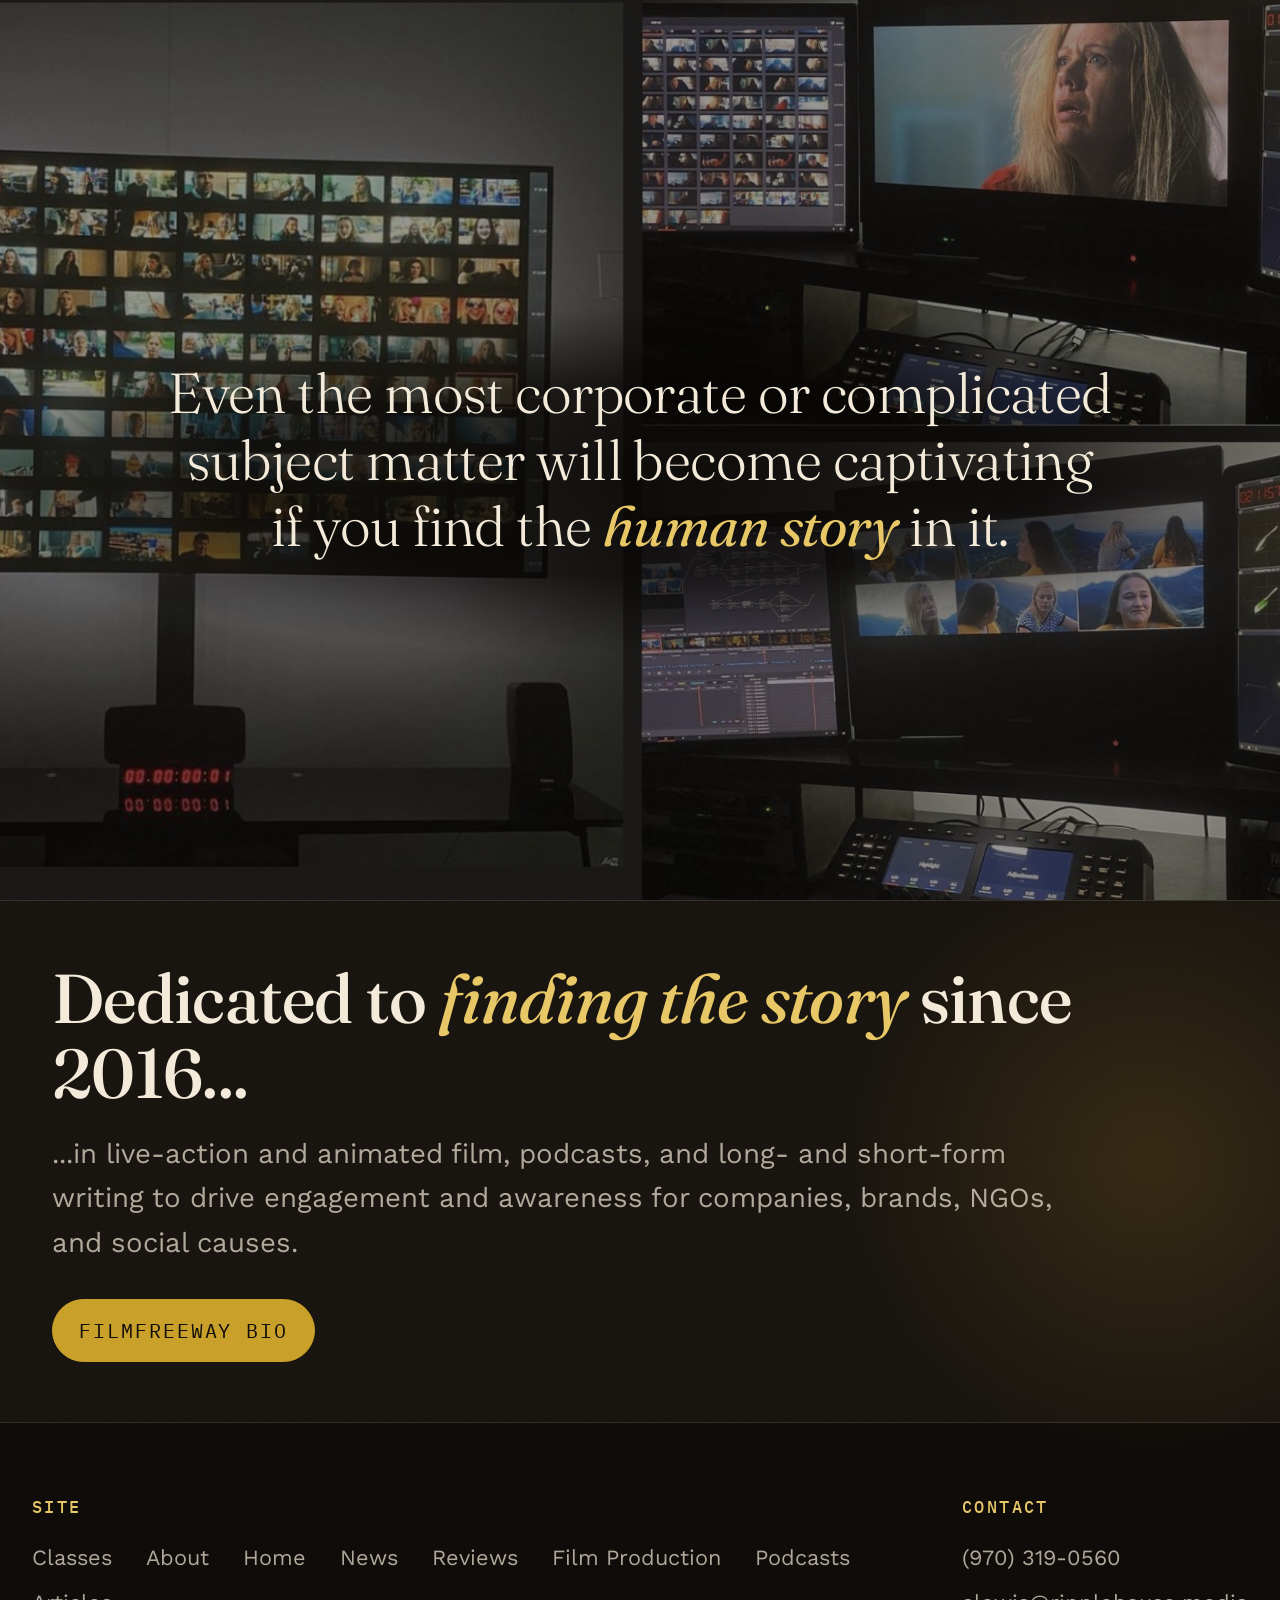
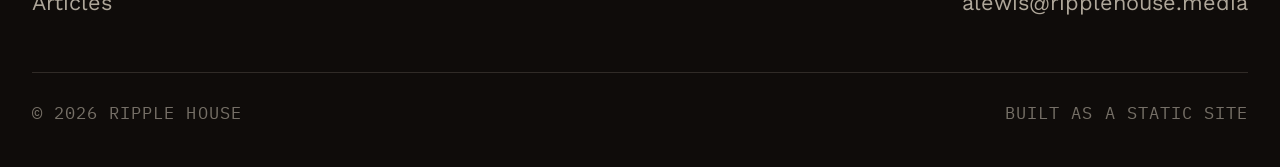
<file: index.html>
<!DOCTYPE html>
<html lang="en">
<head>
<meta charset="UTF-8">
<meta name="viewport" content="width=device-width, initial-scale=1.0">
<title>A.M. LEWIS: Film Producer, Podcaster, Storyteller</title>
<meta name="description" content="A.M. Lewis is focused on creating emotionally resonant narrative films that illuminate underrepresented experiences and foster empathy, connection, and meaningful dialogue.">
<!-- Social share preview (Open Graph + Twitter Card) — controls the
     title/description/thumbnail shown when this link is pasted into
     iMessage, Slack, Facebook, etc. Without these tags, apps that support
     them show nothing at all rather than falling back to <title>/
     <meta name="description"> above, so they're needed even though the
     text mostly repeats those two tags. Image is the existing site logo
     (media/logo.png, the same ripple-rings mark used for the nav lockup
     and favicons) — near-square, so "summary" is the correct Twitter card
     type rather than "summary_large_image" (meant for wide banner images). -->
<meta property="og:type" content="website">
<meta property="og:title" content="A.M. LEWIS: Film Producer, Podcaster, Storyteller">
<meta property="og:description" content="A.M. Lewis is focused on creating emotionally resonant narrative films that illuminate underrepresented experiences and foster empathy, connection, and meaningful dialogue.">
<meta property="og:image" content="media/logo.png">
<meta property="og:image:alt" content="A.M. Lewis">
<meta name="twitter:card" content="summary">
<meta name="twitter:title" content="A.M. LEWIS: Film Producer, Podcaster, Storyteller">
<meta name="twitter:description" content="A.M. Lewis is focused on creating emotionally resonant narrative films that illuminate underrepresented experiences and foster empathy, connection, and meaningful dialogue.">
<meta name="twitter:image" content="media/logo.png">
<link rel="preconnect" href="https://fonts.googleapis.com">
<!-- Favicon — cropped/downsized from the existing ripple-rings mark in
     media/logo.png (see .mission-glow/.mission-rings, the same motif used
     throughout the site), not a new graphic. -->
<link rel="icon" type="image/png" sizes="32x32" href="media/favicon-32.png">
<link rel="icon" type="image/png" sizes="16x16" href="media/favicon-16.png">
<link rel="apple-touch-icon" sizes="180x180" href="media/favicon-180.png">
<link rel="shortcut icon" href="media/favicon.ico">
<link rel="preload" as="image" href="media/set2_intro.jpg"><!-- intro background under the opening quote; preloaded so it is ready when the quote starts -->
<link rel="stylesheet" href="css/style.css">
</head>
<body class="intro-pending has-photo-bg">
<!-- PAGE BACKGROUND PHOTO: the color-suite "wall of frames" still
     (media/bg_color_suite.jpg), fixed behind the whole home page, softened
     and darkened so text stays readable (see "HOME PHOTO BACKGROUND" in
     css/style.css). Hidden during the quote intro; fades in at the exact
     moment the quote fades out and the reel fades in (js/main.js adds
     .is-bg-revealed to <body> in beginEntrance()). -->
<div class="page-photo-bg" aria-hidden="true"></div>
<!-- SESSION-BASED INTRO SKIP: if the visitor already saw the full entrance
     on this site session (Home was visited earlier — see the sessionStorage
     write below, and beginEntrance()/skipIntro in js/main.js), swap
     intro-pending for intro-skip right here, synchronously, before the
     parser reaches any visible markup below. Because this runs before first
     paint, none of the opacity/filter transitions those classes gate (see
     the INTRO rules and the "body.intro-skip" overrides in css/style.css)
     are ever perceived as animating — the chrome simply renders already in
     its settled state, exactly like the existing <noscript> trick just
     below uses CSS to achieve the same "avoid a flash of the wrong state"
     result for the no-JS case. A genuinely new site session (new tab that
     doesn't inherit sessionStorage, or the browser/tab having been closed)
     has nothing stored, so the flag read is false and the full entrance
     below runs exactly as before — nothing here changes that first-visit
     path. Wrapped in try/catch purely so a browser with storage disabled
     (e.g. private-mode edge cases) still gets the normal, safe first-visit
     experience rather than a script error. -->
<script>
(function () {
  try {
    var seen = sessionStorage.getItem('rh-intro-played') === '1';
    if (seen) {
      document.body.classList.remove('intro-pending');
      document.body.classList.add('intro-skip');
    }
    sessionStorage.setItem('rh-intro-played', '1');
  } catch (e) { /* storage unavailable — fall back to the normal first-visit intro */ }
})();
</script>
<!-- .intro-pending hides everything but the full-bleed hero background quote
     until js/main.js reveals the overlay reel (see css/style.css "INTRO" rules
     and main.js revealOverlay()). If JS is disabled, this noscript rule
     un-hides the chrome immediately so the page still works. Also covers
     .reveal-on-scroll (see the MISSION section below) — without JS, nothing
     ever adds .is-visible, so this forces it visible too. -->
<noscript><style>
  body.intro-pending .site-nav,
  body.intro-pending .tape-counter,
  body.intro-pending .hero-scrim,
  body.intro-pending .hero .grain,
  body.intro-pending .nav-controls{ opacity: 1 !important; transform: none !important; pointer-events: auto !important; }
  .reveal-on-scroll{ opacity: 1 !important; transform: none !important; }
</style></noscript>

<!-- ============================= NAV ============================= -->
<nav class="site-nav">
  <div class="container">
    <!-- Logo + wordmark lockup — both fade in together, at the exact same
         rate/duration, gated by the same body.intro-pending mechanism (see
         .site-nav .brand and .site-nav .brand-logo in css/style.css). No
         separate JS/animation for the logo; it rides the brand's existing
         t=0.000s/2.5s entrance exactly. -->
    <a href="index.html" class="brand-lockup">
      <img src="media/oscars.png" alt="" class="brand-logo">
      <span class="brand">A.M. Lewis</span>
    </a>
    <div class="nav-controls">
      <button class="nav-toggle" aria-label="Toggle menu" aria-expanded="false"><span></span></button>
      <ul class="nav-links">
        <li><a href="classes.html">Classes</a></li>
        <li class="has-submenu">
          <a class="nav-parent" role="button" tabindex="0" aria-haspopup="true">
            Accolades
            <span class="submenu-caret" aria-hidden="true"></span>
          </a>
          <ul class="submenu">
            <li><a href="news.html">In the News</a></li>
            <li><a href="reviews.html">Reviews</a></li>
          </ul>
        </li>
        <li><a href="index.html">Home</a></li>
        <li class="has-submenu">
          <a class="nav-parent" role="button" tabindex="0" aria-haspopup="true">
            Work
            <span class="submenu-caret" aria-hidden="true"></span>
          </a>
          <ul class="submenu">
            <li><a href="film.html">Film Production</a></li>
            <li><a href="podcasts.html">Podcasts</a></li>
            <li><a href="articles.html">Articles</a></li>
          </ul>
        </li>
        <li><a href="about.html">About</a></li>
      </ul>
    </div>
  </div>
</nav>

<!-- ============================= HERO ============================= -->
<!-- Full-bleed, full-height hero. No copy above the fold except the nav and the
     single CTA link below the overlay — matches the source site's stripped-back hero.
     Sequence (see js/main.js, driven by two local <video> elements — no external
     API/network dependency):
       1. The full-bleed background quote fades in from black over .5s, then
          reveals itself word by word at full brightness; nothing else on the
          page is visible while it plays (nav + brand hidden — see
          body.intro-pending rules in css/style.css).
       2. Once the last word lands and the underline draws in, it holds
          briefly. That settle is the ONLY trigger for what happens next:
          js/main.js beginEntrance(), at t=0.000s of the timeline below.
       3. t=0.000s: the settled quote starts dimming by 20% AND "A.M. Lewis"
          AND the navigation menu fade in in place — all three over exactly
          2.5s, ending together at t=2.500s.
          t=1.000s: the overlay video fades in over exactly 1s, ending at
          t=2.000s — muted, borderless, fully chromeless (no controls, not
          interactive), sized to roughly 70% of the window's width. This
          deliberately overlaps the brand/dim/nav animation above (unchanged
          from before). A small button on it lets the visitor unmute it
          manually.
          t=2.125s (.125s after that fade completes): the caption
          ("Entertainment Powering Empathy") — now positioned in the space
          below the reel, vertically centered between the reel's bottom edge
          and the bottom of the viewport, see .hero-below-reel — types
          itself out one character at a time (at 4.5x the base per-character
          rate) with a blinking cursor, which keeps blinking after typing
          finishes. At this exact same instant, the awards/logo scroller
          behind the caption (.awards-band) starts sliding on from the right
          and begins its continuous loop — see startAwardsScroll() in
          js/main.js. -->
<header class="hero">
  <!-- HERO BACKGROUND: ANIMATED QUOTE (replaces the old banner_web.mp4
       background reel). It fills the exact same full-bleed layer and plays
       the same role in the entrance timeline: js/main.js reveals it word by
       word, lets it settle, and that settle is the trigger for
       beginEntrance() (brand/nav fade in, this layer dims 20%, the overlay
       reel fades in over it). On a repeat Home visit this session
       (body.intro-skip) it simply appears already settled. main.js wraps
       each word in a span at runtime; without JS the sentence is shown
       whole. -->
  <div class="hero-bg-video hero-bg-quote">
    <blockquote class="hero-quote" id="hero-quote-el">
      <p class="hero-quote-text">Even the most corporate or complicated subject matter will become captivating if you find the <em>human story</em> in it.</p>
      <span class="hero-quote-rule" aria-hidden="true"></span>
    </blockquote>
  </div>
  <div class="hero-scrim"></div>
  <div class="grain"></div>

  <div class="hero-inner">
    <div class="hero-overlay">
      <!-- LOCAL OVERLAY VIDEO (2nd clip), muted by default with a manual unmute
           button. Fades in + autoplays via js/main.js beginEntrance(), at
           t=1.000s of the entrance timeline (see the HERO comment above). -->
      <div class="video-frame">
        <video id="hero-overlay-video-el" src="media/about_web.mp4" poster="media/about_poster.jpg" muted loop playsinline disablepictureinpicture disableremoteplayback preload="auto"></video>
        <button type="button" class="overlay-mute-toggle" aria-pressed="false" aria-label="Unmute video">
          <!-- speaker glyph with two toggled overlays: an "X" (shown while
               muted, the default) and sound-wave arcs (shown once unmuted).
               js/main.js toggles .is-on on this element on click — same
               mechanism as before, just a clearer icon. -->
          <svg class="mute-icon" viewBox="0 0 24 24" fill="none" stroke="currentColor" stroke-width="2" stroke-linecap="round" stroke-linejoin="round" aria-hidden="true" focusable="false">
            <polygon points="11 5 6 9 2 9 2 15 6 15 11 19 11 5"></polygon>
            <g class="mute-icon-muted">
              <line x1="23" y1="9" x2="17" y2="15"></line>
              <line x1="17" y1="9" x2="23" y2="15"></line>
            </g>
            <g class="mute-icon-on">
              <path d="M15.54 8.46a5 5 0 0 1 0 7.07"></path>
              <path d="M19.07 4.93a10 10 0 0 1 0 14.14"></path>
            </g>
          </svg>
        </button>
      </div>
    </div>

    <!-- Everything below the reel — the caption AND the awards/logo scroller
         behind it — lives in this wrapper, vertically centered in whatever
         space is left between the bottom of .video-frame above and the
         bottom of the viewport. js/main.js measures the reel's actual
         rendered bottom edge (positionBelowReel()) and sets this element's
         top offset accordingly, on load and on resize, since that edge
         moves with the reel's responsive/aspect-ratio-driven size. -->
    <div class="hero-below-reel">
      <!-- AWARDS / LOGO SCROLLER — purely decorative background layer, behind
           the caption. Stays off-screen (translated fully past the right
           edge) and not scrolling until js/main.js starts it — at the exact
           same t=2.125s moment the typewriter below begins (see
           beginEntrance()/typewriter()), never before. The list is
           duplicated back-to-back so the loop (0% -> -50% translateX) wraps
           with no visible seam. -->
      <div class="awards-band">
        <div class="awards-enter">
          <div class="awards-track">
            <div class="awards-set">
              <img class="awards-logo awards-logo-deadline" src="media/deadline.png" alt="Deadline">
              <img class="awards-logo awards-logo-wescreen" src="media/wescreen.png" alt="WeScreenplay">
              <img class="awards-logo awards-logo-ar" src="media/AR_logo.png" alt="AR">
              <img class="awards-logo awards-logo-kinship" src="media/Kinship_Logo.png" alt="Kinship: Culture Change for a Living Planet">
              <img class="awards-logo awards-logo-finalist" src="media/finalist.png" alt="3 Finalist Awards">
              <img class="awards-logo awards-logo-tsl" src="media/tsl.png" alt="TSL">
              <img class="awards-logo awards-logo-top" src="media/top.png" alt="Top 3% of discoverable projects on Coverfly">
              <img class="awards-logo awards-logo-brand" src="media/logo.png" alt="Ripple House">
              <img class="awards-logo awards-logo-overall" src="media/overall.png" alt="Overall: Top 3%, 03/07/2024">
            </div>
            <div class="awards-set" aria-hidden="true">
              <img class="awards-logo awards-logo-deadline" src="media/deadline.png" alt="">
              <img class="awards-logo awards-logo-wescreen" src="media/wescreen.png" alt="">
              <img class="awards-logo awards-logo-ar" src="media/AR_logo.png" alt="">
              <img class="awards-logo awards-logo-kinship" src="media/Kinship_Logo.png" alt="">
              <img class="awards-logo awards-logo-finalist" src="media/finalist.png" alt="">
              <img class="awards-logo awards-logo-tsl" src="media/tsl.png" alt="">
              <img class="awards-logo awards-logo-top" src="media/top.png" alt="">
              <img class="awards-logo awards-logo-brand" src="media/logo.png" alt="">
              <img class="awards-logo awards-logo-overall" src="media/overall.png" alt="">
            </div>
          </div>
        </div>
      </div>
      <!-- Typed out one character at a time by js/main.js typewriter(), starting
           at t=2.125s. aria-label carries the full phrase for screen readers
           immediately, regardless of animation state; the visible spans are
           aria-hidden since they're a redundant, purely visual effect. -->
      <a href="contact.html" class="hero-link" aria-label="STORYTELLING DRIVING ENGAGEMENT"><span class="typed-text" aria-hidden="true"></span><span class="typed-cursor" aria-hidden="true"></span></a>
    </div>
  </div>
</header>

<!-- ============================= MISSION ============================= -->
<!-- The page's "next chapter" beat: never visible in the first viewport
     (the hero above is a full 100vh), only revealed once the visitor
     scrolls past the "entertainment powering empathy" caption. Content is
     carried over verbatim from the reference bio screenshot; layout,
     typography and the ripple-rings motif are original to this page — see
     the MISSION comment block in css/style.css for the full rationale. -->
<section class="mission" id="about">
  <div class="mission-glow" aria-hidden="true"></div>
  <div class="mission-rings" aria-hidden="true">
    <span class="ring ring-1"></span>
    <span class="ring ring-2"></span>
    <span class="ring ring-3"></span>
  </div>
  <div class="grain" aria-hidden="true"></div>
  <div class="container">
    <div class="mission-inner reveal-on-scroll">
      <h2 class="mission-heading">Dedicated to <em>finding the story</em> since 2016...</h2>
      <p class="lede mission-copy">...in live-action and animated film, podcasts, and long- and short-form writing to drive engagement and awareness for companies, brands, NGOs, and social causes.</p>
      <!-- PLACEHOLDER: swap in A.M. Lewis's actual FilmFreeway bio URL -->
      <a href="https://filmfreeway.com/" target="_blank" rel="noopener" class="btn btn-solid btn-mission">FilmFreeway Bio</a>
    </div>
  </div>
</section>

<!-- ============================= FOOTER ============================= -->
<footer class="site-footer">
  <div class="container">
    <div class="footer-top">
      <div class="footer-cols">
        <div class="footer-col">
          <h4>Site</h4>
          <a href="classes.html">Classes</a>
          <a href="about.html">About</a>
          <a href="index.html">Home</a>
          <a href="news.html">News</a>
          <a href="reviews.html">Reviews</a>
          <a href="film.html">Film Production</a>
          <a href="podcasts.html">Podcasts</a>
          <a href="articles.html">Articles</a>
        </div>
        <div class="footer-col">
          <h4>Contact</h4>
          <a href="tel:+19703190560">(970) 319-0560</a>
          <a href="mailto:alewis@ripplehouse.media">alewis@ripplehouse.media</a>
        </div>
      </div>
    </div>
    <div class="footer-bottom">
      <span>© 2026 Ripple House</span>
      <span>Built as a static site</span>
    </div>
  </div>
</footer>

<!-- ============================= CONTACT DRAWER ============================= -->
<div class="contact-backdrop" id="contact-backdrop"></div>
<aside class="contact-drawer" id="contact-drawer">
  <button class="contact-drawer-close" aria-label="Close">✕</button>
  <div class="contact-avatar">
    <!-- PLACEHOLDER: images/contact-avatar.jpg (small circular headshot) -->
    Photo
  </div>
  <p class="intro">Send a message — I'll come back to you as soon as I can.</p>
  <form id="contact-form">
    <div class="field">
      <label for="name">Name</label>
      <input type="text" id="name" name="name" required>
    </div>
    <div class="field">
      <label for="email">Email address</label>
      <input type="email" id="email" name="email" required>
    </div>
    <div class="field">
      <label for="message">Your message</label>
      <textarea id="message" name="message" required></textarea>
    </div>
    <button type="submit" class="btn btn-solid" style="width:100%; justify-content:center;">Send message</button>
    <div class="form-msg success">Thanks for getting in touch — looking forward to speaking shortly.</div>
  </form>
  <p class="form-note">This demo form doesn't send email yet — connect it to a service like
    Formspree or Netlify Forms. See the README.</p>
</aside>

<div class="tape-counter"><span class="dot"></span><span class="reading">0:00</span></div>

<script src="js/main.js"></script>
</body>
</html>
</file>
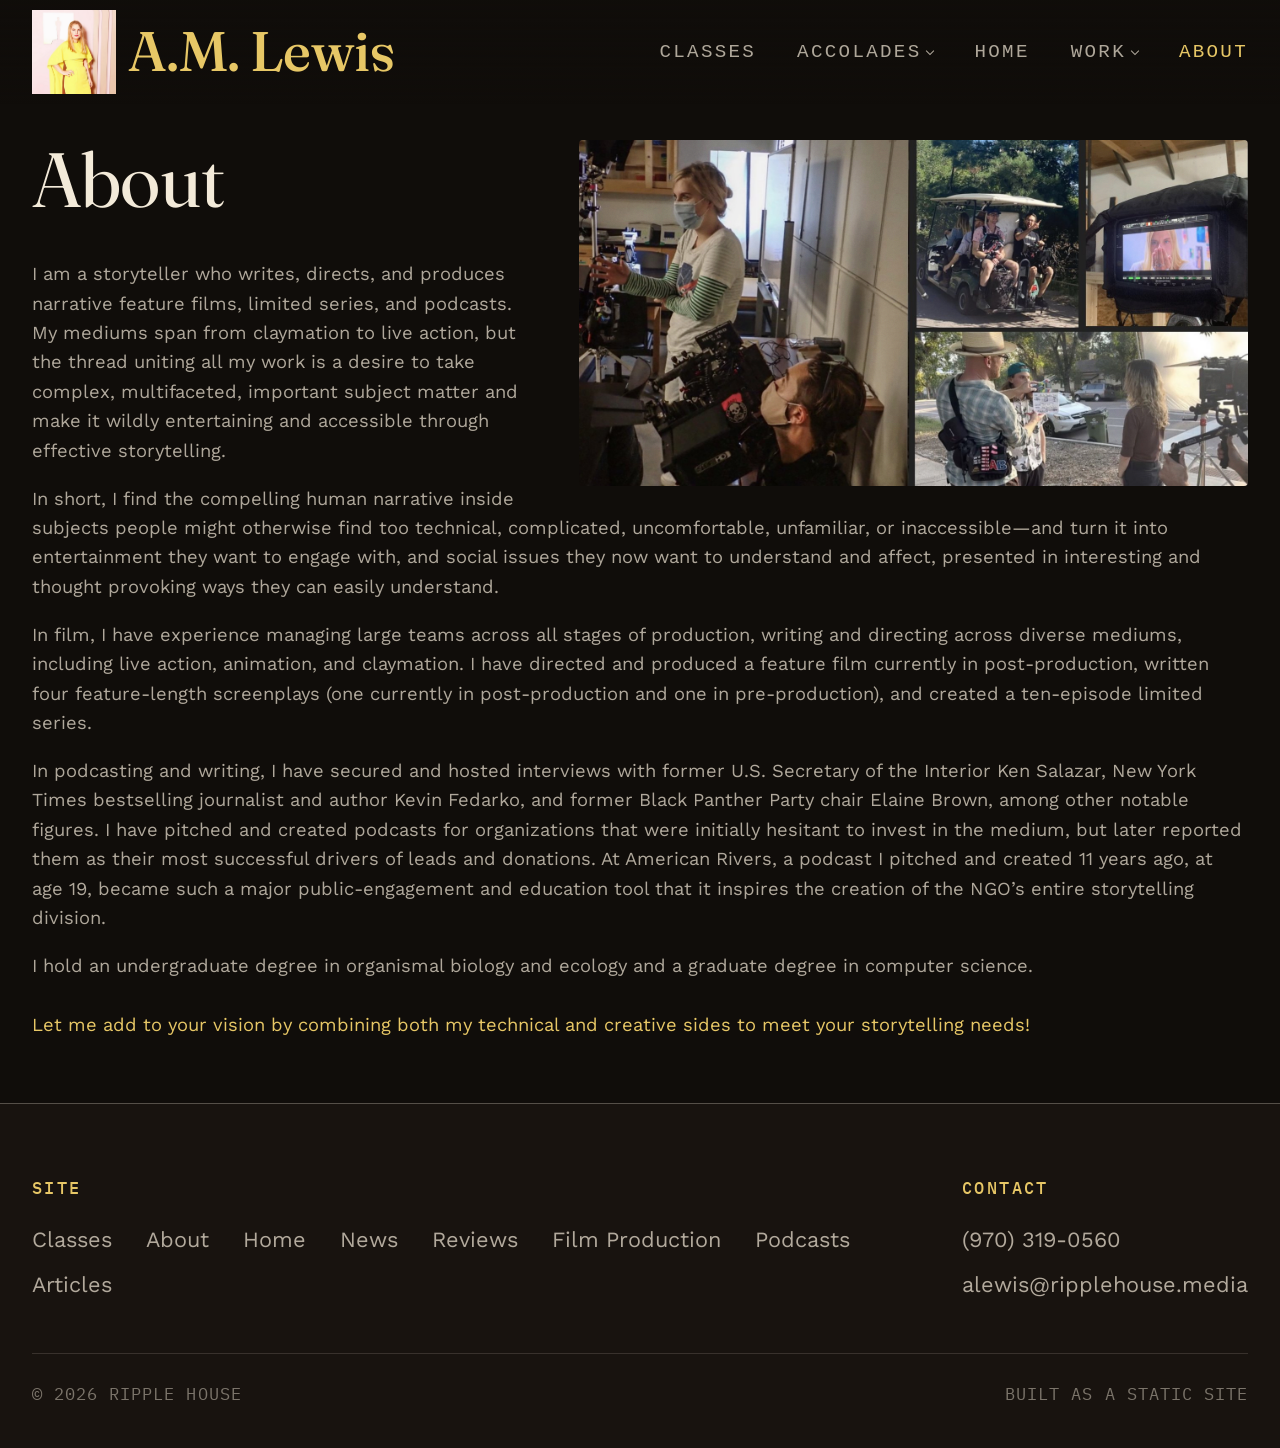
<file: about.html>
<!DOCTYPE html>
<html lang="en">
<head>
<meta charset="UTF-8">
<meta name="viewport" content="width=device-width, initial-scale=1.0">
<title>About | A.M. LEWIS: Film Producer, Podcaster, Storyteller</title>
<meta name="description" content="Writer, director, and producer creating socially impactful, emotionally resonant films — the mission, passion, and experience behind A.M. Lewis’s work.">
<link rel="preconnect" href="https://fonts.googleapis.com">
<!-- Favicon — cropped/downsized from the existing ripple-rings mark in
     media/logo.png (see .mission-glow/.mission-rings, the same motif used
     throughout the site), not a new graphic. -->
<link rel="icon" type="image/png" sizes="32x32" href="media/favicon-32.png">
<link rel="icon" type="image/png" sizes="16x16" href="media/favicon-16.png">
<link rel="apple-touch-icon" sizes="180x180" href="media/favicon-180.png">
<link rel="shortcut icon" href="media/favicon.ico">
<link rel="stylesheet" href="css/style.css">
</head>
<body>
<!-- No .intro-pending on this page's <body> — that class/timeline only
     applies to the homepage's freeze-frame hero (see js/main.js
     beginEntrance(), gated on the hero's own <video> elements existing).
     This page has no hero, so the nav should just be visible immediately,
     same as any other subpage. -->

<!-- ============================= NAV ============================= -->
<nav class="site-nav">
  <div class="container">
    <a href="index.html" class="brand-lockup">
      <img src="media/oscars.png" alt="" class="brand-logo">
      <span class="brand">A.M. Lewis</span>
    </a>
    <div class="nav-controls">
      <button class="nav-toggle" aria-label="Toggle menu" aria-expanded="false"><span></span></button>
      <ul class="nav-links">
        <li><a href="classes.html">Classes</a></li>
        <li class="has-submenu">
          <a class="nav-parent" role="button" tabindex="0" aria-haspopup="true">
            Accolades
            <span class="submenu-caret" aria-hidden="true"></span>
          </a>
          <ul class="submenu">
            <li><a href="news.html">In the News</a></li>
            <li><a href="reviews.html">Reviews</a></li>
          </ul>
        </li>
        <li><a href="index.html">Home</a></li>
        <li class="has-submenu">
          <a class="nav-parent" role="button" tabindex="0" aria-haspopup="true">
            Work
            <span class="submenu-caret" aria-hidden="true"></span>
          </a>
          <ul class="submenu">
            <li><a href="film.html">Film Production</a></li>
            <li><a href="podcasts.html">Podcasts</a></li>
            <li><a href="articles.html">Articles</a></li>
          </ul>
        </li>
        <li><a href="about.html">About</a></li>
      </ul>
    </div>
  </div>
</nav>

<!-- ============================= ABOUT — tabbed bio + cinematic reel =============================
     Two-column, full-viewport-height layout: tab-switched written content on
     the left (About / My Passion / Experience), a large local autoplaying
     video on the right — see the "ABOUT — tabbed bio + cinematic reel"
     block in css/style.css for the full styling rationale. -->
<section class="about-split">
  <!-- .about-right (video) comes before .about-left (text) here on purpose:
       it's floated right in CSS, and a float only affects normal-flow
       content that follows it in the markup — this ordering is what lets
       the writing wrap alongside the video while there's room, then
       expand back out to the full section width once it runs past the
       video's bottom edge. See the .about-right/.about-split comments in
       css/style.css. -->
  <div class="about-right">
    <div class="about-video-frame">
      <!-- poster: a still frame at the video's native 1920x1080 (16:9), so it
           fills/crops identically to the video itself under the ".about-video-frame
           video" sizing rules in style.css (object-fit:fill on a box pre-sized to
           that exact aspect ratio). This shows real content immediately on page
           load instead of a blank frame while the video buffers — added to reduce
           the perceived delay before anything appears. about_web.mp4 itself was
           also re-encoded (same 79.68s length/quality target, scaled to a size
           matched to how large it actually ever renders on screen instead of full
           1920x1080) to cut its file size roughly in half, so less data has to
           download before it can start playing too. -->
      <img class="about-frame-img" src="media/set1_web.jpg" alt="A.M. Lewis at work: directing on set beside a RED camera operator, a crew riding to location, a monitor showing an actor's close-up, and slating an outdoor scene" width="1600" height="822">
      <div class="grain" aria-hidden="true"></div>
    </div>
  </div>

  <div class="about-left">
    <header class="about-head">
      <h1>About</h1>
    </header>

    <div class="about-panels">
      <div class="about-panel" id="about-panel-about" data-panel="about">
        <p class="lede">I am a storyteller who writes, directs, and produces narrative feature films, limited series, and podcasts. My mediums span from claymation to live action, but the thread uniting all my work is a desire to take complex, multifaceted, important subject matter and make it wildly entertaining and accessible through effective storytelling.</p>
        <p class="lede">In short, I find the compelling human narrative inside subjects people might otherwise find too technical, complicated, uncomfortable, unfamiliar, or inaccessible—and turn it into entertainment they want to engage with, and social issues they now want to understand and affect, presented in interesting and thought provoking ways they can easily understand.</p>
        <p class="lede">In film, I have experience managing large teams across all stages of production, writing and directing across diverse mediums, including live action, animation, and claymation. I have directed and produced a feature film currently in post-production, written four feature-length screenplays (one currently in post-production and one in pre-production), and created a ten-episode limited series.</p>
        <p class="lede">In podcasting and writing, I have secured and hosted interviews with former U.S. Secretary of the Interior Ken Salazar, New York Times bestselling journalist and author Kevin Fedarko, and former Black Panther Party chair Elaine Brown, among other notable figures. I have pitched and created podcasts for organizations that were initially hesitant to invest in the medium, but later reported them as their most successful drivers of leads and donations. At American Rivers, a podcast I pitched and created 11 years ago, at age 19, became such a major public-engagement and education tool that it inspires the creation of the NGO’s entire storytelling division.</p>
        <p class="lede">I hold an undergraduate degree in organismal biology and ecology and a graduate degree in computer science.</p>
        <p class="lede about-cta">Let me add to your vision by combining both my technical and creative sides to meet your storytelling needs!</p>
      </div>
    </div>
  </div>
</section>

<!-- ============================= FOOTER ============================= -->
<footer class="site-footer">
  <div class="container">
    <div class="footer-top">
      <div class="footer-cols">
        <div class="footer-col">
          <h4>Site</h4>
          <a href="classes.html">Classes</a>
          <a href="about.html">About</a>
          <a href="index.html">Home</a>
          <a href="news.html">News</a>
          <a href="reviews.html">Reviews</a>
          <a href="film.html">Film Production</a>
          <a href="podcasts.html">Podcasts</a>
          <a href="articles.html">Articles</a>
        </div>
        <div class="footer-col">
          <h4>Contact</h4>
          <a href="tel:+19703190560">(970) 319-0560</a>
          <a href="mailto:alewis@ripplehouse.media">alewis@ripplehouse.media</a>
        </div>
      </div>
    </div>
    <div class="footer-bottom">
      <span>© 2026 Ripple House</span>
      <span>Built as a static site</span>
    </div>
  </div>
</footer>

<script src="js/main.js"></script>
</body>
</html>
</file>
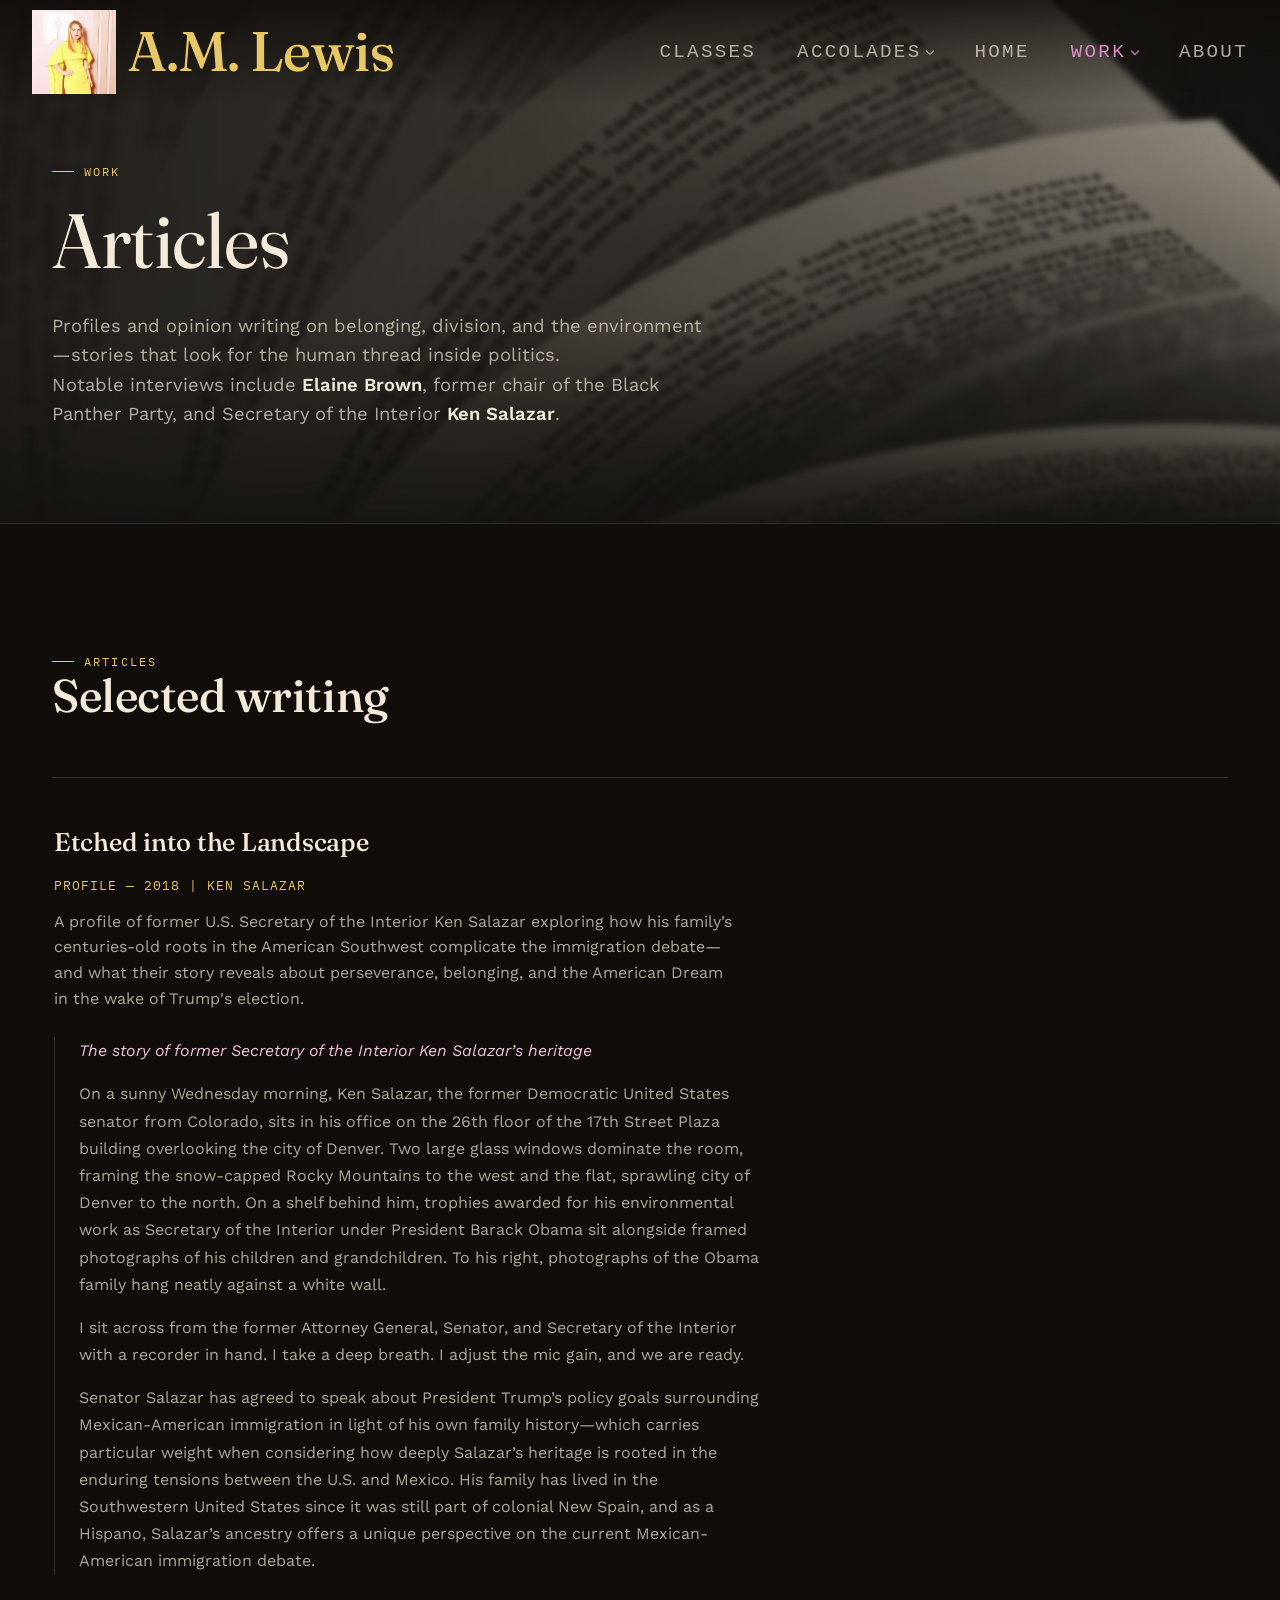
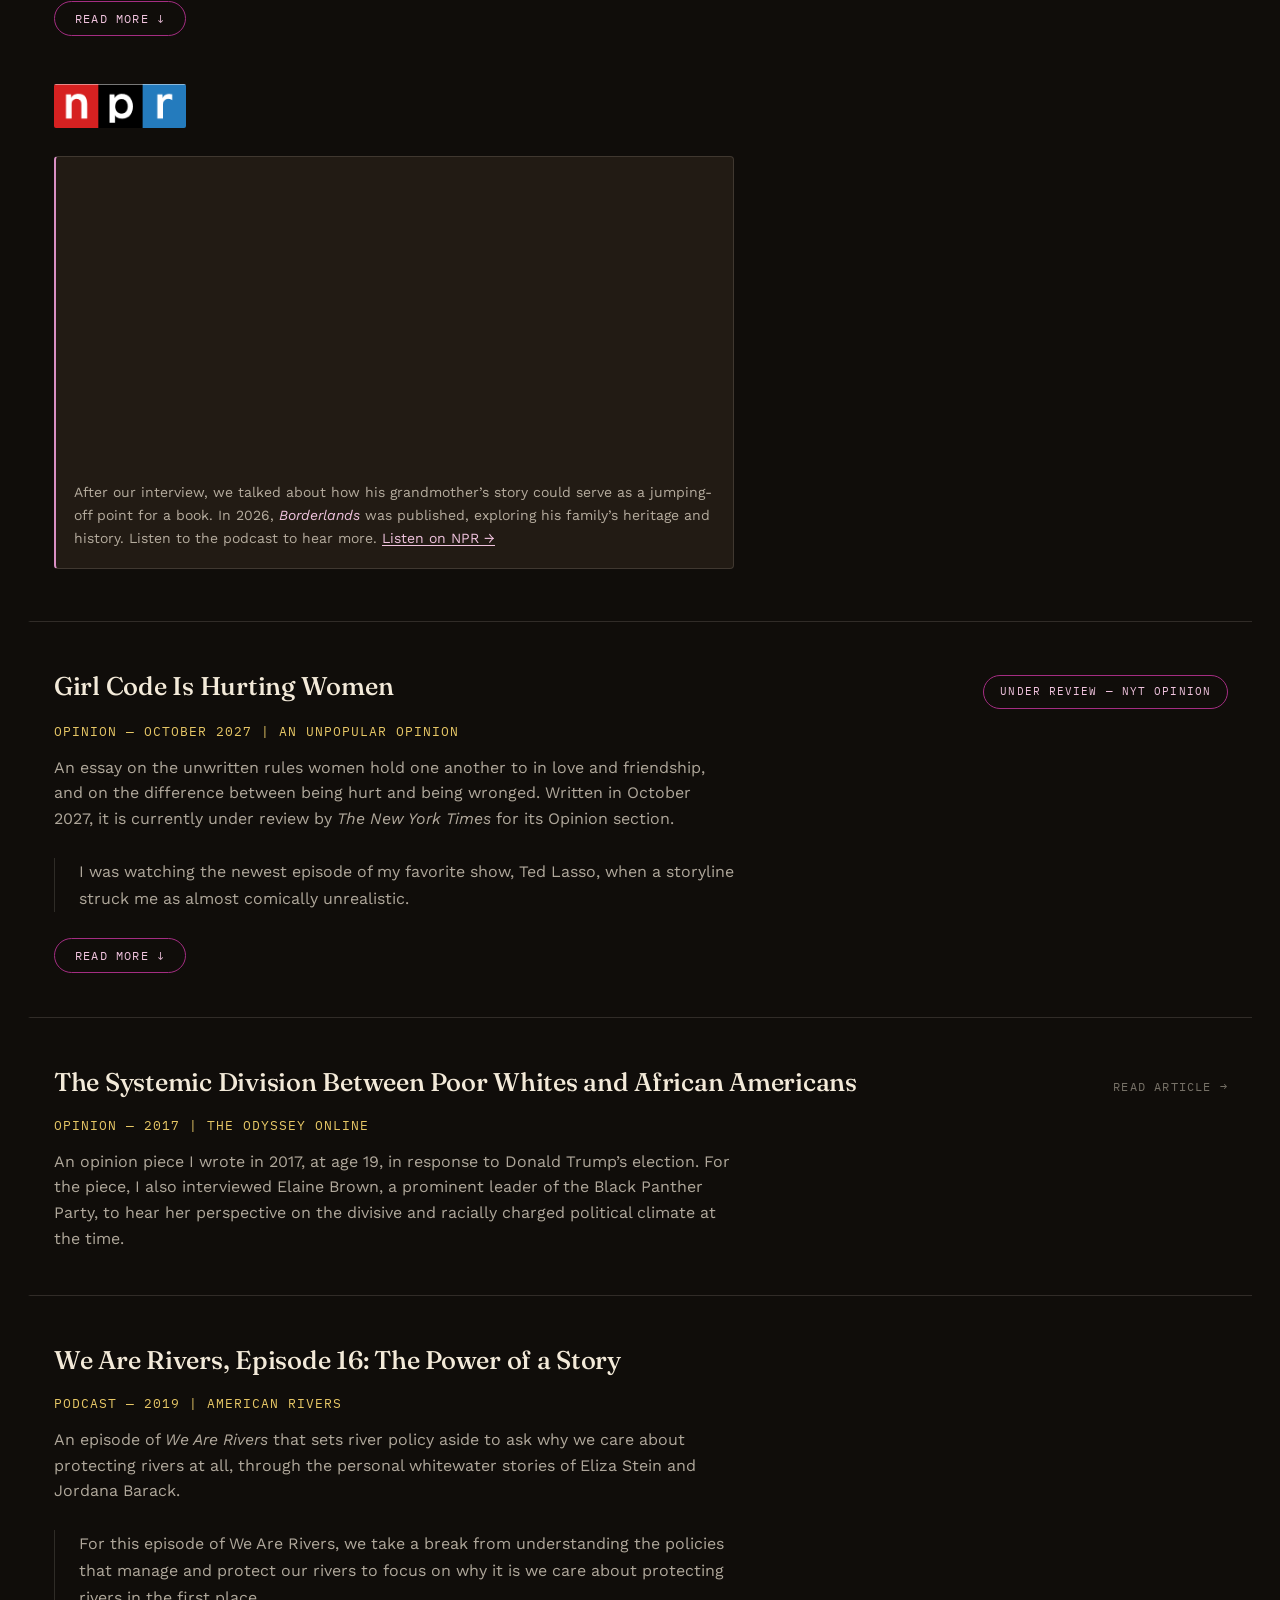
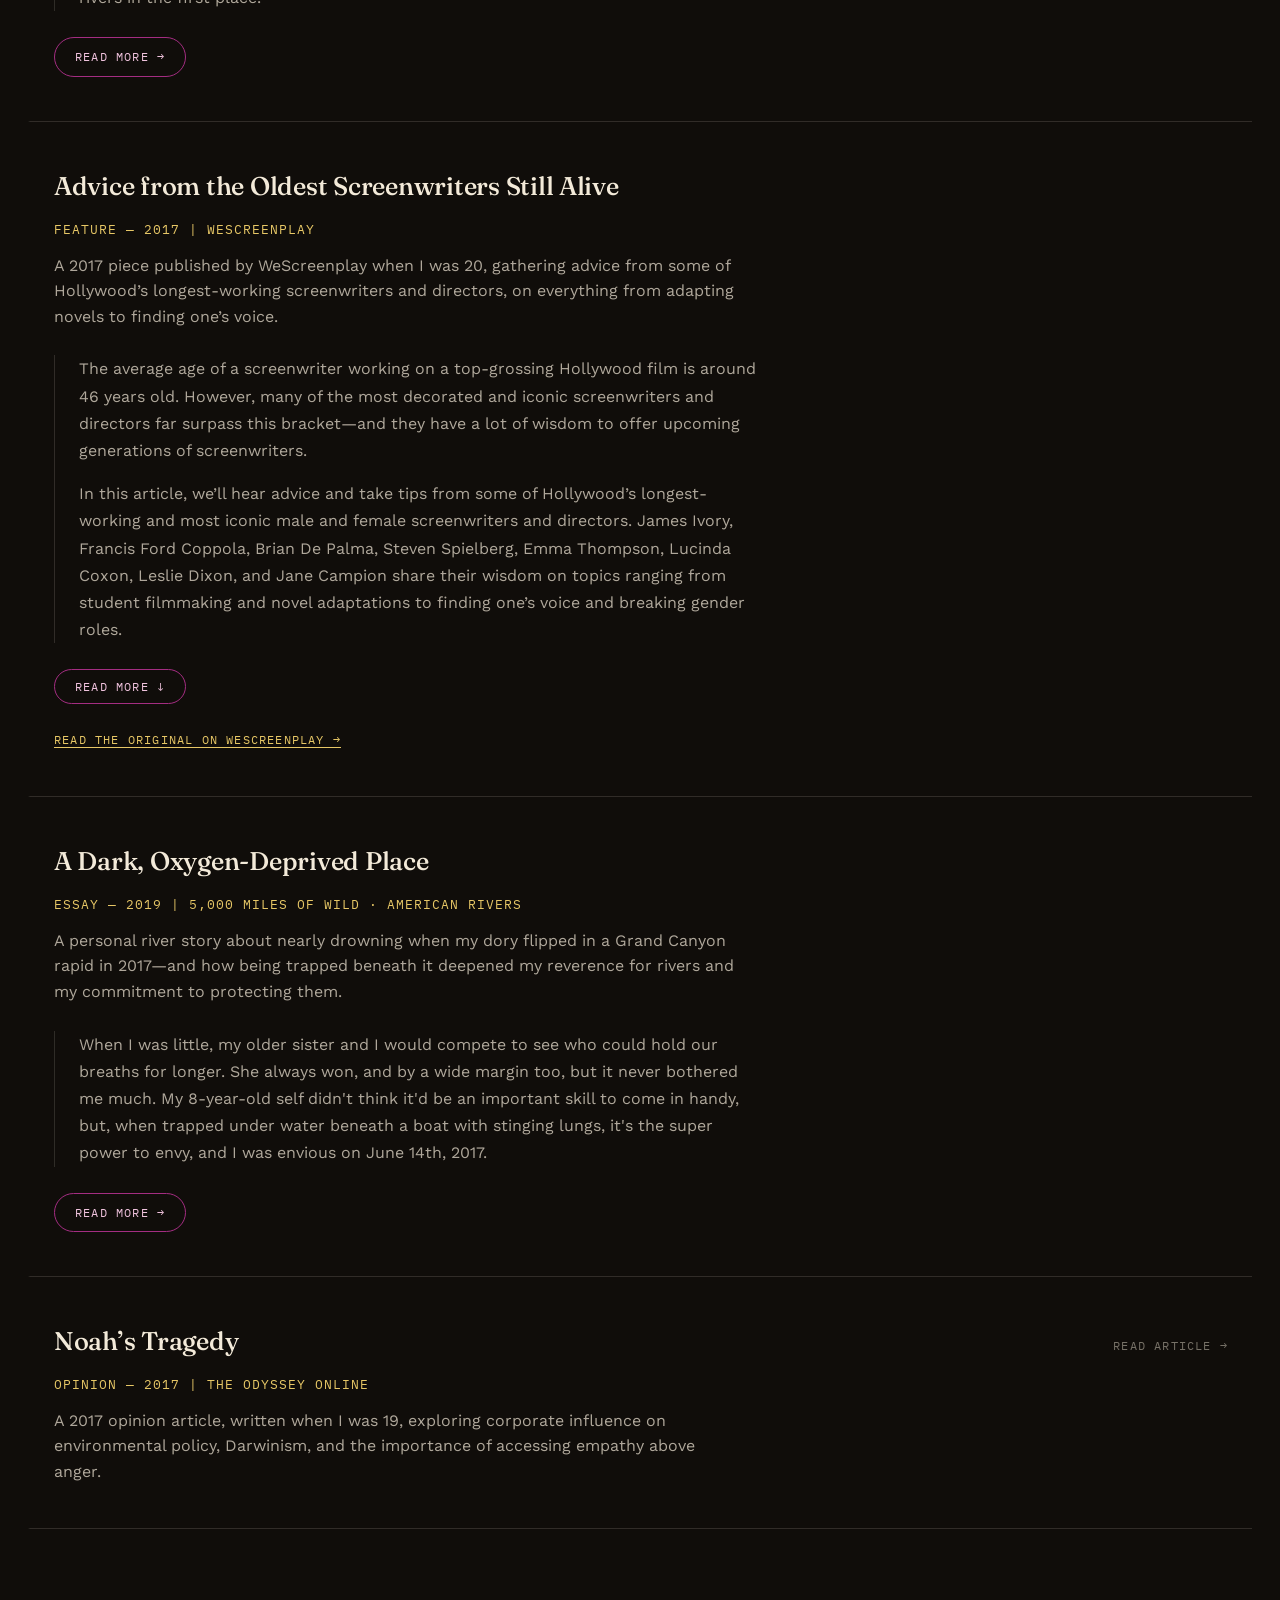
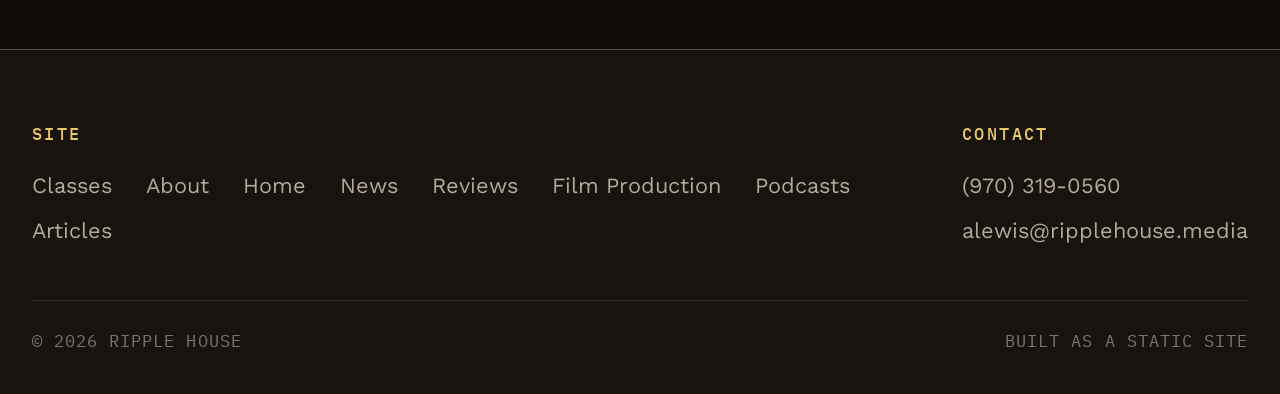
<file: articles.html>
<!DOCTYPE html>
<html lang="en">
<head>
<meta charset="UTF-8">
<meta name="viewport" content="width=device-width, initial-scale=1.0">
<title>Articles | A.M. LEWIS: Film Producer, Podcaster, Storyteller</title>
<meta name="description" content="Long- and short-form writing by A.M. Lewis — a profile of former Secretary of the Interior Ken Salazar and opinion pieces on politics, race, and the environment.">
<link rel="preconnect" href="https://fonts.googleapis.com">
<!-- Favicon — cropped/downsized from the existing ripple-rings mark in
     media/logo.png (see .mission-glow/.mission-rings, the same motif used
     throughout the site), not a new graphic. -->
<link rel="icon" type="image/png" sizes="32x32" href="media/favicon-32.png">
<link rel="icon" type="image/png" sizes="16x16" href="media/favicon-16.png">
<link rel="apple-touch-icon" sizes="180x180" href="media/favicon-180.png">
<link rel="shortcut icon" href="media/favicon.ico">
<link rel="stylesheet" href="css/style.css">
</head>
<body>
<!-- No .intro-pending on this page's <body> — same as about.html, that
     class/timeline only applies to the homepage's freeze-frame hero. This
     page has no hero, so the nav is visible immediately, same as About. -->

<!-- ============================= NAV ============================= -->
<nav class="site-nav">
  <div class="container">
    <a href="index.html" class="brand-lockup">
      <img src="media/oscars.png" alt="" class="brand-logo">
      <span class="brand">A.M. Lewis</span>
    </a>
    <div class="nav-controls">
      <button class="nav-toggle" aria-label="Toggle menu" aria-expanded="false"><span></span></button>
      <ul class="nav-links">
        <li><a href="classes.html">Classes</a></li>
        <li class="has-submenu">
          <a class="nav-parent" role="button" tabindex="0" aria-haspopup="true">
            Accolades
            <span class="submenu-caret" aria-hidden="true"></span>
          </a>
          <ul class="submenu">
            <li><a href="news.html">In the News</a></li>
            <li><a href="reviews.html">Reviews</a></li>
          </ul>
        </li>
        <li><a href="index.html">Home</a></li>
        <li class="has-submenu">
          <a class="nav-parent" role="button" tabindex="0" aria-haspopup="true">
            Work
            <span class="submenu-caret" aria-hidden="true"></span>
          </a>
          <ul class="submenu">
            <li><a href="film.html">Film Production</a></li>
            <li><a href="podcasts.html">Podcasts</a></li>
            <li><a href="articles.html">Articles</a></li>
          </ul>
        </li>
        <li><a href="about.html">About</a></li>
      </ul>
    </div>
  </div>
</nav>

<!-- ============================= PAGE HEADER =============================
     Same .page-header + pink ripple treatment as screenplays.html (reuses the
     .screenplays-header scoping rules in css/style.css). -->
<header class="page-header screenplays-header articles-header">
  <!-- Banner photo (media/articles_web.jpg, a web-sized copy of media/articles.png) — blurred and darkened behind the title; see "Articles banner" in css/style.css. -->
  <div class="articles-banner" aria-hidden="true"></div>
  <div class="grain" aria-hidden="true"></div>
  <div class="container page-header-inner">
    <span class="eyebrow">Work</span>
    <h1>Articles</h1>
    <p class="lede">Profiles and opinion writing on belonging, division, and the environment—stories that look for the human thread inside politics.<br>
    Notable interviews include <strong>Elaine Brown</strong>, former chair of the Black Panther Party, and Secretary of the Interior <strong>Ken Salazar</strong>.</p>
  </div>
</header>

<!-- ============================= ARTICLE LIST =============================
     Same bordered-row list as screenplays.html (.screenplay-list /
     .screenplay-entry). The Salazar profile is published here in full: the
     first three paragraphs show, and a "Read more" toggle (js/main.js,
     "Article expand") reveals the rest. The two Odyssey pieces are whole-row
     links to the published articles. -->
<section class="section screenplay-section">
  <div class="container">
    <div class="section-head">
      <span class="eyebrow">Articles</span>
      <h2>Selected writing</h2>
    </div>
    <div class="screenplay-list reveal-on-scroll">

      <article class="screenplay-entry article-entry">
        <div class="screenplay-entry-head">
          <h3 class="screenplay-title">Etched into the Landscape</h3>
        </div>
        <p class="screenplay-meta">Profile — 2018 | Ken Salazar</p>
        <p class="article-summary">A profile of former U.S. Secretary of the Interior Ken Salazar exploring how his family’s centuries-old roots in the American Southwest complicate the immigration debate—and what their story reveals about perseverance, belonging, and the American Dream in the wake of Trump's election.</p>
        <div class="article-body">
          <p class="article-dek"><em>The story of former Secretary of the Interior Ken Salazar’s heritage</em></p>
          <p>On a sunny Wednesday morning, Ken Salazar, the former Democratic United States senator from Colorado, sits in his office on the 26th floor of the 17th Street Plaza building overlooking the city of Denver. Two large glass windows dominate the room, framing the snow-capped Rocky Mountains to the west and the flat, sprawling city of Denver to the north. On a shelf behind him, trophies awarded for his environmental work as Secretary of the Interior under President Barack Obama sit alongside framed photographs of his children and grandchildren. To his right, photographs of the Obama family hang neatly against a white wall.</p>
          <p>I sit across from the former Attorney General, Senator, and Secretary of the Interior with a recorder in hand. I take a deep breath. I adjust the mic gain, and we are ready.</p>
          <p>Senator Salazar has agreed to speak about President Trump’s policy goals surrounding Mexican-American immigration in light of his own family history—which carries particular weight when considering how deeply Salazar’s heritage is rooted in the enduring tensions between the U.S. and Mexico. His family has lived in the Southwestern United States since it was still part of colonial New Spain, and as a Hispano, Salazar’s ancestry offers a unique perspective on the current Mexican-American immigration debate.</p>
          <div class="article-more" id="salazar-more" hidden>
            <p>He thanks me for my interest in his perspective and begins:</p>
            <p>“On the questions of the wall between the United States and Mexico, I think it is a shameful initiative by the President of the United States and others who support that effort, and I think it’s partly based on the misconception between the reality of the history of our country and the relationship with Mexico and mis-assumptions that are made about that relationship and that history.”</p>
            <p>By this, Senator Salazar means:</p>
            <p>“There are many people in this country who are anti-immigrant, who look at Mexicans and Mexican-Americans as recent arrivals into this country, but the fact is that people like my family have been here for multiple generations and were here long before any of the Southwest was part of the United States.”</p>
            <p>In the late 1500s, Spain founded the city of Santa Fe, New Mexico. Around this time, the Senator’s family came to live in what is now northern New Mexico. The Southwest was part of New Spain for more than two centuries before Mexico won its independence in 1821. Then, in 1848, after the Mexican-American War, vast stretches of what are now Arizona, Utah, Nevada, California, Colorado, Wyoming, and New Mexico became part of the United States. Mexican families faced a hard choice: immigrate back to Mexico or become U.S. citizens. Most remained tied to their land on what was now U.S. soil, as Senator Salazar’s family did.</p>
            <p>After the Mexican-American War, the Treaty of Guadalupe Hidalgo addressed citizenship and land rights for Mexicans living in the newly acquired territories, but the “annexed Mexicans became a conquered people living in the Southwest,” Salazar says.</p>
            <p>This historical context is important to consider because, as he explains:</p>
            <p>“The story for Mexican-Americans in the Southwest is interwoven with the reality of what transpired from the time of the Mexican-American War all the way to the current time. They found themselves as people who had been conquered, living in the Southwestern part of the United States and struggling in many ways for survival, as my grandmother and my grandfather did, and serving as my parents did.”</p>
            <p>Salazar’s grandparents were Antonia Cantu and Juan Bautista Salazar. He speaks about them with intense respect and admiration. Throughout their lives, Antonia and Juan Salazar had little wealth or resources, but within their struggle, Salazar finds something extraordinary:</p>
            <p>“What I find so inspiring about her and my grandparents is that against all odds, they were able to keep going with great faith that, somehow, the life that they were living would create a better life for their children… And they lived a very hard life.”</p>
            <p>But they never lost hope, despite one of the greatest devastations imaginable: losing five of their eight children.</p>
            <p>The couple lost their first child while trying to carve a path for their future by homesteading 160 acres of remote land in Colorado. Their five-year-old son, Willy, became extremely ill. In order to acquire title to the land under the Homestead Act, they had to make improvements to it, and so, on the day Willy became ill in 1920, Juan was laboring to fence the property.</p>
            <p>That night, Willy began screaming in agony: “Ay mama, ay papa, ay dios!”—Oh mom, oh dad, oh God.</p>
            <p>The next day, they put him in a horse-drawn wagon and set out for the nearest doctor. On the way, he continued crying out: “Ay mama, ay papa, ay dios!”</p>
            <p>A mile before they reached the doctor’s office, Antonia held Willy as he opened his big blue eyes and said one more time, “Ay mama, ay papa, ay dios,” and died in her arms.</p>
            <p>Talking about his grandmother Antonia, Senator Salazar’s tone becomes tender and nostalgic.</p>
            <p>“Through her history, I learned a lot about her life and the struggles she had been through.”</p>
            <p>Antonia was born May 10, 1884, and passed away in 1969, when Senator Salazar was 14 years old. During those beginning years of Salazar’s life, she lived with him and his parents on the same ranch where she had been born 85 years earlier.</p>
            <p>Looking past me, out the window at the sprawling city of Denver, Salazar reminisces:</p>
            <p>“I often thought about what it was that kept her going… I would always think to myself: what is it that this wonderful strong woman had about her that kept her going, that gave her faith for the future? What kept her going through the 20s, through the depression of the 30s, through the tough times in the nation: World War Two, The Korean War, and so on?</p>
            <p>“My answer is that she had strong faith that her surviving children…my father and two sisters…would somehow have a better life than that, a life with improved conditions than the ones she had…</p>
            <p>“My [own] parents raised eight children who all became college graduates, and I know that when my uncle Willy was dying in her arms, she could not have foreseen the fact that many years later, all of her surviving son’s children would graduate from college, that one of them would become a member of the U.S. House of Representatives, the others would become teachers and doctors, and a whole host of other things, and I, as one of the sons, would become a United States Senator and the Secretary of the Interior, and that faith about the future is a faith that I think of as enduring, and that I hope can be recaptured and re-instilled into the story of America.”</p>
            <p>Understanding the Southwest’s history, and families like the Salazars, introduces real nuance into an “Us vs. Them” American mentality.</p>
            <p>Senator Salazar notes:</p>
            <p>“I think, since the immigration debate has been such a divisive issue over the last 30 years, there is a lack of understanding of that history, and I hope that my grandparents’ story, in some ways, elucidates a rich history and one which tells a story about people who have been rooted in the landscapes for centuries that [are] now the United States.”</p>
            <p>Knowing the Southwest’s history, and walking down the colorful streets of Santa Fe, New Mexico, with chili peppers festooned on nearly every lamppost, one understands that the Spanish conversations, highway names, and food are not recent arrivals or a <em>takeover of American culture</em>, but the products of centuries of history and a deep and powerful merging of cultures.</p>
            <p>The contributions and sacrifices of Mexican-American citizens need to be understood and appreciated.</p>
            <p>“What makes sense as a society, as a nation, is to elevate the understanding of the history and contributions of Mexican-Americans in the Southwest… Everybody’s history needs to have a sense of being, because that’s who we are.”</p>
            <p>There is a short pause before he slowly paints a nostalgic and warm picture:</p>
            <p>“As you look out the front steps of my family’s house in the San Luis Valley, you see the mountains that are named after those who have settled the Southwest. The Sangre De Cristo Mountains to the East, the San Juan mountains on the West. The rivers are named Spanish names, such as the Rio Grande, the San Juan, the San Antonio River, so the history of our ancestors is etched into the landscape of the Southwest, and that’s true for Texas, New Mexico, California, Arizona, Nevada, Colorado, and all of what is now the Southwestern part of the United States.”</p>
            <p>Salazar also describes the Trump administration’s proposal to build a wall between the United States and Mexico as arising, in part, from a misunderstanding of the “push-pull of the economics between the United States and Mexico.”</p>
            <p>Throughout U.S. history, the country has at times incentivized Mexican immigration for economic reasons.</p>
            <p>“In World War Two and the Korean War, for agriculture and a whole host of other things, there has been a pull from the U.S. for these people to come here. Then, when the economy has gotten bad, there is a policy decision to try to push them out. So we’ve had a very broken system of immigration.”</p>
            <p>In other words, Mexican workers have at times been encouraged to enter the United States, establishing roots and families, only to face pressure to leave as political and economic conditions changed.</p>
            <p>Salazar sees contemporary undocumented immigration as an evolving “economic reality” that is also frequently misunderstood.</p>
            <p>“There are huge economic benefits that these undocumented workers are providing to the people here in this country… These are people who are working and contributing in a major way to the economy of the United States.”</p>
            <p>He continues:</p>
            <p>“The demographic statistics have shown that illegal immigration across the border is significantly down from what it was in the 1990s and before… so the real question to me is how do we as a society treat these people in a humane fashion and not create an underclass of people who live in the shadows of our society, and that is in fact what has happened.”</p>
            <p>For a moment, both Salazar and I pause. I take the opportunity to read the inscription on one of the impressive trophies behind him, and I begin to think about his grandmother.</p>
            <p>“What would she say if she could know all that you have accomplished? All that her pain, perseverance, and strength had allowed?”</p>
            <p>There is a moment of silence before Senator Salazar answers:</p>
            <p>“She would give great accolades to the values that have helped my family achieve what they have achieved. Values of hard work, education, love for community, love for the land: the place from where we come, and a sense of adventure, determination, and perseverance.”</p>
            <p>My next question carries a lot of weight, so I phrase it in my head before asking:</p>
            <p>“And what do you think your success says of the American dream?”</p>
            <p>There is another pause.</p>
            <p>“I think the American dream is alive and well, but I think that we have leaders in the United States today that are not very helpful of keeping the American dream alive. If you start from the basic premise that every child, no matter their gender, their race, their ethnicity, their background, their economic circumstance, has a god-given ability to become somebody great… and everybody can be great in different ways... and if the right environment is created around a person, then the person will flower to their greatest potential.”</p>
            <p>“But if that environment isn’t created, then it’s hard to expect that everyone born into poverty, abuse, or other adversities will be able to persevere through the trauma?”</p>
            <p>“I think you summed it up well, and I think the government has a responsibility, and as an expression of the common good, to make sure that the conditions around a child allow that opportunity to be created for that person. And it goes beyond a child, it goes to everybody… Everybody has to be understood of having the human spirit that I think transcends everything, and its humans that put the limitation on that spirit, and we as humans ought not to be supporting governments, in my view, that diminishes the human spirit.”</p>
            <p>And that is the end of our interview.</p>
            <p>I exhale, and I am thinking of Antonia Cantu Salazar.</p>
            <p>We pose for a picture in front of the long windows overlooking Denver to the north and the Rocky Mountains to the west. His secretary, Velina, snaps the photo. Afterward, we pause and look toward the horizon, where a yellow haze dominates.</p>
            <p>It’s ground-level smog from industrialization.</p>
            <p>I hope the camera didn’t pick it up.</p>
            <p>It probably did, but that’s not the point.</p>
            <p>The point is that from our view on the 26th floor of the 17th Street Plaza building, we can see the consequences of American development—both the progress and the sacrifices—and what are we to say?</p>
            <p>The smog is an allegory. It sums up our conversation.</p>
            <p>There has been immense pain in U.S. development and breakthrough, but there has also been immense beauty and perseverance in the human spirit.</p>
            <p>What are we to say of progress and sacrifice?</p>
          </div>
        </div>
        <button type="button" class="article-toggle" aria-expanded="false" aria-controls="salazar-more">Read more <span aria-hidden="true">&darr;</span></button>
        <div class="article-audio-logo">
          <img src="media/npr.png" alt="NPR" width="300" height="100">
        </div>
        <figure class="article-audio">
          <iframe src="https://www.npr.org/player/embed/nx-s1-5903275/nx-s1-9888369" width="100%" height="290" frameborder="0" scrolling="no" loading="lazy" title="NPR embedded audio player: Diplomat Ken Salazar on his memoir, Borderlands: My Fight For an Inclusive America"></iframe>
          <figcaption class="article-audio-note">After our interview, we talked about how his grandmother’s story could serve as a jumping-off point for a book. In 2026, <em>Borderlands</em> was published, exploring his family’s heritage and history. Listen to the podcast to hear more. <a href="https://www.npr.org/2026/08/15/nx-s1-5903275/diplomat-ken-salazar-on-his-memoir-borderlands-my-fight-for-an-inclusive-america" target="_blank" rel="noopener">Listen on NPR&nbsp;&rarr;</a></figcaption>
        </figure>
      </article>

      <article class="screenplay-entry article-entry">
        <div class="screenplay-entry-head">
          <h3 class="screenplay-title">Girl Code Is Hurting Women</h3>
          <span class="screenplay-badge">Under Review — NYT Opinion</span>
        </div>
        <p class="screenplay-meta">Opinion — October 2027 | An Unpopular Opinion</p>
        <p class="article-summary">An essay on the unwritten rules women hold one another to in love and friendship, and on the difference between being hurt and being wronged. Written in October 2027, it is currently under review by <em>The New York Times</em> for its Opinion section.</p>
        <div class="article-body">
          <p>I was watching the newest episode of my favorite show, Ted Lasso, when a storyline struck me as almost comically unrealistic.</p>
          <div class="article-more" id="girlcode-more" hidden>
            <p>When Roy wants to get back together with Keeley, his on-again, off-again love, she tells him to date other women first, to make sure he isn’t just putting her on a pedestal.</p>
            <p>So he does. And, plot twist: he finds a girlfriend. Keeley is, unsurprisingly, devastated and jealous.</p>
            <p>Eventually, the new girlfriend realizes Roy is still in love with Keeley. She points this out for his own edification while graciously stepping aside: “You deserve to be with the woman you love.”</p>
            <p>She then asks why Roy pursued her if he was still in love with Keeley.</p>
            <p>Because, Roy explains, Keeley told him to date other women.</p>
            <p>She is immediately and completely understanding, even acting as a quasi-therapist for Roy, helping him understand his own emotions. More than that, she immediately proceeds to adore Keeley, going out of her way to help her for no other reason than: “Anything for Keeley!”</p>
            <p>I’m sorry. What woman is this?</p>
            <p>Not because I think that kindness is impossible.</p>
            <p>But because I’ve been on both sides of this equation, and it is hellishly hard to be either Keeley or the other woman.</p>
            <p>Two years ago, one of my closest friends briefly dated a man for about two months. A year after they broke up, I realized I had developed feelings for him. She had previously, out of the blue, told me that if this ever happened, because he and I were also friends, she would want us to be happy. I was confused why she'd say this, as she still had feelings for him, and at the time, I'd found the idea laughable. Though I appreciated the grace in it.</p>
            <p>Despite her "pre-blessing," I still felt terrible and even physically sick, as though my brain had committed an ethical violation without consulting me.</p>
            <p>When I told her, I bawled my eyes out.</p>
            <p>Her response stunned me. She immediately said she was genuinely happy for us. She ardently encouraged me to pursue the relationship and shared that she thought we were a great match.</p>
            <p>I checked repeatedly. Was she sure? Was she really OK?</p>
            <p>Yes. Every time.</p>
            <p>So I believed her, though my internal guilt never lessened.</p>
            <p>A few months later, she happily started dating a new guy.</p>
            <p>A few months after that, she abruptly stopped responding to my calls, texts, and even inquiries trying to figure out if she was hurt. I asked mutual friends if she was okay; they said she was fine. Eventually, after months of reaching out and confusion, I pressed her to tell me whether my continued attempts to contact her were themselves violating a boundary I didn’t know existed.</p>
            <p>She responded that I had betrayed her. She had, in all reality, been entirely devastated. We “had made a fool of her.” I had damaged her ability to trust people. Our friendship was over.</p>
            <p>I later learned that while assuring me she supported the relationship, she had been expressing her anguish to mutual friends.</p>
            <p>I was blindsided. I felt horrible that she had been in pain, but angry that she had repeatedly told me the opposite of what she felt, then held me responsible for believing her.</p>
            <p>But watching Ted Lasso, I realized something uncomfortable about my anger.</p>
            <p>Part of it is guilt.</p>
            <p>Some part of me thinks I should have known.</p>
            <p>Her blessing had been so enthusiastic, so easy. Maybe some part of me recognized what bothered me about the television scene: Come on. What woman is this?</p>
            <p>Maybe I chose to believe her words because I wanted them to be true.</p>
            <p>That doesn't make me responsible for feelings she didn't communicate, or her responsible for my choices. It means something less satisfying: We were two women navigating love, jealousy, friendship, guilt and autonomy inside a culture that had already told us what all of it was supposed to mean.</p>
            <p>Because women have been handed a code.</p>
            <p>Don’t date someone your friend dated. Don’t pursue someone your friend likes. Don’t touch what another woman has already emotionally claimed.</p>
            <p>Girl code.</p>
            <p>We treat these rules as evidence of the depth of female friendship: Men come and go; girlfriends are forever. A good woman would never choose a man over another woman.</p>
            <p>And I had failed girl code.</p>
            <p>An irrevocable no-no. No ifs, ands, or buts–I should have known not to be with him.</p>
            <p>And I have horrible guilt for that–even still, it consumes me.</p>
            <p>But my rational self has started to wonder if we have it backward.</p>
            <p>I know a group of men who are close friends, several of whom have dated the same women at different times. I’ve heard women remark that these men must not understand real friendship. Real friends wouldn't date the same women.</p>
            <p>So I once asked two of them, separately, how they felt about having dated the same woman.</p>
            <p>They shrugged.</p>
            <p>If she wasn't right for one of them but was right for the other, they reasoned, why should their friendship prevent it? One put it simply: “It’s the girl’s choice. We can both present ourselves, and it’s up to her free will and autonomy. It’s not something between us guys. It’s individually between us and her.”</p>
            <p>I was… blown away.</p>
            <p>Imagine what imposing the equivalent of girl-code on these aforementioned men would mean for women.</p>
            <p>A group of male friends meets a woman. One announces that he likes her first. Everyone else must extinguish whatever feelings they have for her.</p>
            <p>Or perhaps she dates one of them. It doesn't work out. Later, she and his friend fall for each other.</p>
            <p>Too bad.</p>
            <p>Someone else in the group had her first. Or perhaps still likes her.</p>
            <p>Her romantic availability is now being determined by agreements among men.</p>
            <p>Put that way, the problem becomes obvious.</p>
            <p>Yet women impose a remarkably similar system on one another. And while that can objectify the men involved, I’m less interested in defending men than in asking what it does to women.</p>
            <p>Because, to be honest, I am not as evolved as the aforementioned men. If I were them, I would surely have big, complicated feelings.</p>
            <p>Their lack of possessiveness made me wonder how many of those feelings are inevitable, and how many we have been culturally taught to interpret in a particular damning way through the false feministic, yay-sisterhood rhetoric of “a good girl would never…”</p>
            <p>When we define loving female friendship as You will never touch what I have touched; you will never want what I want, ordinary human emotions become moral offenses.</p>
            <p>And then, of course, we feel justifiably betrayed when someone commits them.</p>
            <p>The pain isn't ridiculous or surprising. It is the logical consequence of the moral framework we've been given. If I believe a loving friend would never date someone I once loved, then when she does, I don't merely experience heartbreak or jealousy.</p>
            <p>I experience wrongdoing.</p>
            <p>Someone has done something to me, and we hurt much worse than we otherwise would–because now, we don’t just lose a crush or an idea of something; we lose a friend.</p>
            <p>I learned the horror of that feeling over a decade and a half ago.</p>
            <p>Freshman year of high school, I had a massive crush on a boy. My best friend, Zoey, apparently did too. But she never told me. Until, one day, they showed up at school dating.</p>
            <p>I was crushed.</p>
            <p>But what devastated me wasn't that he liked Zoey.</p>
            <p>It was that Zoey had betrayed me.</p>
            <p>I hated her. Really hated her.</p>
            <p>Granted, we were high-school freshmen, children walking around with spectacularly unfinished brains. But there was also something deeper going on: Zoey was also trapped by the rule I was using to condemn her.</p>
            <p>It’d take immense bravery to tell me she liked him too when my own feelings had already transformed hers into a moral offense, culturally. She had been cast as the villain in the story before she'd done anything except like the same boy I liked. And she knew this. Just as I would, a decade and a half later, also know this.</p>
            <p>I moved away the following year. When I returned junior year, they had broken up. And, slowly, Zoey and I became friends again.</p>
            <p>Then best friends again.</p>
            <p>And, to this day, we are close friends.</p>
            <p>The boy came up in conversation a few years ago, and we burst out laughing.</p>
            <p>Because this is what our story became: When Zoey received a scholarship to trek Everest in Nepal, I threw her a surprise party for the ages and became close to her mother in the process. When I endured bullying and abuse, Zoey was the person I looked to for guidance. When her mother died two years after high school, I was the first one there. And when I lose my own mother someday, Zoey will be the first person I call.</p>
            <p>We grew up together, suffered and grieved together, and there's a powerful bond in that.</p>
            <p>It would have been preposterous and tragic for our story to end with a boy: for her to end at "girl villain.”</p>
            <p>There is a distinction we don't make often enough between causing someone pain and wronging them.</p>
            <p>Other people’s autonomy can hurt us. Someone can stop loving us. Someone we love can love somebody else. A friend can develop feelings for someone we once loved, or perhaps still love.</p>
            <p>None of that makes the pain imaginary.</p>
            <p>But pain does not automatically establish wrongdoing. And friendship cannot reasonably require another person to surrender every competing emotion or life decision simply because ours arrived first.</p>
            <p>What if female love and loyalty meant something harder?</p>
            <p>What if loving another woman meant recognizing that she is every bit as complicated and as involuntary in many of her emotions as you are, and entitled to them?</p>
            <p>What if we could say:</p>
            <p>This hurts me terribly.</p>
            <p>And I don't think you're terrible for it.</p>
            <p>Those truths can coexist.</p>
            <p>This doesn't make every romantic situation among friends ethically uncomplicated. Deception matters. Cheating matters. Cruelty matters. Manipulation matters. Selfishness matters. And friends are also allowed to decide that some situations, even understandable ones, are simply too painful to remain close through.</p>
            <p>But having feelings is not a betrayal. And another person's autonomy does not become one simply because it hurts us.</p>
            <p>Which brings me back to Ted Lasso and why I don’t believe that scene: not because Roy’s girlfriend is generous toward Roy and Keeley. What I don’t believe is how easy it is in the culture we exist in.</p>
            <p>She has just discovered that a man she genuinely likes is still in love with his ex. She has lost something, yet is instantly fine and sees Keeley not as a rival but instead as her inspiration.</p>
            <p>The ease of stoicism, sisterhood and kindness after a storm, in the culture we exist in, that’s the fantastical part.</p>
            <p>Kindness isn’t the unrealistic part. Numbness is.</p>
            <p>We are not robots, so the aspiration isn't to become so evolved that nothing hurts or pisses us off. Loving our sisters doesn't anesthetize us against hurt, jealousy or loss.</p>
            <p>The aspiration is something both less glamorous and more difficult: To hurt without requiring a villain. To be jealous and hurt without mistaking pain for evidence that someone has wronged us. To lose, and still choose to like and respect Keeley as a fellow flawed woman, also deserving of love.</p>
            <p>My friendship with Zoey survived past jealousy because eventually we became bigger than the rules we'd inherited. We chose the friendship over the claim.</p>
            <p>Sometimes another person’s freedom and autonomy will wound us simply because we are all trying to find our happiness at once.</p>
            <p>That’s part of loving people who are free.</p>
            <p>But it doesn’t need to end at the wound.</p>
            <p>What if women could hurt, be jealous, grieve, and still refuse to make enemies of one another?</p>
            <p>Maybe that’s a better girl code.</p>
            <p>Love your girlfriends enough to let them be human.</p>
            <p>Love yourself enough to survive when they are.</p>
            <p>And even as I write this, I know I don’t live up to such ideals. I imagine a friend eventually dating the love of my life, and I instinctively want them to burst into flames.</p>
            <p>It’s a pursuit to shed a cultural belief bred from our worth being defined by men, unrealistic beauty standards, our human need for security, et cetera. But it’s a shedding I feel is healthier and will ultimately make us happier and in deeper sisterhood.</p>
          </div>
        </div>
        <button type="button" class="article-toggle" aria-expanded="false" aria-controls="girlcode-more">Read more <span aria-hidden="true">&darr;</span></button>
      </article>

      <a class="screenplay-entry" href="https://www.theodysseyonline.com/the-systemic-division-between-poor-whites-and-african-americans" target="_blank" rel="noopener">
        <div class="screenplay-entry-head">
          <h3 class="screenplay-title">The Systemic Division Between Poor Whites and African Americans</h3>
          <span class="screenplay-read">Read Article &rarr;</span>
        </div>
        <p class="screenplay-meta">Opinion — 2017 | The Odyssey Online</p>
        <p>An opinion piece I wrote in 2017, at age 19, in response to Donald Trump’s election. For the piece, I also interviewed Elaine Brown, a prominent leader of the Black Panther Party, to hear her perspective on the divisive and racially charged political climate at the time.</p>
      </a>

      <article class="screenplay-entry article-entry">
        <div class="screenplay-entry-head">
          <h3 class="screenplay-title">We Are Rivers, Episode 16: The Power of a Story</h3>
        </div>
        <p class="screenplay-meta">Podcast — 2019 | American Rivers</p>
        <p class="article-summary">An episode of <em>We Are Rivers</em> that sets river policy aside to ask why we care about protecting rivers at all, through the personal whitewater stories of Eliza Stein and Jordana Barack.</p>
        <div class="article-body">
          <p>For this episode of We Are Rivers, we take a break from understanding the policies that manage and protect our rivers to focus on why it is we care about protecting rivers in the first place.</p>
        </div>
        <a class="article-toggle article-link" href="https://www.americanrivers.org/2019/03/we-are-rivers-episode-16-the-power-of-a-story/" target="_blank" rel="noopener">Read more <span aria-hidden="true">&rarr;</span></a>
      </article>

      <article class="screenplay-entry article-entry">
        <div class="screenplay-entry-head">
          <h3 class="screenplay-title">Advice from the Oldest Screenwriters Still Alive</h3>
        </div>
        <p class="screenplay-meta">Feature — 2017 | WeScreenplay</p>
        <p class="article-summary">A 2017 piece published by WeScreenplay when I was 20, gathering advice from some of Hollywood’s longest-working screenwriters and directors, on everything from adapting novels to finding one’s voice.</p>
        <div class="article-body">
          <p>The average age of a screenwriter working on a top-grossing Hollywood film is around 46 years old. However, many of the most decorated and iconic screenwriters and directors far surpass this bracket—and they have a lot of wisdom to offer upcoming generations of screenwriters.</p>
          <p>In this article, we’ll hear advice and take tips from some of Hollywood’s longest-working and most iconic male and female screenwriters and directors. James Ivory, Francis Ford Coppola, Brian De Palma, Steven Spielberg, Emma Thompson, Lucinda Coxon, Leslie Dixon, and Jane Campion share their wisdom on topics ranging from student filmmaking and novel adaptations to finding one’s voice and breaking gender roles.</p>
          <div class="article-more" id="screenwriters-more" hidden>
            <h4 class="article-subhead">Number One: James Ivory on Novel Adaptations and the Role of a Screenwriter</h4>
            <p>James Ivory is an American director and screenwriter born on June 7, 1928, in Berkeley, California. Over the span of his career, he has won dozens of awards, including an Oscar at age 89.</p>
            <p><em>Creative Screenwriting</em> interviewed Ivory in 2017 for the 30th anniversary of the renowned film <em>Maurice</em>, an adaptation of E.M. Forster’s novel, which he directed and co-wrote. When adapting a novel to a screenplay, Ivory advises:</p>
            <blockquote class="article-quote"><p>“If you’re going to adapt any novel, you want to stick to it. [...] I believe you have to be true to what the author attempted to say. If you like the author’s tone of voice, it’s a good thing if that tone of voice comes through… you want to preserve that in some way if you can.”</p></blockquote>
            <p>Ivory later adapted the award-winning 2017 film <em>Call Me by Your Name</em> from André Aciman’s 2007 novel. For his work, Ivory won the Academy Award for Best Adapted Screenplay, as well as awards from BAFTA, the Writers Guild, and Critics Choice.</p>
            <p>Furthermore, Ivory has some nonconformist advice for directors, like himself, about the role screenwriters should have in the production of a film:</p>
            <blockquote class="article-quote"><p>“Unless you yourself are an experienced writer with a gift for dialogue, a gift for deciphering human motivation, and a talent for descriptive scene-setting, trust your writer. Few directors are able to successfully write their own screenplays from scratch. That is, indeed a god-given gift and is extremely rare.”</p></blockquote>
            <p>Oftentimes, directors and producers kick the screenwriter to the curb as soon as the script is done. Writers have little to no power in production past this point, but Ivory cautions against this modus operandi:</p>
            <blockquote class="article-quote"><p>“When you have more or less gotten together the film you shot, and can bear to show it to anybody, invite your writer into the editing room so he, or she, can see where [it] went wrong… Directors like myself, who are sometimes too enamored of their work, need to have their eyes opened. Better by the screenwriter than by studio executives and focus groups later on.”</p></blockquote>
            <p>Whether or not Hollywood will heed his advice is a whole other story.</p>
            <h4 class="article-subhead">Number Two: Francis Ford Coppola on Trusting One’s Vision, Finding One’s Voice, and Plunging in Broke</h4>
            <p>Most of us screenwriters know the feeling of rereading a script for the 100th time and absolutely despising it. However, picking apart and “fixing” pieces of our plots in this state may be counterproductive, because our distaste may be a product of needing a break rather than a constructive observation about the state of our work.</p>
            <p>Francis Ford Coppola, born on April 7, 1939, has decades of experience in the film industry and multiple Academy Awards and nominations spanning his screenwriting and directing work. Most iconically, he is known for directing <em>The Godfather</em> trilogy.</p>
            <p>Addressing self-critique, he noted in a 2011 <em>99U</em> interview:</p>
            <blockquote class="article-quote"><p>“I believe that when you write something, when I write something, I turn it over and I don’t look at it. Because I believe the writer, the young writer, has a hormone that makes them hate what they’ve written. And yet, the next morning, when you look at it, you say, ‘Oh that’s not bad.’ But the first second you hate it.”</p></blockquote>
            <p>There you have it: allow your mind and your eyes a chance to readjust and ground themselves before going back in to edit.</p>
            <p>Furthering his advice for young writers, Coppola affirms his belief that in the world of art, there are no new ideas devoid of the influence of old ones. We take what has come before us and transform it through our own voices. As Coppola assures young writers:</p>
            <blockquote class="article-quote"><p>“We want you to take from us. We want you, at first, to steal from us, because you can’t steal. You will take what we give you and you will put it in your own voice and that’s how you will find your voice. [...] And that’s how you begin. And then one day someone will steal from you.”</p></blockquote>
            <p>A last note from Coppola has to do with plunging into the financially precarious industry of film—not a small risk. Coppola puts it like this:</p>
            <blockquote class="article-quote"><p>“Try to disconnect the idea of cinema with the idea of making a living and money. Because there are ways around it. You work another job and get up at five in the morning and write your script.”</p></blockquote>
            <p>Perhaps this view is a little too idealistic, but as Coppola reiterates:</p>
            <blockquote class="article-quote"><p>“I always had a good philosophy about risks. The only risk is to waste your life, so that when you die, you say, Oh, I wish I had done this.”</p></blockquote>
            <h4 class="article-subhead">Number Three: Brian De Palma on Student Filmmaking</h4>
            <p>Brian De Palma is one of Hollywood’s most successful psychological-horror directors and screenwriters. Among his many famous films, he wrote and directed <em>Raising Cain</em> and directed <em>Carrie</em>, an adaptation of Stephen King’s novel.</p>
            <p>De Palma worked in the film industry for decades, but he originally went to school to study physics before studying film at Sarah Lawrence.</p>
            <p>De Palma shares his wisdom for those studying film, a principal point being to cast good actors:</p>
            <blockquote class="article-quote"><p>“The biggest mistake in student films is that they are usually cast so badly, with friends and people the directors know. Actually you can cover a lot of bad direction with good acting.”</p></blockquote>
            <p>Furthermore, De Palma advises that it is not enough just to attend film school. Getting internships where the movie magic is happening is key to getting into the industry, because there is only so much you can learn from those outside it:</p>
            <blockquote class="article-quote"><p>“The real trouble with film school is that people teaching are so far out of the industry that they don’t give the students an idea of what’s happening.”</p></blockquote>
            <p>To put it simply: get good actors, and surround yourself with industry action no matter what stage of learning you’re at.</p>
            <h4 class="article-subhead">Number Four: Steven Spielberg on Escape and Idiosyncrasy</h4>
            <p>Of course, we need to include Steven Spielberg! As one of Hollywood’s most well-known directors, with decades in the industry and multiple Academy Awards, Emmys, and Golden Globes—not to mention a huge assortment of other awards—he has a great deal of wisdom to share.</p>
            <p>One of the beliefs he holds is that storytellers embed pieces of themselves in the stories they tell, even if unconsciously. Nothing comes from nothing; the stories we tell originate either as a product of others sharing theirs or as components of our own lives:</p>
            <blockquote class="article-quote"><p>“You can’t intellectually purge yourself of who you are. Whatever that is, it’s going to come out in the wash, the film wash. What you are is going to be relevant, if not to yourself, to the movies you make.”</p></blockquote>
            <p>Embrace the pieces of your own story and write them authentically and anew. And yet, as Spielberg puts it:</p>
            <blockquote class="article-quote"><p>“The public has an appetite for anything about imagination, anything that is as far away from reality as is creatively possible.”</p></blockquote>
            <p>A lot of intriguing storytelling is a balancing act between the very real emotional touchpoints we all experience and know to be true, combined with bizarre fantasies and scenarios, personally unknown, that allow us all to momentarily escape our own worlds.</p>
            <p>Lastly, idiosyncratic stories are beautiful; a degree of ambiguity allows a viewer to pick out the variations of a theme and meaning that are most needed and relevant to them. However, this too is a balancing act and represents the age-old struggle—and art—of telling just enough to keep everyone in tune with the same emotional touchpoints:</p>
            <blockquote class="article-quote"><p>“The most amazing thing for me is that every single person who sees a movie, not necessarily one of my movies, brings a whole set of unique experiences. Now, through careful manipulation and good storytelling, you can get everybody to clap at the same time, to hopefully laugh at the same time, and to be afraid at the same time.”</p></blockquote>
            <h4 class="article-subhead">Number Five: Emma Thompson on Screenwriting Basics</h4>
            <p>First off, the oldest women screenwriters in Hollywood are significantly younger than the oldest men, reflecting an industry that has traditionally been dominated by men. Keep in mind that our oldest featured female screenwriters here are primarily in their 60s, as opposed to their late 80s and 90s.</p>
            <p>Emma Thompson has been involved in the film industry for decades as an actress and screenwriter. She has won an array of prestigious awards, including an Academy Award for Best Adapted Screenplay for <em>Sense and Sensibility</em>. Her screenwriting work also includes <em>Nanny McPhee</em> and <em>Wit</em>.</p>
            <p>Keeping momentum going in a plot and avoiding stagnant periods can be more challenging than it at first sounds. Every scene matters, needs to be succinct, and should further the story. Thompson shared her advice on how to accomplish this in a 2015 <em>Screencraft</em> interview:</p>
            <blockquote class="article-quote"><p>“There should be an event in every scene. What’s the event?”</p></blockquote>
            <p>If there is no event, physical or psychological, the scene <em>may</em> be unneeded fluff.</p>
            <p>Another screenwriting basic Thompson addresses is where to start a plot. At first, it can be hard to put one’s script down on paper, but:</p>
            <blockquote class="article-quote"><p>“Start writing, then when you get to the end of it, try throwing out the first three scenes. See what happens.”</p></blockquote>
            <p>Throwing out the first three scenes—or reordering scenes—can have an incredibly drastic effect on a plot, resulting in exciting twists and turns and intriguing juxtapositions the writer wouldn’t have considered without experimenting with the cut-and-paste tools.</p>
            <p>As an experimental practice, save a first draft, then mix the scenes up a little. You may hate it and choose to ignore it, but then again, you may be inspired by seeing things a little differently.</p>
            <p>As a last piece of advice from Thompson, we come to stage directions. Screenwriters are often encouraged to write as little and as succinctly as possible, only enough to get an imperative point across. Much ultimately comes down to the director’s vision and discretion. However, this doesn’t mean a screenwriter should omit stage directions or put little effort into them. As Thompson puts it:</p>
            <blockquote class="article-quote"><p>“If the stage directions are very well written, I’m much more likely to take the writer seriously. If the stage directions are lazy or banal, I get bored very quickly. I make my stage directions as funny as I can.”</p></blockquote>
            <p>In short, if you’re a screenwriter and want your vision to be told on screen, craft your stage directions engagingly and thoughtfully. However, a screenwriter’s vision is seldom the final product. As Thompson says:</p>
            <blockquote class="article-quote"><p>“Sometimes [the screenwriter is] not at all [involved in the finished product]. Sometimes the screenwriter has been long forgotten and disposed of, possibly even killed and buried.”</p></blockquote>
            <p>Not every screenwriter is so lucky as to have their opinions valued as much as someone like James Ivory recommends.</p>
            <p>The best way to ensure your stage directions are followed and your vision is rendered on screen? Be lucky enough to become both the screenwriter and the director.</p>
            <h4 class="article-subhead">Number Six: Lucinda Coxon on Truth’s Relativity and Killing Darlings</h4>
            <p>Lucinda Coxon has been writing for performance for decades. She wrote her first Hollywood screenplay in 2002 and adapted the award-winning 2015 film <em>The Danish Girl</em> from the 2000 novel by David Ebershoff, which was itself inspired by real people.</p>
            <p>“Based on a true story” is an interesting phrase in film production.</p>
            <p>On the nature of truth, there has long been a philosophical argument that truth in storytelling can be malleable, relative, and based as much on emotion as concrete facts. Stated another way, sometimes the closer one gets to recreating the emotional truth of a situation—even if that means altering physical facts—the truer the story can feel.</p>
            <p>Of course, this paradigm has a time and a place. Screenwriter Lucinda Coxon has something to say about this approach as it applies to screenwriting:</p>
            <blockquote class="article-quote"><p>“I think any film that is based on life or real events you want it to be accurate but what really matters is that it's truthful. That is not always the same thing. You really want to convey the spirit of the enterprise rather than ticking every single factual box.”</p></blockquote>
            <p>Leaving the realm of truth, Coxon reflects on one of the hardest parts of adapting a book for the screen:</p>
            <blockquote class="article-quote"><p>“The hardest part is being brutal about leaving things out... I can let elements sit in the script and inform it for a while, but there’s a moment where you accept that something will never actually be in the film. It’s always a sad relief once you’ve hit ‘delete’.”</p></blockquote>
            <p>This practice is often referred to as “killing one’s darlings”: omitting otherwise great pieces of writing that simply don’t make their best debut in the given plot. It is a skill—or a discipline, really—that all writers of any medium have to learn.</p>
            <p>And, of course:</p>
            <blockquote class="article-quote"><p>“Even if the work’s a big success, some reviewer, somewhere, will always hate what you’ve done. But you just keep going. Do the next thing. The next thing.”</p></blockquote>
            <p>Retie your shoelaces and trudge on, because that’s the movie business! You are driven and passionate; let the rest be background noise.</p>
            <h4 class="article-subhead">Number Seven: Leslie Dixon on Adaptations and Writing “Nasty” as a Woman</h4>
            <p>Leslie Dixon moved to Hollywood at age 26 with hardly any money and worked her way up through the ranks. After a few years, she got a job as a script reader and learned what devices made a lucrative script versus a flop. Her own screenplays started being purchased by production companies in the 1980s. Over the following decades, Dixon would write <em>Mrs. Doubtfire</em>, <em>Pay It Forward</em>, and <em>Freaky Friday</em>, among many other renowned movies.</p>
            <p>On novel adaptations, Dixon advises:</p>
            <blockquote class="article-quote"><p>“There are source material that have a great idea, but not a single scene that would translate into a cinematic experience, so you have to change it.”</p></blockquote>
            <p>Stated another way, there are emotions and plot-furthering mechanisms in books that don’t apply directly to the screen. A novel can get inside a character’s head and reveal motivations and desires that, in film, may only be revealed by altering dialogue or actions—or adding a character.</p>
            <p>This ties back into what Lucinda Coxon was saying about the importance of emotional truth, as compared to physical truth, in screenplays.</p>
            <p>Furthermore, when thinking of adapting a book, one should ask:</p>
            <blockquote class="article-quote"><p>“Would I buy a ticket to this? That’s the best jumping off point for writing something. Because for every hundred novels that are written, there’s maybe only one that has a movie screaming to get out.”</p></blockquote>
            <p>Looking forward, an aspiration of Dixon’s was to write more “nasty” screenplays of the kind men were more commonly hired to write. As she put it:</p>
            <blockquote class="article-quote"><p>“I want to make sure I can do more pictures like Limitless, and that I am thought of as a chic who can write like a guy and that you would hire for a job that you normally might not hire a woman to do. Nasty, visceral thrillers…”</p></blockquote>
            <p>Breaking into the boys’ club of Hollywood, let alone getting hired to write “nasty thrillers” as a woman, is no small feat.</p>
            <h4 class="article-subhead">Number Eight: Jane Campion on Breaking Gender Roles and Telling Stories</h4>
            <p>Jane Campion has worked in film for decades, becoming one of its most acclaimed female filmmakers. Her career also reflects just how comparatively few women historically reached the highest levels of recognition in directing.</p>
            <p>To this, Campion reflects:</p>
            <blockquote class="article-quote"><p>“I’ve spent my whole life asking, ‘What are the men thinking?’ and I think it’s time for them to ask, ‘What are the women thinking?’ in a different way than they would have done before.”</p></blockquote>
            <p>One way to change that imbalance is for more women to enter the industry, challenge its structure, and rise. As Campion puts it:</p>
            <blockquote class="article-quote"><p>“I would love to see more women directors because they represent half the population—and gave birth to the whole world. Without them writing and being directors, the rest of us are not going to know the whole story.”</p></blockquote>
            <p>The glass ceiling slowly cracks, and if you are a female screenwriter out there, let these featured women be proof that it can be done. That it needs to be done.</p>
            <p>On getting film ideas, Campion reflects:</p>
            <blockquote class="article-quote"><p>“When you make films, you are telling stories and you try to do things that you personally are trying to discover in the world.”</p></blockquote>
            <p>The stories we most effectively create—or are inspired to retell—often address themes that we are grappling with or ideas that excite us in our own lives.</p>
            <p>Creative inspiration can be found in the simplest moments and mundane movements of our own lives.</p>
            <p>Pay attention.</p>
          </div>
        </div>
        <button type="button" class="article-toggle" aria-expanded="false" aria-controls="screenwriters-more">Read more <span aria-hidden="true">&darr;</span></button>
        <p class="article-source"><a href="https://www.wescreenplay.com/blog/advice-from-the-oldest-screenwriters-still-alive/" target="_blank" rel="noopener">Read the original on WeScreenplay&nbsp;&rarr;</a></p>
      </article>

      <article class="screenplay-entry article-entry">
        <div class="screenplay-entry-head">
          <h3 class="screenplay-title">A Dark, Oxygen-Deprived Place</h3>
        </div>
        <p class="screenplay-meta">Essay — 2019 | 5,000 Miles of Wild · American Rivers</p>
        <p class="article-summary">A personal river story about nearly drowning when my dory flipped in a Grand Canyon rapid in 2017—and how being trapped beneath it deepened my reverence for rivers and my commitment to protecting them.</p>
        <div class="article-body">
          <p>When I was little, my older sister and I would compete to see who could hold our breaths for longer. She always won, and by a wide margin too, but it never bothered me much. My 8-year-old self didn't think it'd be an important skill to come in handy, but, when trapped under water beneath a boat with stinging lungs, it's the super power to envy, and I was envious on June 14th, 2017.</p>
        </div>
        <a class="article-toggle article-link" href="https://www.5000miles.org/2019/03/29/a-dark-oxygen-deprived-place-a-river-story-from-podcast-host-a-m-lewis/" target="_blank" rel="noopener">Read more <span aria-hidden="true">&rarr;</span></a>
      </article>

      <a class="screenplay-entry" href="https://www.theodysseyonline.com/noahs-tragedy" target="_blank" rel="noopener">
        <div class="screenplay-entry-head">
          <h3 class="screenplay-title">Noah’s Tragedy</h3>
          <span class="screenplay-read">Read Article &rarr;</span>
        </div>
        <p class="screenplay-meta">Opinion — 2017 | The Odyssey Online</p>
        <p>A 2017 opinion article, written when I was 19, exploring corporate influence on environmental policy, Darwinism, and the importance of accessing empathy above anger.</p>
      </a>


    </div>
  </div>
</section>

<!-- ============================= FOOTER ============================= -->
<footer class="site-footer">
  <div class="container">
    <div class="footer-top">
      <div class="footer-cols">
        <div class="footer-col">
          <h4>Site</h4>
          <a href="classes.html">Classes</a>
          <a href="about.html">About</a>
          <a href="index.html">Home</a>
          <a href="news.html">News</a>
          <a href="reviews.html">Reviews</a>
          <a href="film.html">Film Production</a>
          <a href="podcasts.html">Podcasts</a>
          <a href="articles.html">Articles</a>
        </div>
        <div class="footer-col">
          <h4>Contact</h4>
          <a href="tel:+19703190560">(970) 319-0560</a>
          <a href="mailto:alewis@ripplehouse.media">alewis@ripplehouse.media</a>
        </div>
      </div>
    </div>
    <div class="footer-bottom">
      <span>© 2026 Ripple House</span>
      <span>Built as a static site</span>
    </div>
  </div>
</footer>

<script src="js/main.js"></script>
</body>
</html>
</file>
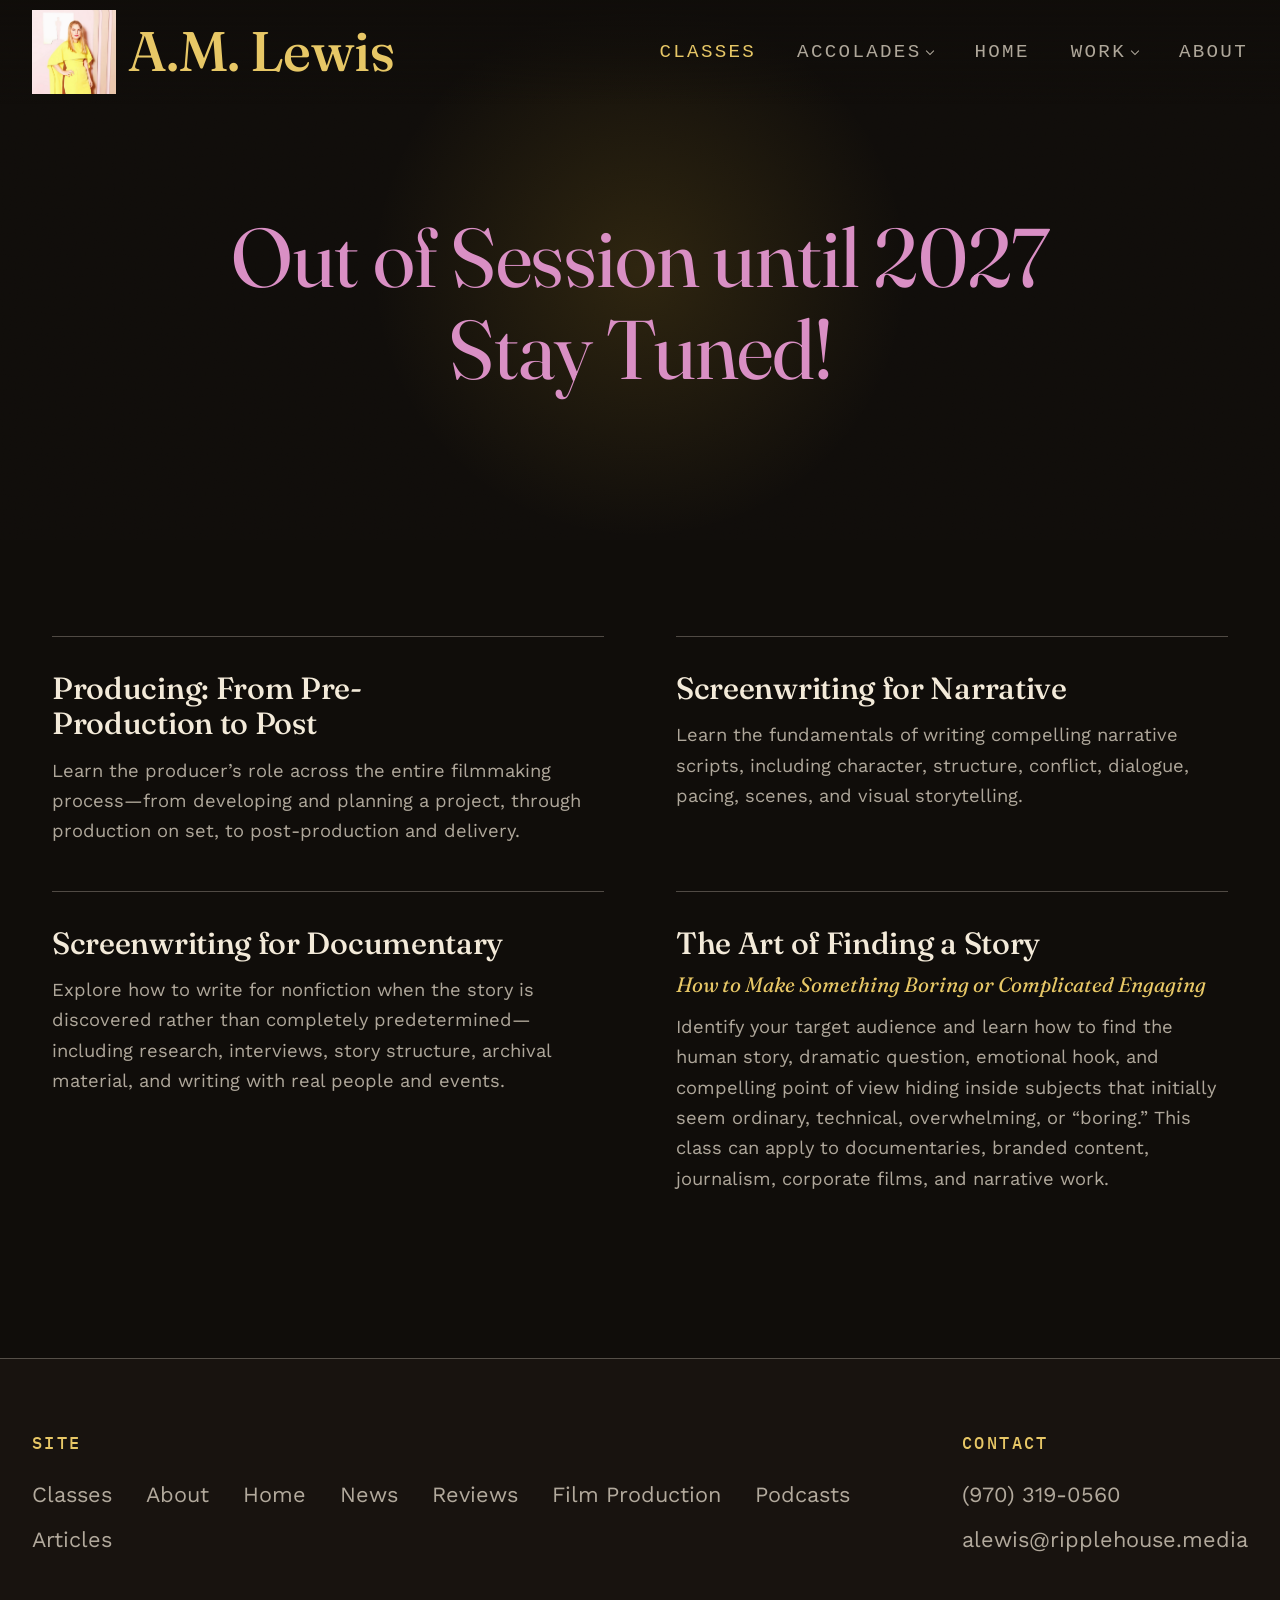
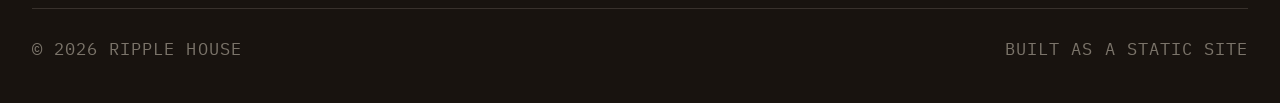
<file: classes.html>
<!DOCTYPE html>
<html lang="en">
<head>
<meta charset="UTF-8">
<meta name="viewport" content="width=device-width, initial-scale=1.0">
<title>Classes | A.M. LEWIS: Film Producer, Podcaster, Storyteller</title>
<meta name="description" content="Classes with A.M. Lewis — out of session, stay tuned.">
<link rel="preconnect" href="https://fonts.googleapis.com">
<!-- Favicon — cropped/downsized from the existing ripple-rings mark in
     media/logo.png (see .mission-glow/.mission-rings, the same motif used
     throughout the site), not a new graphic. -->
<link rel="icon" type="image/png" sizes="32x32" href="media/favicon-32.png">
<link rel="icon" type="image/png" sizes="16x16" href="media/favicon-16.png">
<link rel="apple-touch-icon" sizes="180x180" href="media/favicon-180.png">
<link rel="shortcut icon" href="media/favicon.ico">
<link rel="stylesheet" href="css/style.css">
</head>
<body>
<!-- No .intro-pending on this page's <body> — same as about.html/screenplays.html/
     live-action.html, that class/timeline only applies to the homepage's
     freeze-frame hero. This page has no hero, so the nav is visible
     immediately. -->

<!-- ============================= NAV ============================= -->
<nav class="site-nav">
  <div class="container">
    <a href="index.html" class="brand-lockup">
      <img src="media/oscars.png" alt="" class="brand-logo">
      <span class="brand">A.M. Lewis</span>
    </a>
    <div class="nav-controls">
      <button class="nav-toggle" aria-label="Toggle menu" aria-expanded="false"><span></span></button>
      <ul class="nav-links">
        <li><a href="classes.html">Classes</a></li>
        <li class="has-submenu">
          <a class="nav-parent" role="button" tabindex="0" aria-haspopup="true">
            Accolades
            <span class="submenu-caret" aria-hidden="true"></span>
          </a>
          <ul class="submenu">
            <li><a href="news.html">In the News</a></li>
            <li><a href="reviews.html">Reviews</a></li>
          </ul>
        </li>
        <li><a href="index.html">Home</a></li>
        <li class="has-submenu">
          <a class="nav-parent" role="button" tabindex="0" aria-haspopup="true">
            Work
            <span class="submenu-caret" aria-hidden="true"></span>
          </a>
          <ul class="submenu">
            <li><a href="film.html">Film Production</a></li>
            <li><a href="podcasts.html">Podcasts</a></li>
            <li><a href="articles.html">Articles</a></li>
          </ul>
        </li>
        <li><a href="about.html">About</a></li>
      </ul>
    </div>
  </div>
</nav>

<!-- ============================= CLASSES =============================
     A full-height "moment" hero — see "CLASSES page" in css/style.css.
     The pink ripple is the exact .mission-glow/.mission-rings markup
     reused verbatim from the homepage MISSION section (same classes, same
     @keyframes mission-ripple), recentered and sized up behind the
     message via the .classes-hero scoping rules in style.css. The Mission
     section below is the page's second (and, for now, only other) piece
     of content. -->
<section class="classes-hero">
  <div class="mission-glow" aria-hidden="true"></div>
  <div class="mission-rings" aria-hidden="true">
    <span class="ring ring-1"></span>
    <span class="ring ring-2"></span>
    <span class="ring ring-3"></span>
  </div>
  <div class="grain" aria-hidden="true"></div>
  <div class="container classes-hero-inner reveal-on-scroll">
    <h1 class="classes-message"><span class="classes-message-line">Out of Session until 2027</span><span class="classes-message-line classes-message-indent">Stay Tuned!</span></h1>
  </div>
</section>

<!-- ============================= COURSES =============================
     The class catalog, below the hero. Uses the site's shared
     .section/.section-head/.eyebrow pattern; the list itself is styled
     under "CLASSES page — course list" in css/style.css. -->
<section class="section classes-list-section">
  <div class="container">
    <div class="course-list">
      <article class="course reveal-on-scroll">
        <h3 class="course-title">Producing: From Pre-Production to Post</h3>
        <p>Learn the producer’s role across the entire filmmaking process—from developing and planning a project, through production on set, to post-production and delivery.</p>
      </article>
      <article class="course reveal-on-scroll">
        <h3 class="course-title">Screenwriting for Narrative</h3>
        <p>Learn the fundamentals of writing compelling narrative scripts, including character, structure, conflict, dialogue, pacing, scenes, and visual storytelling.</p>
      </article>
      <article class="course reveal-on-scroll">
        <h3 class="course-title">Screenwriting for Documentary</h3>
        <p>Explore how to write for nonfiction when the story is discovered rather than completely predetermined—including research, interviews, story structure, archival material, and writing with real people and events.</p>
      </article>
      <article class="course reveal-on-scroll">
        <h3 class="course-title">The Art of Finding a Story</h3>
        <p class="course-subtitle">How to Make Something Boring or Complicated Engaging</p>
        <p>Identify your target audience and learn how to find the human story, dramatic question, emotional hook, and compelling point of view hiding inside subjects that initially seem ordinary, technical, overwhelming, or “boring.” This class can apply to documentaries, branded content, journalism, corporate films, and narrative work.</p>
      </article>
    </div>
  </div>
</section>

<!-- ============================= FOOTER ============================= -->
<footer class="site-footer">
  <div class="container">
    <div class="footer-top">
      <div class="footer-cols">
        <div class="footer-col">
          <h4>Site</h4>
          <a href="classes.html">Classes</a>
          <a href="about.html">About</a>
          <a href="index.html">Home</a>
          <a href="news.html">News</a>
          <a href="reviews.html">Reviews</a>
          <a href="film.html">Film Production</a>
          <a href="podcasts.html">Podcasts</a>
          <a href="articles.html">Articles</a>
        </div>
        <div class="footer-col">
          <h4>Contact</h4>
          <a href="tel:+19703190560">(970) 319-0560</a>
          <a href="mailto:alewis@ripplehouse.media">alewis@ripplehouse.media</a>
        </div>
      </div>
    </div>
    <div class="footer-bottom">
      <span>© 2026 Ripple House</span>
      <span>Built as a static site</span>
    </div>
  </div>
</footer>

<script src="js/main.js"></script>
</body>
</html>
</file>
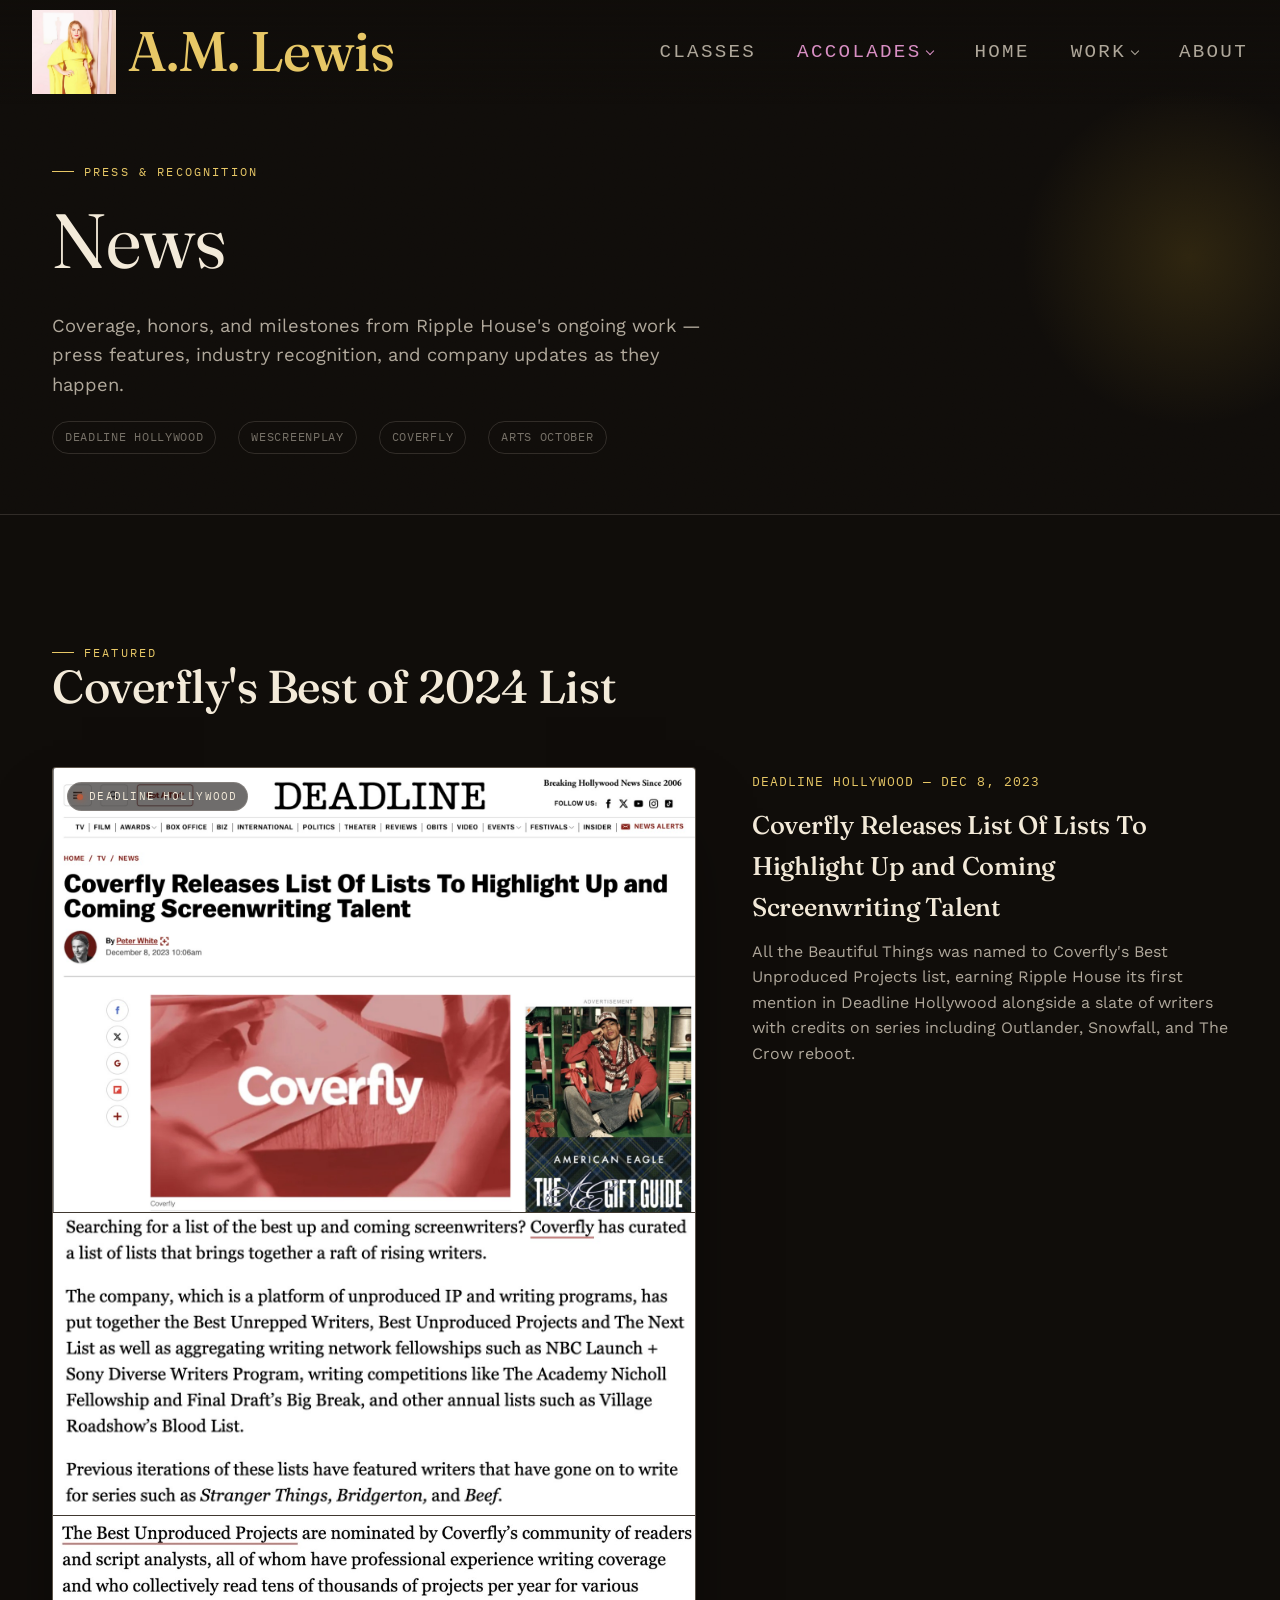
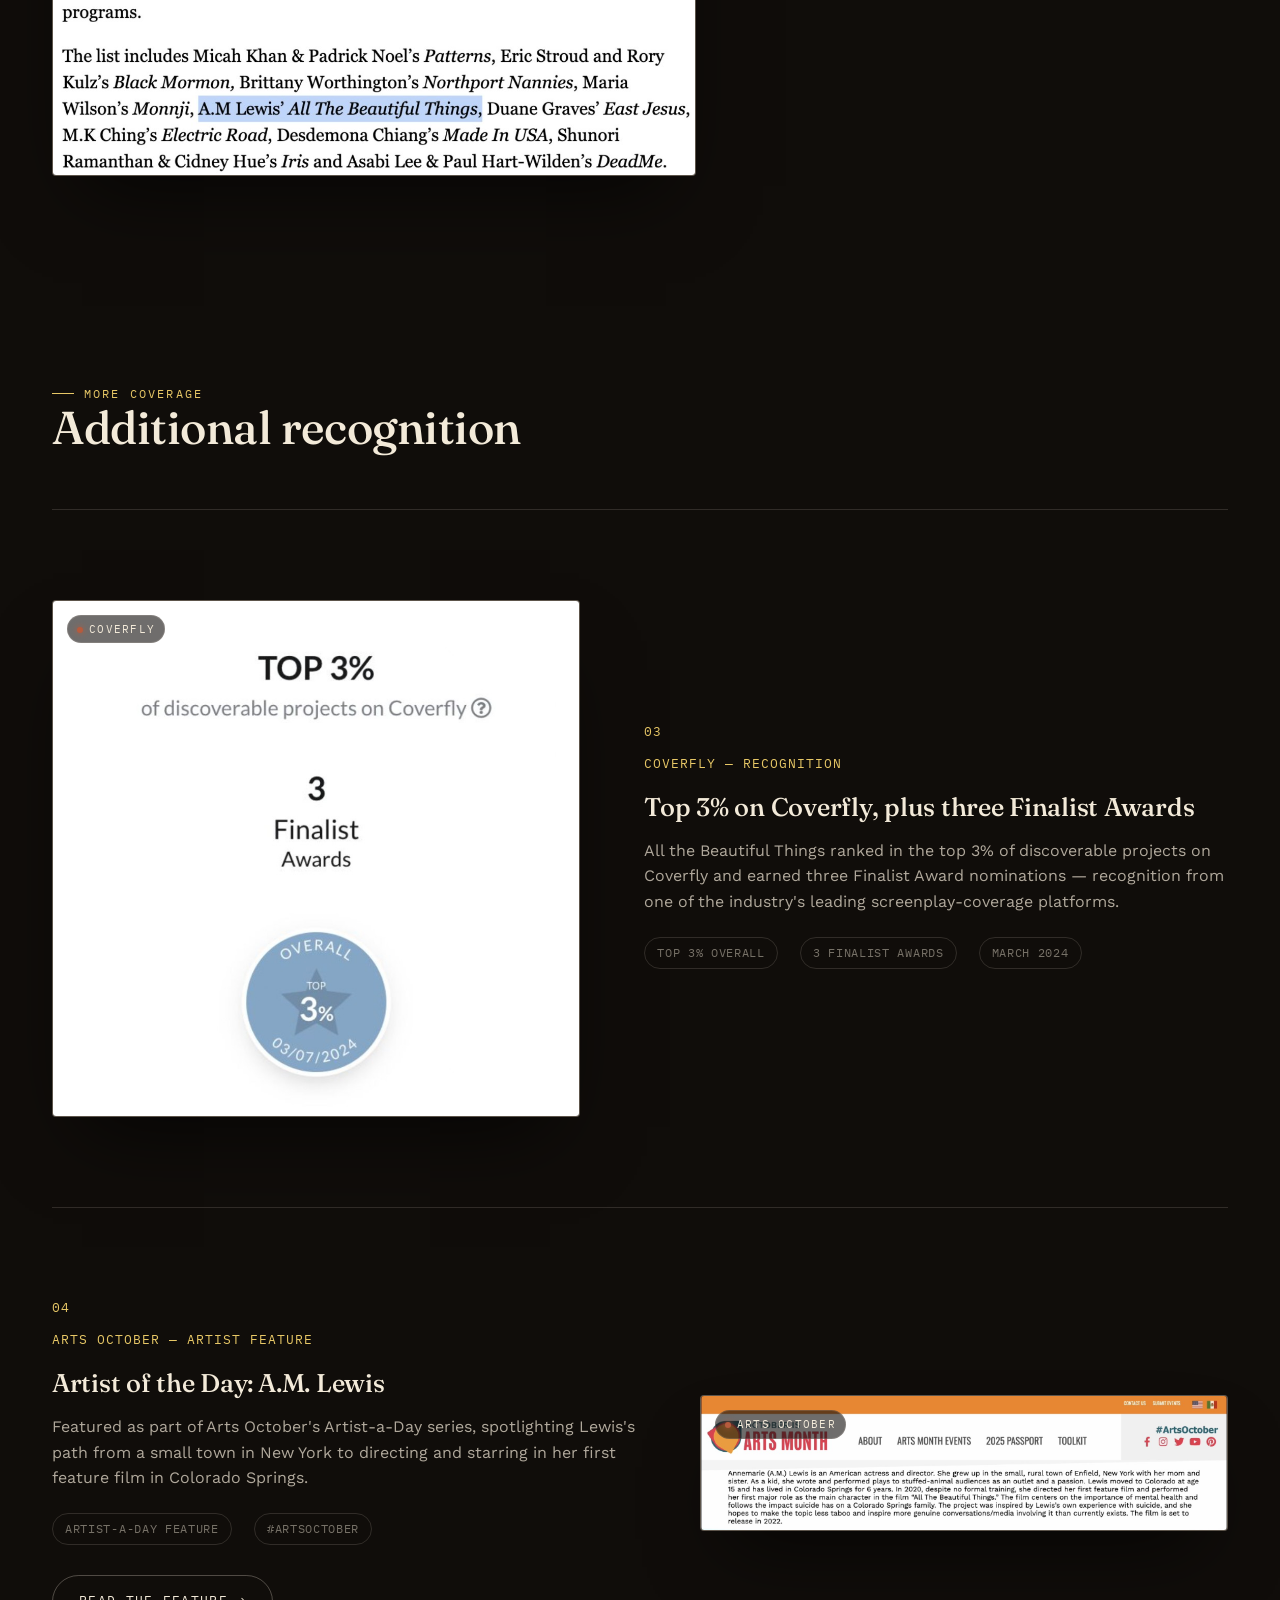
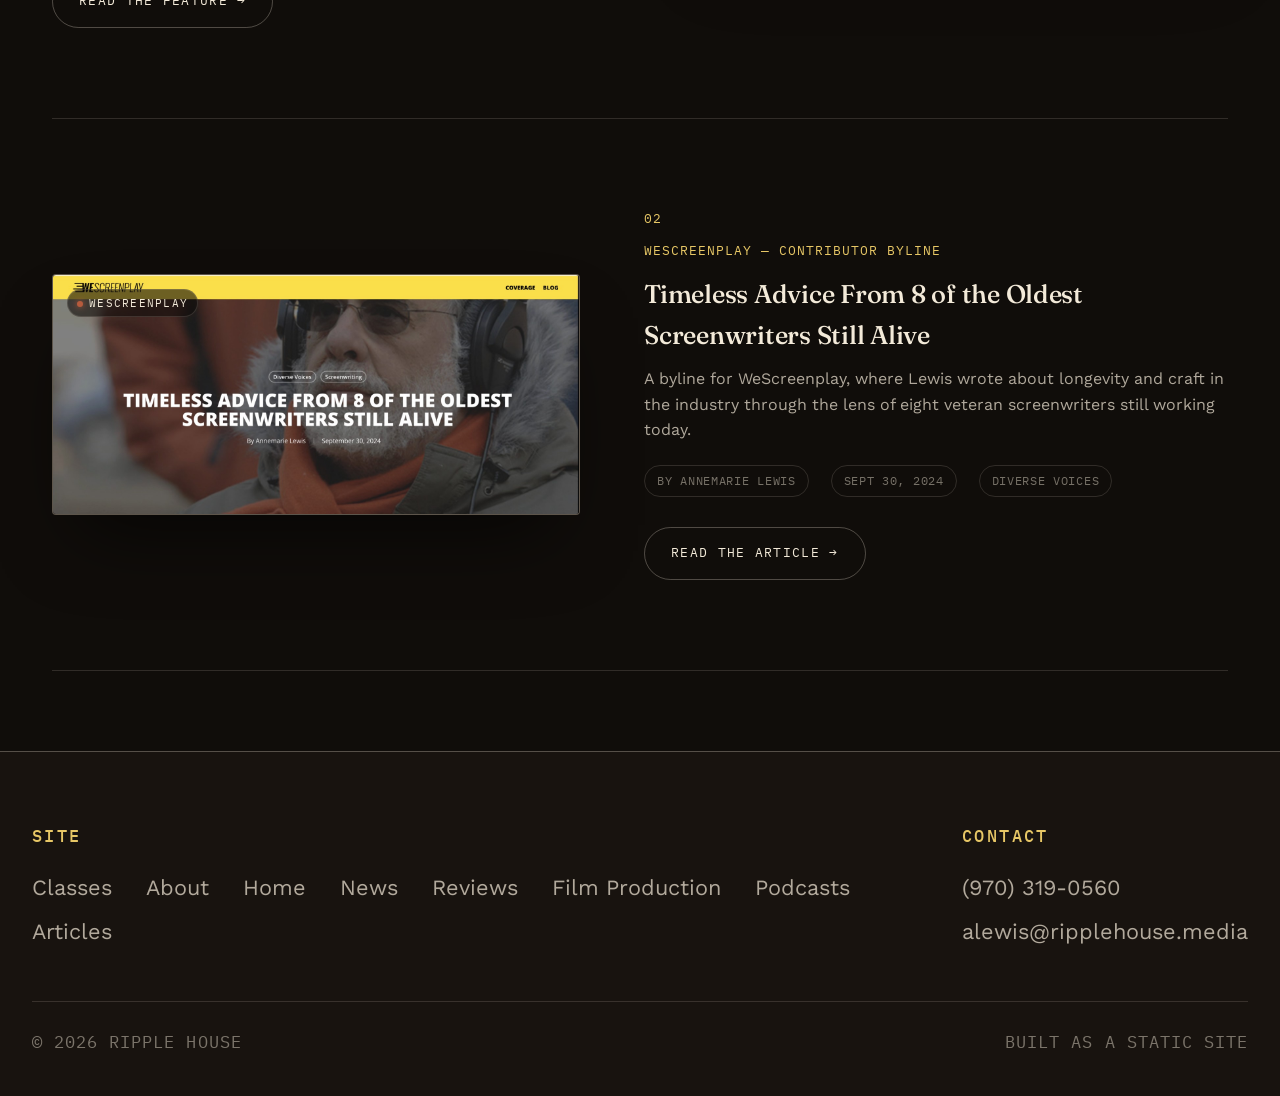
<file: news.html>
<!DOCTYPE html>
<html lang="en">
<head>
<meta charset="UTF-8">
<meta name="viewport" content="width=device-width, initial-scale=1.0">
<title>News | A.M. LEWIS: Film Producer, Podcaster, Storyteller</title>
<meta name="description" content="Press coverage, industry recognition, and news about A.M. Lewis — Deadline Hollywood, Coverfly, WeScreenplay, and Arts October.">
<link rel="preconnect" href="https://fonts.googleapis.com">
<!-- Favicon — cropped/downsized from the existing ripple-rings mark in
     media/logo.png (see .mission-glow/.mission-rings, the same motif used
     throughout the site), not a new graphic. -->
<link rel="icon" type="image/png" sizes="32x32" href="media/favicon-32.png">
<link rel="icon" type="image/png" sizes="16x16" href="media/favicon-16.png">
<link rel="apple-touch-icon" sizes="180x180" href="media/favicon-180.png">
<link rel="shortcut icon" href="media/favicon.ico">
<link rel="stylesheet" href="css/style.css">
</head>
<body>
<!-- No .intro-pending on this page's <body> — same as about.html/screenplays.html/
     live-action.html/classes.html/music.html/claymation.html, that class/
     timeline only applies to the homepage's freeze-frame hero. This page has
     no hero, so the nav is visible immediately. -->

<!-- ============================= NAV ============================= -->
<nav class="site-nav">
  <div class="container">
    <a href="index.html" class="brand-lockup">
      <img src="media/oscars.png" alt="" class="brand-logo">
      <span class="brand">A.M. Lewis</span>
    </a>
    <div class="nav-controls">
      <button class="nav-toggle" aria-label="Toggle menu" aria-expanded="false"><span></span></button>
      <ul class="nav-links">
        <li><a href="classes.html">Classes</a></li>
        <li class="has-submenu">
          <a class="nav-parent" role="button" tabindex="0" aria-haspopup="true">
            Accolades
            <span class="submenu-caret" aria-hidden="true"></span>
          </a>
          <ul class="submenu">
            <li><a href="news.html">In the News</a></li>
            <li><a href="reviews.html">Reviews</a></li>
          </ul>
        </li>
        <li><a href="index.html">Home</a></li>
        <li class="has-submenu">
          <a class="nav-parent" role="button" tabindex="0" aria-haspopup="true">
            Work
            <span class="submenu-caret" aria-hidden="true"></span>
          </a>
          <ul class="submenu">
            <li><a href="film.html">Film Production</a></li>
            <li><a href="podcasts.html">Podcasts</a></li>
            <li><a href="articles.html">Articles</a></li>
          </ul>
        </li>
        <li><a href="about.html">About</a></li>
      </ul>
    </div>
  </div>
</nav>

<!-- ============================= PAGE HEADER =============================
     Same interior-page header used by screenplays.html: .page-header +
     the homepage MISSION section's ripple (.mission-glow/.mission-rings/
     .ring/@keyframes mission-ripple), reused verbatim and only resized via
     the .news-header scoping rules in style.css (same technique as
     .screenplays-header) so it complements this header without bleeding
     into the coverage below. A short "as featured in" outlet strip reuses
     .reel-meta's existing pill styling (defined for the SCORES page,
     unused until now) rather than inventing a new tag component. -->
<header class="page-header news-header">
  <div class="mission-glow" aria-hidden="true"></div>
  <div class="mission-rings" aria-hidden="true">
    <span class="ring ring-1"></span>
    <span class="ring ring-2"></span>
    <span class="ring ring-3"></span>
  </div>
  <div class="grain" aria-hidden="true"></div>
  <div class="container page-header-inner">
    <span class="eyebrow">Press &amp; Recognition</span>
    <h1>News</h1>
    <p class="lede">Coverage, honors, and milestones from Ripple House's ongoing work — press features, industry recognition, and company updates as they happen.</p>
    <div class="reel-meta news-outlets">
      <span>Deadline Hollywood</span>
      <span>WeScreenplay</span>
      <span>Coverfly</span>
      <span>Arts October</span>
    </div>
  </div>
</header>

<!-- ============================= FEATURED STORY =============================
     deadline1/deadline2/deadline3 are sequential captures of the same
     Deadline Hollywood article (headline, opening paragraphs, the Best
     Unproduced Projects list with the highlighted mention) and are
     presented as a single unit — one .press-feature card (new component,
     see style.css: same bordered-panel/shadow language as .video-frame,
     just auto-height instead of a fixed 16:9 crop so none of the
     screenshots gets cropped) holding the images stacked with hairline
     dividers, one shared kicker/caption, and no separate headings per
     image. .frame-tag/.dot (defined for .video-frame, unused until now)
     labels the outlet on the lead image.
     A fourth screenshot (deadline4.jpg, the article's closing line about
     the list's writers/Outlander/The Crow reboot) was removed per request
     — the stack and .press-feature-media auto-height naturally close the
     gap with no layout changes needed.
     Moved to lead the page (was previously second, after the page header
     it followed More Coverage) — pure reorder, no other change: this is
     now the first content section, and More Coverage/Additional
     recognition moved to the very bottom of the page instead. -->
<section class="section news-feature-section">
  <div class="container">
    <div class="section-head">
      <span class="eyebrow">Featured</span>
      <h2>Coverfly's Best of 2024 List</h2>
    </div>
    <div class="press-feature reveal-on-scroll">
      <div class="press-feature-media">
        <div class="press-frame press-frame-stack">
          <span class="frame-tag"><span class="dot"></span>Deadline Hollywood</span>
          <img src="media/news/deadline1.jpg" alt="Deadline Hollywood headline: &quot;Coverfly Releases List Of Lists To Highlight Up and Coming Screenwriting Talent,&quot; by Peter White, December 8, 2023.">
          <img src="media/news/deadline2.jpg" alt="Opening paragraphs of the Deadline article: Coverfly has curated a list of lists of rising screenwriters, aggregating fellowships, competitions, and annual lists such as the Nicholl Fellowship, Final Draft's Big Break, and the Blood List.">
          <img src="media/news/deadline3.jpg" alt="Excerpt from the Deadline article listing Coverfly's Best Unproduced Projects, with &quot;A.M Lewis' All The Beautiful Things&quot; highlighted among the selections.">
        </div>
      </div>
      <div class="press-feature-copy">
        <p class="press-kicker">Deadline Hollywood — Dec 8, 2023</p>
        <h3>Coverfly Releases List Of Lists To Highlight Up and Coming Screenwriting Talent</h3>
        <p>All the Beautiful Things was named to Coverfly's Best Unproduced Projects list, earning Ripple House its first mention in Deadline Hollywood alongside a slate of writers with credits on series including Outlander, Snowfall, and The Crow reboot.</p>
      </div>
    </div>
  </div>
</section>

<!-- ============================= MORE COVERAGE =============================
     wescreenplay -> finalist -> artsmonth, in the order requested. Built
     entirely from .reel/.reel-index/.reel-meta (defined for the SCORES
     page, unused until now) — its existing alternating-side grid and
     nth-child(even) rule give the second entry (finalist) its opposite
     orientation automatically, with no new layout code needed. Each image
     sits in the same new .press-frame component as the feature above.
     wescreenplay and artsmonth link out to their real published URLs;
     finalist is a standalone Coverfly stats capture with no corresponding
     article, so — same convention as the "Girls" entry on screenplays.html
     — it has no read-more affordance.
     Moved to the very bottom of the page per request (was previously
     second, right after Featured Story) — pure reorder, no other change:
     Featured Story now leads directly after the page header, and this
     section is now the last piece of content before the footer. -->
<section class="section-tight news-more-section">
  <div class="container">
    <div class="section-head">
      <span class="eyebrow">More Coverage</span>
      <h2>Additional recognition</h2>
    </div>
    <div class="reel-list reveal-on-scroll">

      <article class="reel">
        <div class="press-frame">
          <span class="frame-tag"><span class="dot"></span>Coverfly</span>
          <img src="media/news/finalist.jpg" alt="Coverfly stats badge for All the Beautiful Things: Top 3% of discoverable projects on Coverfly, and 3 Finalist Awards, dated March 7, 2024.">
        </div>
        <div>
          <span class="reel-index">03</span>
          <p class="press-kicker">Coverfly — Recognition</p>
          <h3>Top 3% on Coverfly, plus three Finalist Awards</h3>
          <p>All the Beautiful Things ranked in the top 3% of discoverable projects on Coverfly and earned three Finalist Award nominations — recognition from one of the industry's leading screenplay-coverage platforms.</p>
          <div class="reel-meta">
            <span>Top 3% Overall</span>
            <span>3 Finalist Awards</span>
            <span>March 2024</span>
          </div>
        </div>
      </article>

      <article class="reel">
        <div class="press-frame">
          <span class="frame-tag"><span class="dot"></span>Arts October</span>
          <img src="media/news/artsmonth.jpg" alt="October Is Arts Month feature introducing Annemarie (A.M.) Lewis, part of the site's Artist-a-Day series.">
        </div>
        <div>
          <span class="reel-index">04</span>
          <p class="press-kicker">Arts October — Artist Feature</p>
          <h3>Artist of the Day: A.M. Lewis</h3>
          <p>Featured as part of Arts October's Artist-a-Day series, spotlighting Lewis's path from a small town in New York to directing and starring in her first feature film in Colorado Springs.</p>
          <div class="reel-meta">
            <span>Artist-a-Day Feature</span>
            <span>#ArtsOctober</span>
          </div>
          <a class="btn news-read" href="https://artsoctober.com/artist_a_day/a-m-lewis/" target="_blank" rel="noopener">Read the Feature &rarr;</a>
        </div>
      </article>

      <article class="reel">
        <div class="press-frame">
          <span class="frame-tag"><span class="dot"></span>WeScreenplay</span>
          <img src="media/news/wescreenplay.jpg" alt="WeScreenplay article header: &quot;Timeless Advice From 8 of the Oldest Screenwriters Still Alive,&quot; by Annemarie Lewis, September 30, 2024.">
        </div>
        <div>
          <span class="reel-index">02</span>
          <p class="press-kicker">WeScreenplay — Contributor Byline</p>
          <h3>Timeless Advice From 8 of the Oldest Screenwriters Still Alive</h3>
          <p>A byline for WeScreenplay, where Lewis wrote about longevity and craft in the industry through the lens of eight veteran screenwriters still working today.</p>
          <div class="reel-meta">
            <span>By Annemarie Lewis</span>
            <span>Sept 30, 2024</span>
            <span>Diverse Voices</span>
          </div>
          <a class="btn news-read" href="https://www.wescreenplay.com/blog/advice-from-the-oldest-screenwriters-still-alive/" target="_blank" rel="noopener">Read the Article &rarr;</a>
        </div>
      </article>

    </div>
  </div>
</section>

<!-- ============================= FOOTER ============================= -->
<footer class="site-footer">
  <div class="container">
    <div class="footer-top">
      <div class="footer-cols">
        <div class="footer-col">
          <h4>Site</h4>
          <a href="classes.html">Classes</a>
          <a href="about.html">About</a>
          <a href="index.html">Home</a>
          <a href="news.html">News</a>
          <a href="reviews.html">Reviews</a>
          <a href="film.html">Film Production</a>
          <a href="podcasts.html">Podcasts</a>
          <a href="articles.html">Articles</a>
        </div>
        <div class="footer-col">
          <h4>Contact</h4>
          <a href="tel:+19703190560">(970) 319-0560</a>
          <a href="mailto:alewis@ripplehouse.media">alewis@ripplehouse.media</a>
        </div>
      </div>
    </div>
    <div class="footer-bottom">
      <span>© 2026 Ripple House</span>
      <span>Built as a static site</span>
    </div>
  </div>
</footer>

<script src="js/main.js"></script>
</body>
</html>
</file>
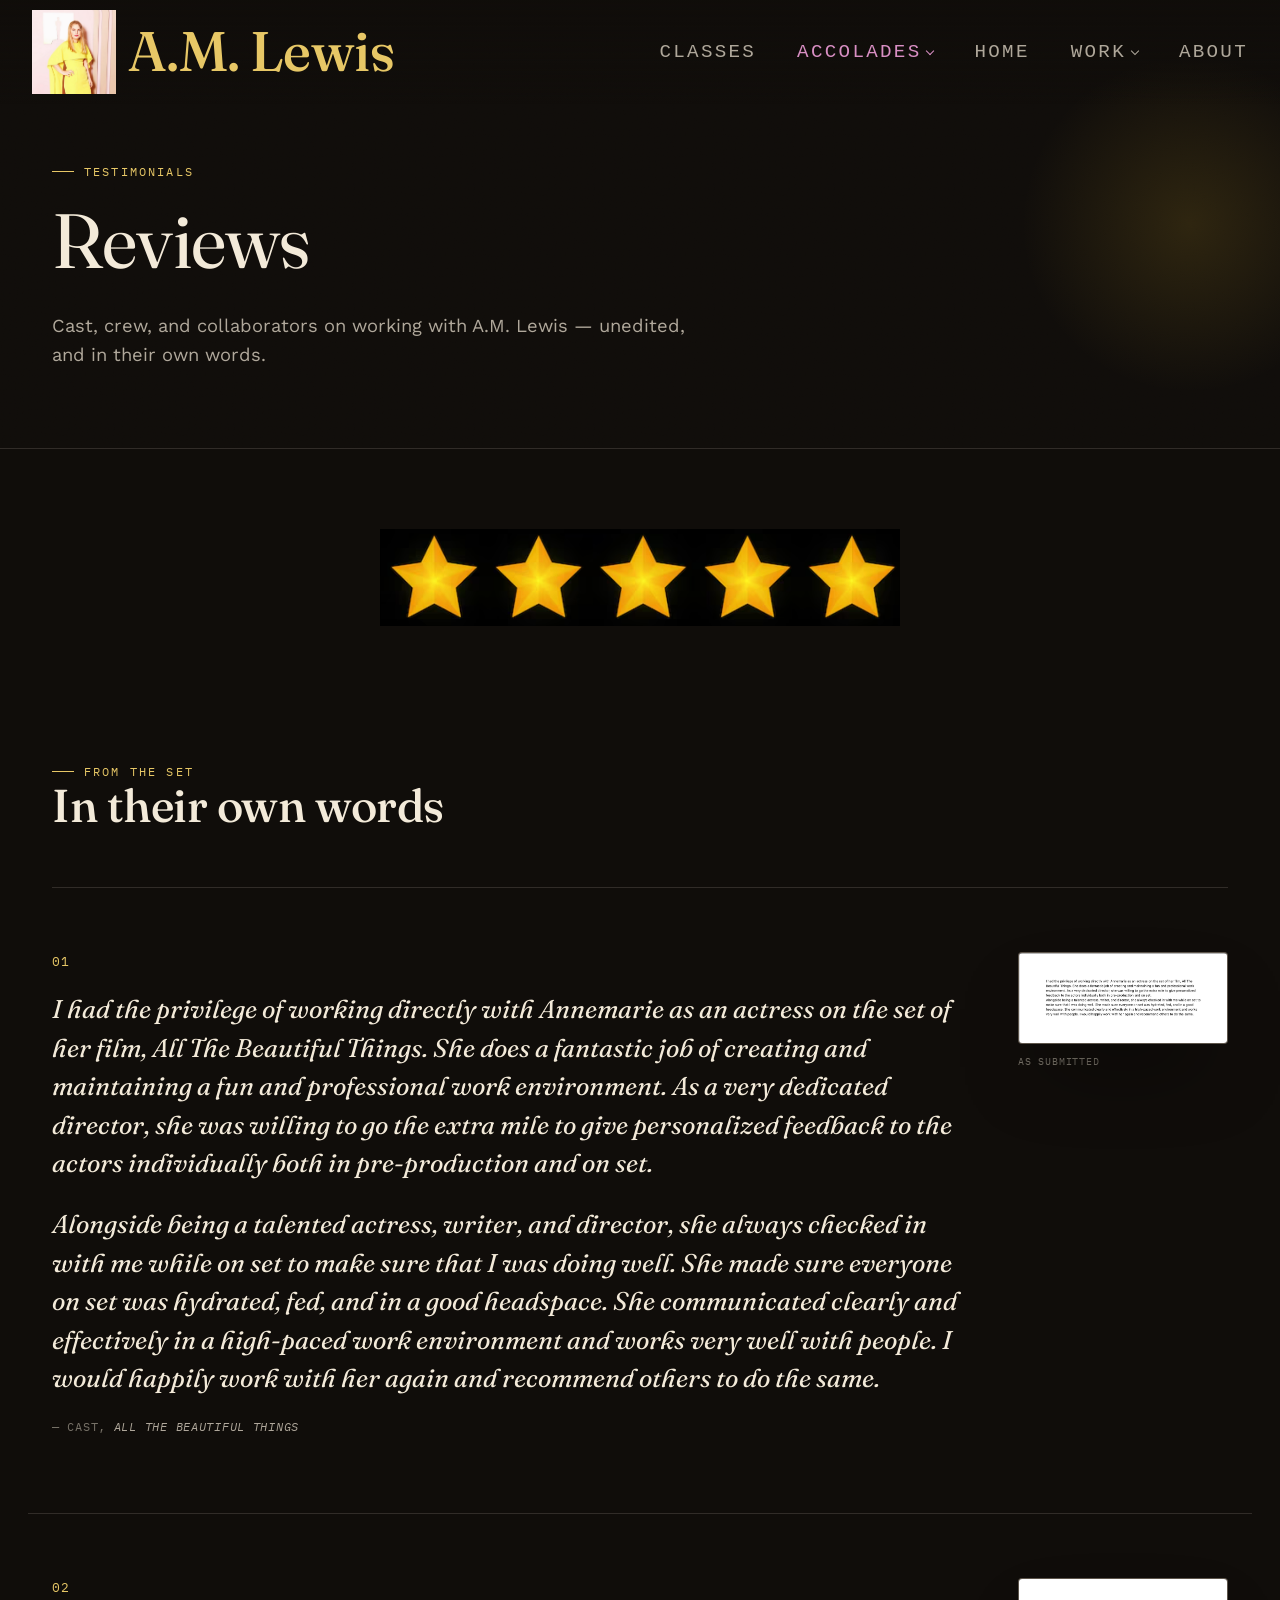
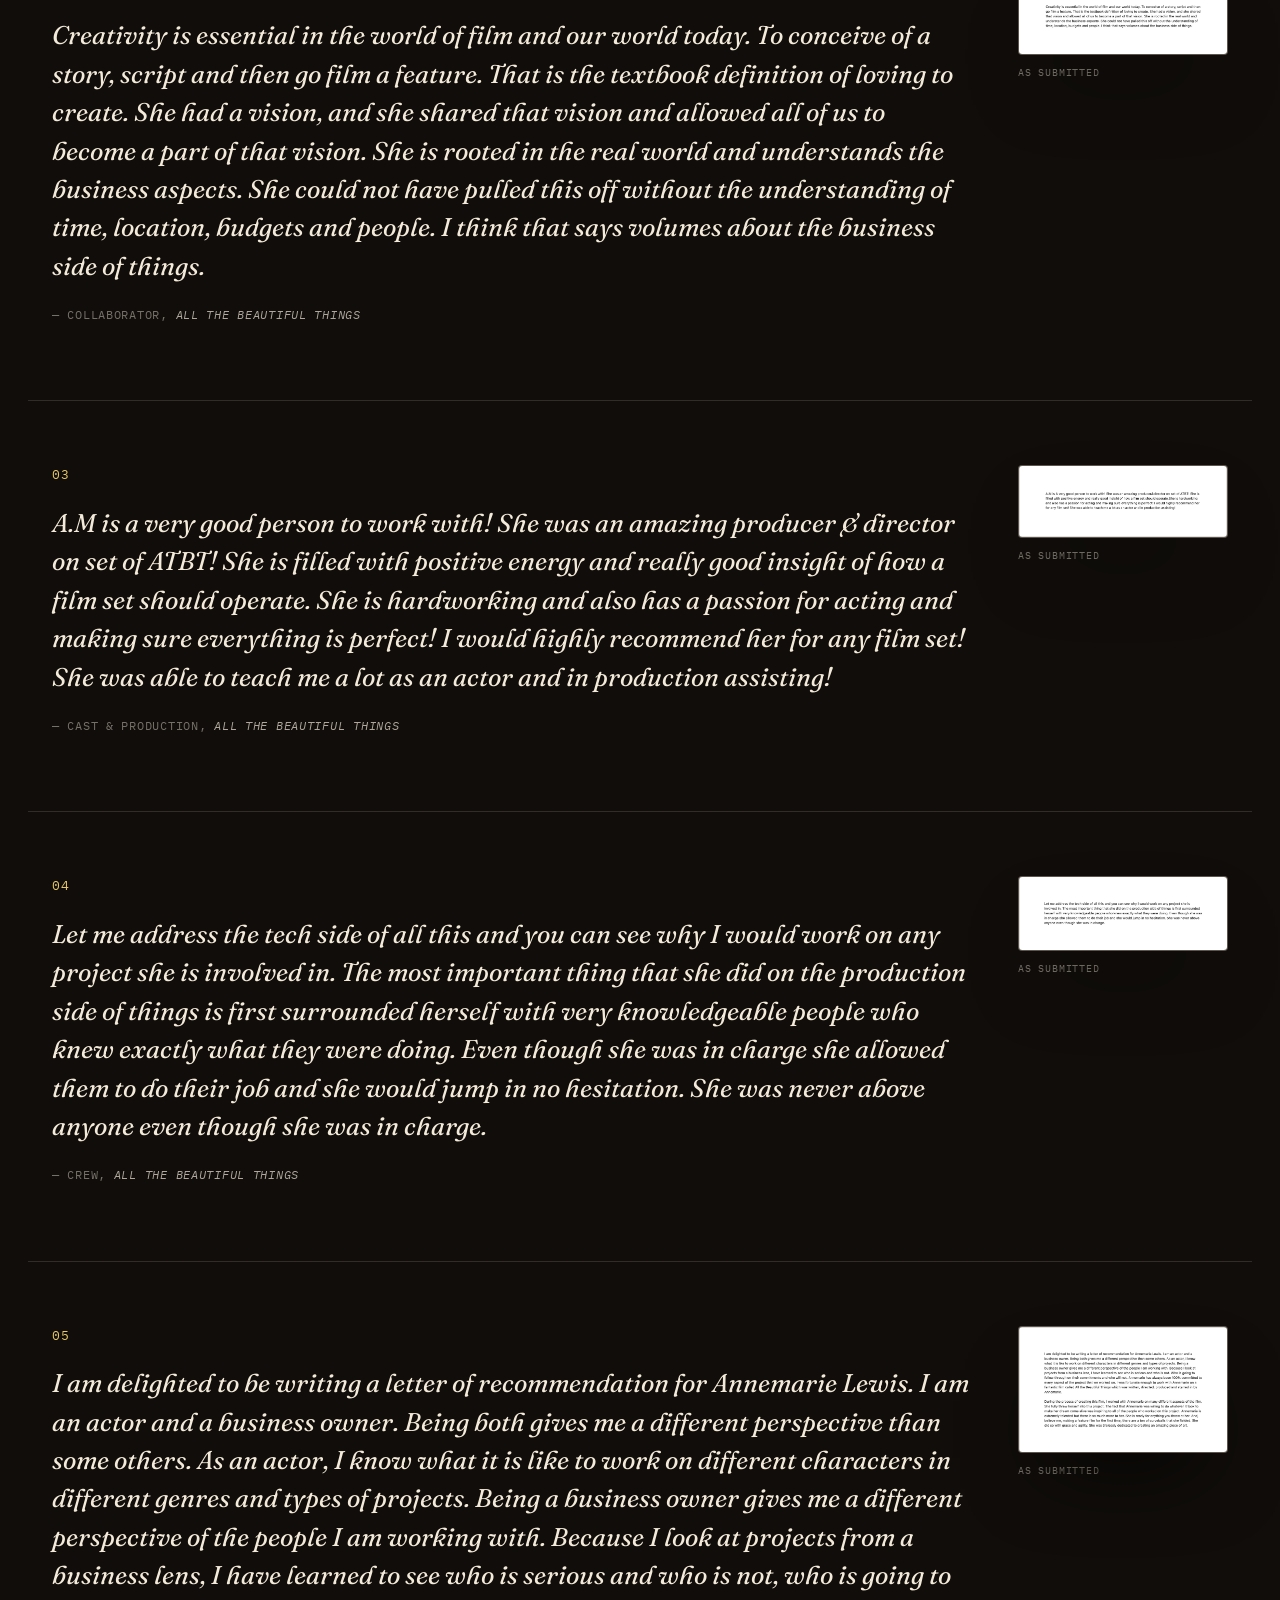
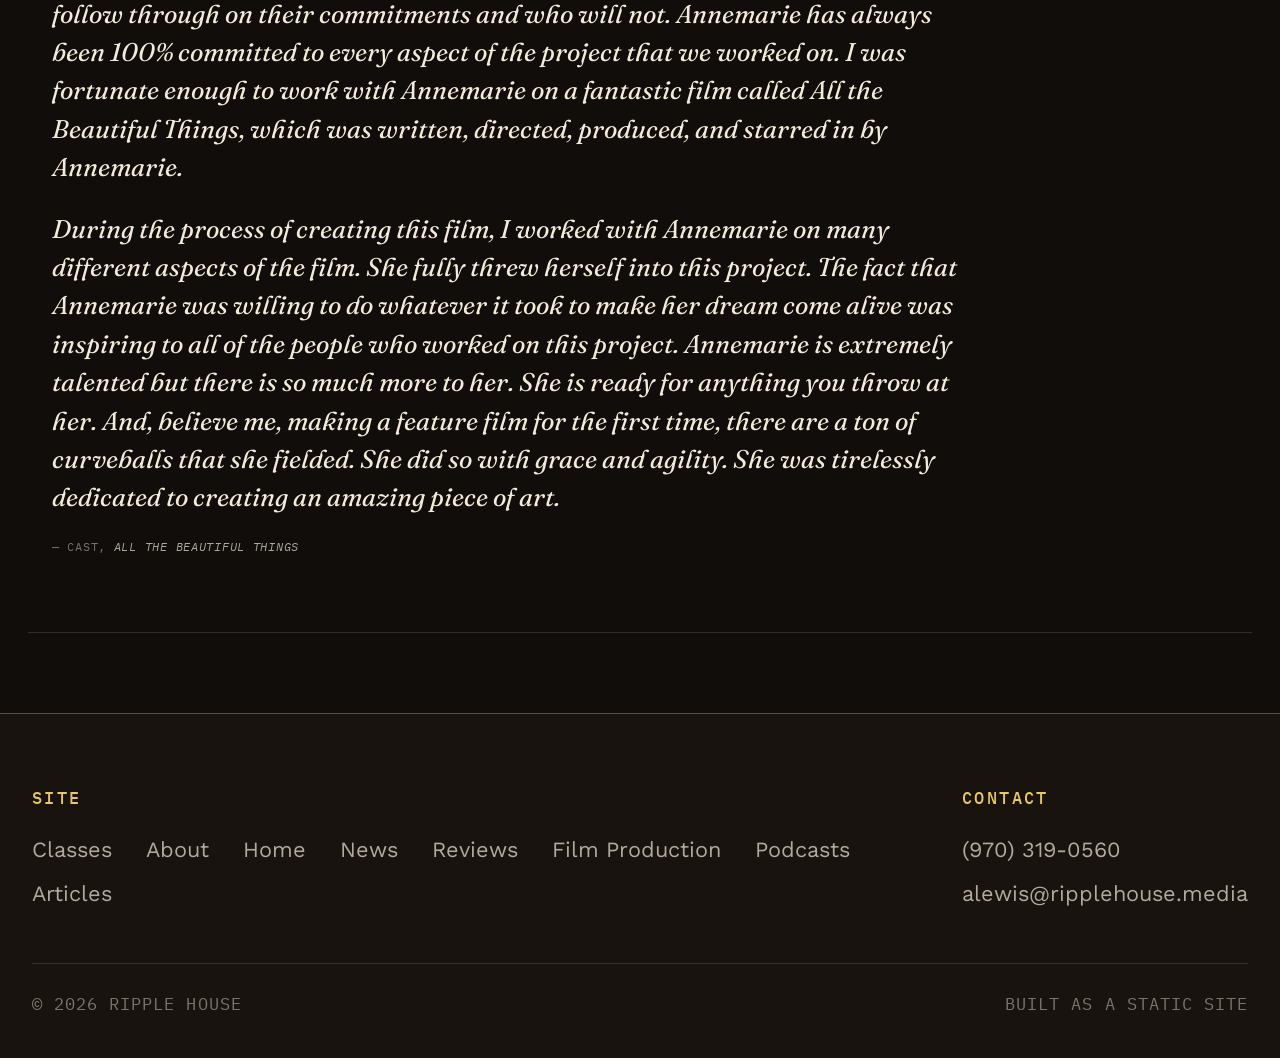
<file: reviews.html>
<!DOCTYPE html>
<html lang="en">
<head>
<meta charset="UTF-8">
<meta name="viewport" content="width=device-width, initial-scale=1.0">
<title>Reviews | A.M. LEWIS: Film Producer, Podcaster, Storyteller</title>
<meta name="description" content="Testimonials from cast, crew, and collaborators on working with A.M. Lewis — in their own words, from the set of All the Beautiful Things.">
<link rel="preconnect" href="https://fonts.googleapis.com">
<!-- Favicon — cropped/downsized from the existing ripple-rings mark in
     media/logo.png (see .mission-glow/.mission-rings, the same motif used
     throughout the site), not a new graphic. -->
<link rel="icon" type="image/png" sizes="32x32" href="media/favicon-32.png">
<link rel="icon" type="image/png" sizes="16x16" href="media/favicon-16.png">
<link rel="apple-touch-icon" sizes="180x180" href="media/favicon-180.png">
<link rel="shortcut icon" href="media/favicon.ico">
<link rel="stylesheet" href="css/style.css">
</head>
<body>
<!-- No .intro-pending on this page's <body> — same as about.html/screenplays.html/
     live-action.html/classes.html/music.html/claymation.html/news.html, that
     class/timeline only applies to the homepage's freeze-frame hero. This
     page has no hero, so the nav is visible immediately. -->

<!-- ============================= NAV ============================= -->
<nav class="site-nav">
  <div class="container">
    <a href="index.html" class="brand-lockup">
      <img src="media/oscars.png" alt="" class="brand-logo">
      <span class="brand">A.M. Lewis</span>
    </a>
    <div class="nav-controls">
      <button class="nav-toggle" aria-label="Toggle menu" aria-expanded="false"><span></span></button>
      <ul class="nav-links">
        <li><a href="classes.html">Classes</a></li>
        <li class="has-submenu">
          <a class="nav-parent" role="button" tabindex="0" aria-haspopup="true">
            Accolades
            <span class="submenu-caret" aria-hidden="true"></span>
          </a>
          <ul class="submenu">
            <li><a href="news.html">In the News</a></li>
            <li><a href="reviews.html">Reviews</a></li>
          </ul>
        </li>
        <li><a href="index.html">Home</a></li>
        <li class="has-submenu">
          <a class="nav-parent" role="button" tabindex="0" aria-haspopup="true">
            Work
            <span class="submenu-caret" aria-hidden="true"></span>
          </a>
          <ul class="submenu">
            <li><a href="film.html">Film Production</a></li>
            <li><a href="podcasts.html">Podcasts</a></li>
            <li><a href="articles.html">Articles</a></li>
          </ul>
        </li>
        <li><a href="about.html">About</a></li>
      </ul>
    </div>
  </div>
</nav>

<!-- ============================= PAGE HEADER =============================
     Same interior-page header used by screenplays.html/news.html:
     .page-header + the homepage MISSION section's ripple, reused verbatim
     and only resized via the .reviews-header scoping rules in style.css. -->
<header class="page-header reviews-header">
  <div class="mission-glow" aria-hidden="true"></div>
  <div class="mission-rings" aria-hidden="true">
    <span class="ring ring-1"></span>
    <span class="ring ring-2"></span>
    <span class="ring ring-3"></span>
  </div>
  <div class="grain" aria-hidden="true"></div>
  <div class="container page-header-inner">
    <span class="eyebrow">Testimonials</span>
    <h1>Reviews</h1>
    <p class="lede">Cast, crew, and collaborators on working with A.M. Lewis — unedited, and in their own words.</p>
  </div>
</header>

<!-- ============================= RATING MARK =============================
     A simple five-star graphic (media/5stars.png) as the page's opening
     visual, replacing the earlier title-card image — shown plainly at a
     modest size, no .press-frame border/shadow, since it's a rating mark
     rather than a captured screenshot. -->
<section class="section-tight reviews-stars-section">
  <div class="container">
    <div class="review-stars reveal-on-scroll">
      <img src="media/reviews/5stars.png" alt="Five out of five stars.">
    </div>
  </div>
</section>

<!-- ============================= TESTIMONIALS =============================
     review2 -> review6, in the order requested. Each testimonial is
     transcribed into real site typography — .review-quote, the same
     italic Fraunces voice as .quote-block — as the primary, readable
     element, with its source screenshot kept alongside at a smaller scale
     (.press-frame again) as a "here's the original" thumbnail rather than
     the headline element, per the brief (feel intentional, not a plain
     image gallery). Attribution lines quote each writer's own
     self-described role (actor, business owner, etc.) rather than
     inventing names none of the screenshots provide. -->
<section class="section-tight reviews-list-section">
  <div class="container">
    <div class="section-head">
      <span class="eyebrow">From the Set</span>
      <h2>In their own words</h2>
    </div>
    <div class="review-list">

      <article class="review-entry reveal-on-scroll">
        <div>
          <span class="review-index">01</span>
          <blockquote class="review-quote">
            <p>I had the privilege of working directly with Annemarie as an actress on the set of her film, All The Beautiful Things. She does a fantastic job of creating and maintaining a fun and professional work environment. As a very dedicated director, she was willing to go the extra mile to give personalized feedback to the actors individually both in pre-production and on set.</p>
            <p>Alongside being a talented actress, writer, and director, she always checked in with me while on set to make sure that I was doing well. She made sure everyone on set was hydrated, fed, and in a good headspace. She communicated clearly and effectively in a high-paced work environment and works very well with people. I would happily work with her again and recommend others to do the same.</p>
          </blockquote>
          <p class="review-source">— Cast, <em>All the Beautiful Things</em></p>
        </div>
        <div class="review-thumb-wrap">
          <div class="press-frame review-thumb">
            <img src="media/reviews/review2.jpg" alt="Original submitted testimonial, screenshot 1 of 5.">
          </div>
          <p class="review-thumb-caption">As submitted</p>
        </div>
      </article>

      <article class="review-entry reveal-on-scroll">
        <div>
          <span class="review-index">02</span>
          <blockquote class="review-quote">
            <p>Creativity is essential in the world of film and our world today. To conceive of a story, script and then go film a feature. That is the textbook definition of loving to create. She had a vision, and she shared that vision and allowed all of us to become a part of that vision. She is rooted in the real world and understands the business aspects. She could not have pulled this off without the understanding of time, location, budgets and people. I think that says volumes about the business side of things.</p>
          </blockquote>
          <p class="review-source">— Collaborator, <em>All the Beautiful Things</em></p>
        </div>
        <div class="review-thumb-wrap">
          <div class="press-frame review-thumb">
            <img src="media/reviews/review3.jpg" alt="Original submitted testimonial, screenshot 2 of 5.">
          </div>
          <p class="review-thumb-caption">As submitted</p>
        </div>
      </article>

      <article class="review-entry reveal-on-scroll">
        <div>
          <span class="review-index">03</span>
          <blockquote class="review-quote">
            <p>A.M is a very good person to work with! She was an amazing producer &amp; director on set of ATBT! She is filled with positive energy and really good insight of how a film set should operate. She is hardworking and also has a passion for acting and making sure everything is perfect! I would highly recommend her for any film set! She was able to teach me a lot as an actor and in production assisting!</p>
          </blockquote>
          <p class="review-source">— Cast &amp; Production, <em>All the Beautiful Things</em></p>
        </div>
        <div class="review-thumb-wrap">
          <div class="press-frame review-thumb">
            <img src="media/reviews/review4.jpg" alt="Original submitted testimonial, screenshot 3 of 5.">
          </div>
          <p class="review-thumb-caption">As submitted</p>
        </div>
      </article>

      <article class="review-entry reveal-on-scroll">
        <div>
          <span class="review-index">04</span>
          <blockquote class="review-quote">
            <p>Let me address the tech side of all this and you can see why I would work on any project she is involved in. The most important thing that she did on the production side of things is first surrounded herself with very knowledgeable people who knew exactly what they were doing. Even though she was in charge she allowed them to do their job and she would jump in no hesitation. She was never above anyone even though she was in charge.</p>
          </blockquote>
          <p class="review-source">— Crew, <em>All the Beautiful Things</em></p>
        </div>
        <div class="review-thumb-wrap">
          <div class="press-frame review-thumb">
            <img src="media/reviews/review5.jpg" alt="Original submitted testimonial, screenshot 4 of 5.">
          </div>
          <p class="review-thumb-caption">As submitted</p>
        </div>
      </article>

      <article class="review-entry reveal-on-scroll">
        <div>
          <span class="review-index">05</span>
          <blockquote class="review-quote">
            <p>I am delighted to be writing a letter of recommendation for Annemarie Lewis. I am an actor and a business owner. Being both gives me a different perspective than some others. As an actor, I know what it is like to work on different characters in different genres and types of projects. Being a business owner gives me a different perspective of the people I am working with. Because I look at projects from a business lens, I have learned to see who is serious and who is not, who is going to follow through on their commitments and who will not. Annemarie has always been 100% committed to every aspect of the project that we worked on. I was fortunate enough to work with Annemarie on a fantastic film called All the Beautiful Things, which was written, directed, produced, and starred in by Annemarie.</p>
            <p>During the process of creating this film, I worked with Annemarie on many different aspects of the film. She fully threw herself into this project. The fact that Annemarie was willing to do whatever it took to make her dream come alive was inspiring to all of the people who worked on this project. Annemarie is extremely talented but there is so much more to her. She is ready for anything you throw at her. And, believe me, making a feature film for the first time, there are a ton of curveballs that she fielded. She did so with grace and agility. She was tirelessly dedicated to creating an amazing piece of art.</p>
          </blockquote>
          <p class="review-source">— Cast, <em>All the Beautiful Things</em></p>
        </div>
        <div class="review-thumb-wrap">
          <div class="press-frame review-thumb">
            <img src="media/reviews/review6.jpg" alt="Original submitted testimonial, screenshot 5 of 5.">
          </div>
          <p class="review-thumb-caption">As submitted</p>
        </div>
      </article>

    </div>
  </div>
</section>

<!-- ============================= FOOTER ============================= -->
<footer class="site-footer">
  <div class="container">
    <div class="footer-top">
      <div class="footer-cols">
        <div class="footer-col">
          <h4>Site</h4>
          <a href="classes.html">Classes</a>
          <a href="about.html">About</a>
          <a href="index.html">Home</a>
          <a href="news.html">News</a>
          <a href="reviews.html">Reviews</a>
          <a href="film.html">Film Production</a>
          <a href="podcasts.html">Podcasts</a>
          <a href="articles.html">Articles</a>
        </div>
        <div class="footer-col">
          <h4>Contact</h4>
          <a href="tel:+19703190560">(970) 319-0560</a>
          <a href="mailto:alewis@ripplehouse.media">alewis@ripplehouse.media</a>
        </div>
      </div>
    </div>
    <div class="footer-bottom">
      <span>© 2026 Ripple House</span>
      <span>Built as a static site</span>
    </div>
  </div>
</footer>

<script src="js/main.js"></script>
</body>
</html>
</file>
<file: css/style.css>
/* ==========================================================================
   RIPPLE HOUSE — a placeholder studio brand for this clone.
   Swap the name, palette values, and copy for your own site.
   ========================================================================== */

@import url('https://fonts.googleapis.com/css2?family=Fraunces:ital,opsz,wght@0,9..144,300;0,9..144,400;0,9..144,600;1,9..144,400;1,9..144,500&family=Work+Sans:wght@300;400;500;600&family=IBM+Plex+Mono:wght@400;500&display=swap');

:root{
  /* ---- color ---- */
  --ink:        #100D0A;   /* warm near-black, like a closed reel canister */
  --ink-soft:   #1A1510;
  --panel:      #221B14;
  --panel-2:    #2A221A;
  --parchment:  #F3EAD9;   /* aged paper */
  --parchment-70: rgba(243,234,217,.7);
  --parchment-45: rgba(243,234,217,.45);
  --brass:      #C9A02A;   /* instrument brass */
  --brass-light:#E7C766;
  --rust:       #B65B3D;   /* VU-meter red-orange, used sparingly */
  --fog:        #93A0A8;   /* muted atmosphere blue-grey */
  --rose:       #D98FC4;   /* dusty rose/blush — the MISSION section's accent, echoing the pink reference material without breaking from the warm brass/rust palette */
  --rose-light: #F0C3DE;
  --rose-ring:  #A42D82;   /* same hue as --rose, just darker/more saturated — used only for the ripple-rings motif so it reads clearly against the panel background */
  --line:       rgba(243,234,217,.14);
  --line-strong:rgba(243,234,217,.28);

  /* ---- type ---- */
  --font-display: 'Fraunces', Georgia, serif;
  --font-body: 'Work Sans', -apple-system, Segoe UI, sans-serif;
  --font-mono: 'IBM Plex Mono', ui-monospace, monospace;
  /* classic screenplay/typewriter feel — used ONLY on the "Ripple House"
     wordmark, the nav menu, and the "entertainment powering empathy"
     caption; --font-mono (IBM Plex Mono) above is untouched and still
     used everywhere else on the site (footer, tape counter, track list,
     contact drawer, etc). */
  --font-typewriter: Courier, "Courier New", monospace;

  /* ---- misc ---- */
  --nav-h: 84px;
  --ease: cubic-bezier(.22,.7,.2,1);
}

*,*::before,*::after{ box-sizing: border-box; }
html{ scroll-behavior: smooth; }
html,body{ margin:0; padding:0; }

body{
  background: var(--ink);
  color: var(--parchment);
  font-family: var(--font-body);
  font-weight: 400;
  line-height: 1.6;
  -webkit-font-smoothing: antialiased;
  overflow-x: hidden;
}

img{ max-width:100%; display:block; }
a{ color: inherit; text-decoration: none; }
ul{ margin:0; padding:0; list-style:none; }
button{ font-family: inherit; cursor:pointer; }
input,textarea{ font-family: inherit; }

::selection{ background: var(--brass); color: var(--ink); }

.container{
  width: 100%;
  max-width: 1240px;
  margin: 0 auto;
  padding: 0 32px;
}

@media (max-width: 640px){
  .container{ padding: 0 20px; }
}

/* ---- film-grain overlay, used on hero/dark sections ---- */
.grain{
  pointer-events: none;
  position: absolute;
  inset: 0;
  opacity: .06;
  mix-blend-mode: overlay;
  background-image: url("data:image/svg+xml,%3Csvg xmlns='http://www.w3.org/2000/svg' width='120' height='120'%3E%3Cfilter id='n'%3E%3CfeTurbulence type='fractalNoise' baseFrequency='.85' numOctaves='2' stitchTiles='stitch'/%3E%3C/filter%3E%3Crect width='100%25' height='100%25' filter='url(%23n)'/%3E%3C/svg%3E");
}

.eyebrow{
  font-family: var(--font-mono);
  font-size: 12px;
  letter-spacing: .18em;
  text-transform: uppercase;
  color: var(--brass-light);
  display: inline-flex;
  align-items: center;
  gap: 10px;
}
.eyebrow::before{
  content: "";
  width: 22px; height: 1px;
  background: var(--brass-light);
  display:inline-block;
}

h1,h2,h3,h4{
  font-family: var(--font-display);
  font-weight: 500;
  color: var(--parchment);
  margin: 0 0 .4em;
  letter-spacing: -.01em;
}
h1{ font-size: clamp(2.6rem, 6vw, 5rem); line-height: 1.03; font-weight: 400; }
h2{ font-size: clamp(1.9rem, 3.6vw, 3rem); line-height: 1.08; }
h3{ font-size: clamp(1.3rem, 2vw, 1.7rem); }

p{ color: var(--parchment-70); margin: 0 0 1em; }
p.lede{ font-size: 1.15rem; color: var(--parchment-70); max-width: 60ch; }

.btn{
  display: inline-flex;
  align-items: center;
  gap: 10px;
  font-family: var(--font-mono);
  font-size: 13px;
  letter-spacing: .1em;
  text-transform: uppercase;
  padding: 15px 26px;
  border: 1px solid var(--line-strong);
  border-radius: 999px;
  color: var(--parchment);
  background: transparent;
  transition: all .35s var(--ease);
  white-space: nowrap;
}
.btn:hover{ border-color: var(--brass-light); color: var(--brass-light); }
.btn.btn-solid{
  background: var(--brass);
  border-color: var(--brass);
  color: var(--ink);
}
.btn.btn-solid:hover{ background: var(--brass-light); border-color: var(--brass-light); color: var(--ink); }
.btn svg{ width: 14px; height: 14px; }

/* ==========================================================================
   NAV
   ========================================================================== */
.site-nav{
  position: fixed;
  top: 0; left: 0; right: 0;
  z-index: 500;
  height: var(--nav-h);
  display:flex; align-items:center;
  background: linear-gradient(to bottom, rgba(16,13,10,.85), rgba(16,13,10,0));
  transition: background .4s var(--ease);
  /* No border-bottom here (not even a "transparent" one) — a declared
     border, regardless of its color, gets its own edge/anti-aliasing pass
     where it meets this semi-transparent gradient background, which was
     rendering as a persistent hairline seam along the bar's bottom edge
     (visible once the bar had settled/faded in, even without scrolling).
     Omitting the border property altogether removes that seam outright,
     without altering the bar's height, background, blur, or timing. */
}
/* Desktop/tablet: the nav photo (.brand-logo, ~88px at full size) was
   taller than the 84px bar and touched the very top of the window. The bar
   is 20px taller here so the centered photo gets ~8px of breathing room
   above it (and the solid is-scrolled background still fully contains
   it). Phones (<=640px) keep the original height — the photo is much
   smaller there and already clears the top edge. */
@media (min-width: 641px){
  .site-nav{ height: calc(var(--nav-h) + 20px); }
}
.site-nav.is-scrolled{
  background: rgba(16,13,10,.92);
  backdrop-filter: blur(10px);
}
.site-nav .container{
  display:flex; align-items:center; justify-content:space-between;
  /* Override the shared .container's 1240px reading-width cap (used
     elsewhere for footer/section content) — the nav must hug the TRUE
     viewport edges, independent of the cinematography reel's width/position,
     with equal margins from the left and right edges of the screen at any
     window size. Leaves the inherited "padding: 0 32px" as that margin. */
  max-width: none;
}
.brand{
  font-family: var(--font-display);
  font-style: italic;
  font-size: 1.35rem;
  color: var(--parchment);
  letter-spacing: .01em;
}
/* scoped to the nav specifically (not .footer-brand's .brand) — sized up to
   match the reference screenshot's proportions for the wordmark. Sizes are
   1.5x the prior clamp(1.7rem, 2.9vw, 2.45rem).
   Same typeface treatment as the home page's "Dedicated to..." heading
   (.mission-heading, which inherits the shared h1-h4 rule): Fraunces
   (--font-display), weight 500, upright, -.01em tracking — in the site's
   yellow accent (--brass-light). Size and position are unchanged. */
.site-nav .brand{
  font-family: var(--font-display);
  font-weight: 500;
  font-style: normal;
  letter-spacing: -.01em;
  color: var(--brass-light);
  font-size: clamp(2.55rem, 4.35vw, 3.675rem);
}
.brand span{ color: var(--brass-light); font-style: normal; }

/* Logo + "Ripple House" lockup, upper-left of the nav. Same viewport-edge
   positioning/margin as before — this just groups the logo and the
   existing .brand text inside the link that used to just be the text.
   Vertically centers the two against each other; sizing keeps the logo
   proportionate to (not larger than) the wordmark's own font-size. Its
   entrance timing (transition + body.intro-pending gate) lives with the
   rest of the INTRO rules further down, right next to .site-nav .brand's —
   intentionally identical values, so the two move together exactly. */
.brand-lockup{
  display: flex;
  align-items: center;
  gap: 12px;
}
.brand-logo{
  /* matches .site-nav .brand's font-size 1:1, so the mark scales in step
     with the wordmark at every viewport width instead of just at one
     breakpoint */
  /* 1.5x the wordmark's font-size (was 1:1) — the nav mark is now the
     media/oscars.png photo, shown at 1.5x the old logo's size. Still
     scales in step with the wordmark at every viewport width. */
  height: clamp(3.825rem, 6.525vw, 5.5125rem);
  width: auto; /* native aspect ratio preserved — never stretched/squashed */
  flex: none;
}

/* wraps the toggle + links as one unit so the intro's slide-in-from-right
   animation (see the INTRO rules) can move them together */
.nav-controls{
  display:flex; align-items:center;
}

.nav-links{
  display:flex; align-items:center; gap: clamp(28px, 3.2vw, 48px);
}
.nav-links a{
  font-family: var(--font-typewriter);
  /* sized up (from a flat 12.5px) to match the reference screenshot's
     proportions for the nav — scales with the viewport like the brand does.
     Nudged a touch larger than the IBM Plex Mono value below it used to be —
     Courier's x-height reads a little lighter/smaller at the same size — to
     keep the menu balanced against the "Ripple House" wordmark. */
  font-size: clamp(14px, 1.5vw, 22px);
  letter-spacing: .12em;
  text-transform: uppercase;
  color: var(--parchment-70);
  position: relative;
  padding: 6px 0;
}
.nav-links a:hover{ color: var(--parchment); }
.nav-links a.is-active{ color: var(--brass-light); }
.nav-links a.nav-cta{
  color: var(--ink);
  background: var(--brass);
  padding: 10px 18px;
  border-radius: 999px;
}
.nav-links a.nav-cta:hover{ background: var(--brass-light); color: var(--ink); }

/* "Work" dropdown — hover on desktop (also :focus-within for keyboard users),
   always-expanded inline on mobile (see the 860px media query below) */
.has-submenu{ position: relative; }
.nav-parent{
  display: inline-flex;
  align-items: center;
  gap: 6px;
}
.submenu-caret{
  width: 6px; height: 6px;
  flex: none;
  border-right: 1px solid currentColor;
  border-bottom: 1px solid currentColor;
  transform: rotate(45deg);
  margin-top: -3px;
  transition: transform .25s var(--ease);
}
.has-submenu:hover .submenu-caret,
.has-submenu:focus-within .submenu-caret{
  transform: rotate(225deg);
}
.submenu{
  position: absolute;
  top: 100%; right: 0;
  z-index: 10;
  min-width: 200px;
  padding: 10px 0;
  display: flex;
  flex-direction: column;
  background: var(--ink-soft);
  border: 1px solid var(--line-strong);
  border-radius: 8px;
  box-shadow: 0 24px 48px -20px rgba(0,0,0,.7);
  opacity: 0;
  transform: translateY(6px);
  pointer-events: none;
  transition: opacity .25s var(--ease), transform .25s var(--ease);
}
.submenu a{
  display: block;
  padding: 10px 20px;
  white-space: nowrap;
}
.submenu a:hover{ background: var(--panel); color: var(--parchment); }
.has-submenu:hover .submenu,
.has-submenu:focus-within .submenu{
  opacity: 1;
  transform: translateY(0);
  pointer-events: auto;
}

/* ACTIVE STATE — Work/Accolades: reuses two colors that already carry this
   exact meaning elsewhere on the site, rather than introducing anything new.
   The submenu item matching the current page already turns
   var(--brass-light) via the generic ".nav-links a.is-active" rule above —
   is-active is added by the "Active nav link" logic in main.js to every
   .nav-links link whose href matches the current page, submenu links
   included — so nothing new was needed for that half.
   What IS added here is the parent ("Work"/"Accolades") turning
   var(--rose) — the same pink already used as a text color elsewhere (see
   .mission-heading) — whenever one of its OWN submenu links carries
   .is-active. :has() is what makes this automatic for both dropdowns off
   one rule, with no per-page hardcoding and no JS changes. This selector's
   specificity is intentionally high enough to also beat the plain
   ".nav-links a:hover" rule, so the pink persists through hover — matching
   how .is-active already outlasts hover on the top-level links above. */
.has-submenu:has(> .submenu a.is-active) > .nav-parent{
  color: var(--rose);
}

.nav-toggle{
  display:none;
  width: 40px; height: 40px;
  border: 1px solid var(--line-strong);
  border-radius: 50%;
  background: transparent;
  position: relative;
}
.nav-toggle span, .nav-toggle span::before, .nav-toggle span::after{
  content:"";
  position:absolute;
  left: 10px; right: 10px;
  height: 1px;
  background: var(--parchment);
  transition: transform .3s var(--ease), opacity .3s var(--ease);
}
.nav-toggle span{ top: 19px; }
.nav-toggle span::before{ top: -6px; }
.nav-toggle span::after{ top: 6px; }
.nav-toggle.is-open span{ background: transparent; }
.nav-toggle.is-open span::before{ transform: translateY(6px) rotate(45deg); }
.nav-toggle.is-open span::after{ transform: translateY(-6px) rotate(-45deg); }

@media (max-width: 860px){
  .nav-links{
    position: fixed;
    top: var(--nav-h); left: 0; right: 0; bottom: 0;
    background: var(--ink);
    flex-direction: column;
    justify-content: center;
    gap: 30px;
    transform: translateY(-8px);
    opacity: 0;
    pointer-events: none;
    transition: opacity .3s var(--ease), transform .3s var(--ease);
  }
  .nav-links.is-open{ opacity:1; transform: translateY(0); pointer-events:auto; }
  .nav-links a{ font-size: 15px; }
  .nav-toggle{ display:block; }
  /* no hover on touch — the submenu is just always expanded under "Work" */
  .submenu{
    position: static;
    align-items: center;
    margin-top: 14px;
    padding: 0;
    gap: 14px;
    background: transparent;
    border: 0;
    border-radius: 0;
    box-shadow: none;
    opacity: 1;
    transform: none;
    pointer-events: auto;
  }
  .submenu a{ padding: 0; font-size: 13px; color: var(--parchment-45); }
  .submenu-caret{ display: none; }
}

/* ==========================================================================
   NAV — iPhone/mobile-only refinements (≤640px)
   The 860px block above builds the shared tablet+phone hamburger nav
   (fixed full-screen menu, always-expanded submenus) — everything here is
   scoped one breakpoint narrower and only touches the nav, so nothing
   above 640px (including tablet-portrait, e.g. iPad at 768px) is affected
   by any rule in this block; that range keeps exactly the appearance
   defined above untouched.
   Two things read poorly at true phone widths specifically:
   1) The wordmark's own clamp() (".site-nav .brand", near the top of the
      NAV rules) has a 2.55rem floor that 4.35vw drops below well above
      640px, so on an iPhone it renders at a fixed ~41px no matter how
      narrow the screen gets, crowding the toggle button instead of
      scaling down with it. This gives phones their own clamp with a
      lower floor; the logo mirrors it 1:1 exactly as it already does at
      every other size (see .brand-logo's own comment above).
   2) The Work/Accolades parent label currently inherits the exact same
      15px/--parchment-70 styling as a real link (only .submenu a gets an
      explicit dimmed/smaller treatment in the 860px block), so the one
      non-navigating item in the list is visually the MOST prominent —
      backwards from its role, and part of why the grouping reads as a
      flat, ambiguous list rather than a heading with items under it.
      This adds a hairline top rule to visually separate each parent+
      children cluster from the plain links around it, and demotes the
      parent label to a small, quiet heading (reusing the existing
      --parchment-45 tone already used for secondary text elsewhere) while
      giving its children the more prominent, readable treatment that
      matches their being the actual destinations. Colors/fonts are all
      existing site values — nothing new is introduced. The higher-
      specificity ACTIVE STATE rule above (.has-submenu:has(...) .nav-parent)
      still wins over this default color whenever a child is the active
      page, so that pink highlighting is unaffected. */
@media (max-width: 640px){
  .site-nav .brand{ font-size: clamp(1.3rem, 6.5vw, 1.85rem); }
  .brand-logo{ height: clamp(1.95rem, 9.75vw, 2.775rem); } /* 1.5x the phone wordmark size */
  .brand-lockup{ gap: 8px; }

  .has-submenu{
    display: flex;
    flex-direction: column;
    align-items: center;
    width: 100%;
    gap: 14px;
    padding-top: 18px;
    border-top: 1px solid var(--line);
  }
  .nav-links a.nav-parent{
    font-size: 11px;
    letter-spacing: .16em;
    color: var(--parchment-45);
    cursor: default;
  }
  .nav-links a.nav-parent:hover{ color: var(--parchment-45); }
  .submenu{ margin-top: 0; gap: 16px; }
  .submenu a{ font-size: 14px; color: var(--parchment-70); }
}

/* tape-counter scroll readout — signature element */
.tape-counter{
  position: fixed;
  right: 22px;
  bottom: 22px;
  z-index: 400;
  font-family: var(--font-mono);
  font-size: 11px;
  letter-spacing: .1em;
  color: var(--parchment-45);
  display: flex;
  align-items: center;
  gap: 10px;
  pointer-events: none;
  mix-blend-mode: difference;
}
.tape-counter .dot{
  width: 6px; height: 6px; border-radius: 50%;
  background: var(--rust);
  box-shadow: 0 0 8px var(--rust);
}
@media (max-width: 640px){ .tape-counter{ display:none; } }

/* ==========================================================================
   HERO — full-bleed background reel, centered 70%-width overlay video,
   caption + awards/logo scroller in the space below it.
   ========================================================================== */
.hero{
  position: relative;
  height: 100vh;
  min-height: 560px;
  display:flex;
  flex-direction: column;
  overflow: hidden;
  background: var(--ink);
}

/* full-bleed autoplaying/muted background reel — fades in from black over .5s,
   freezes on its last frame once it finishes, then dims by exactly 20%
   brightness over exactly 2.5s, in lockstep with the "Ripple House" entrance
   (see js/main.js beginEntrance() and the .site-nav .brand rule below). */
.hero-bg-video{
  position: absolute;
  inset: 0;
  overflow: hidden;
  z-index: 0;
  opacity: 0;
  filter: brightness(1);
  /* 1.75s fade-in from black on page load (3.5x the original .5s) */
  transition: opacity 1.75s ease, filter 2.5s ease;
}
.hero-bg-video.is-ready{ opacity: 1; }
.hero-bg-video.is-dimmed{ filter: brightness(.8); }
.hero-bg-video video{
  position: absolute;
  inset: 0;
  width: 100%;
  height: 100%;
  object-fit: cover;
  border: 0;
  pointer-events: none;
}
/* ---------- HERO BACKGROUND QUOTE ----------
   Replaces the old full-bleed banner video. It lives inside .hero-bg-video
   so it inherits that layer's exact behavior unchanged: .5s fade-in from
   black (.is-ready), 20% dim over 2.5s at t=0 of the entrance (.is-dimmed),
   and instant-on under body.intro-skip. js/main.js splits the sentence into
   .hq-word spans and adds .is-animating, which staggers each word in
   (fade + rise + de-blur); .is-complete shows everything settled with no
   motion (repeat visits). The brass underline draws in after the last word.
   Fraunces light, parchment on ink — the site's existing display type and
   palette; "human story" picks up the brass accent. */
.hero-bg-quote{
  display: flex;
  align-items: center;
  justify-content: center;
  padding: calc(var(--nav-h) + 24px) clamp(24px, 7vw, 120px) 48px;
  /* The full set2 photo collage (on set + in the color suite) behind the
     opening quote. "cover" fills the screen with the least possible
     cropping for the window's shape (on a wide screen only a little is
     trimmed top/bottom; on a tall phone screen the sides are trimmed).
     A light ink veil keeps the photos vivid but calmer behind the words,
     and the words get a text shadow (see .hero-quote-text). This whole
     layer fades out at t=1.000s of the entrance, exactly as the page's
     color-suite background fades in (.hero-bg-video.is-fading-out +
     body.is-bg-revealed). */
  background:
    linear-gradient(rgba(16,13,10,.42), rgba(16,13,10,.42)),
    var(--ink) url("../media/set2_intro.jpg") center / cover no-repeat;
}
.hero-quote{
  position: relative;
  isolation: isolate;
  margin: 0;
  max-width: min(1150px, 100%);
  text-align: center;
}
/* Soft dark shadow pooled behind the whole quote (in addition to the
   letters' own text-shadow) so it reads clearly over the busy intro
   photo. Part of .hero-quote, so it fades out together with the words. */
.hero-quote::before{
  content: "";
  position: absolute;
  inset: -22% -14%;
  z-index: -1;
  background: radial-gradient(ellipse closest-side at center, rgba(8,6,4,.82) 0%, rgba(8,6,4,.72) 55%, rgba(8,6,4,0) 100%);
  pointer-events: none;
}
.hero-quote-text{
  position: relative; /* stacks the live words above the shadow copy */
  margin: 0;
  font-family: var(--font-display);
  font-weight: 300;
  font-size: clamp(1.9rem, 4.4vw, 4.4rem);
  line-height: 1.18;
  letter-spacing: -0.01em;
  color: var(--parchment);
  text-wrap: balance;
  /* Heavy text shadow that keeps the quote readable over the intro photo:
     tight dark edge + wide soft halo, layered. Faded in for the whole
     quote as it finishes (see .is-ruled below), never per word, so the
     words' entrance stays smooth. */
  --hq-shadow:
    0 2px 4px rgba(0,0,0,1), 0 2px 10px rgba(0,0,0,1),
    0 4px 24px rgba(0,0,0,.95), 0 0 48px rgba(0,0,0,.9);
}
/* The heavy shadow lives on a separate, invisible copy of the quote placed
   exactly behind it (.hero-quote-shadow, added by js/main.js). That copy is
   painted once; only its opacity fades in as the last words land
   (.is-ruled), which the browser can do smoothly. Animating the shadow on
   the live words — per word, or all at once — forced a full redraw of the
   huge blurred shadows every frame and made the animation stutter. While
   the words come in, the soft dark pool behind the quote
   (.hero-quote::before) keeps them readable. */
.hero-quote-shadow{
  position: absolute;
  top: 0; left: 0; right: 0;
  color: transparent !important;
  text-shadow: var(--hq-shadow);
  opacity: .001; /* effectively invisible, but lets the browser draw it up front instead of mid-animation */
  transition: opacity 1s ease;
  will-change: opacity;
  pointer-events: none;
  user-select: none;
}
.hero-quote-shadow em{ color: transparent; }
.hero-quote.is-ruled .hero-quote-shadow,
.hero-quote.is-complete .hero-quote-shadow{ opacity: 1; }
body.intro-skip .hero-quote-shadow{ transition: none; }
.hero-quote-text em{
  font-style: italic;
  font-weight: 400;
  color: var(--brass-light);
}
.hero-quote .hq-word{
  display: inline-block;
  opacity: 0;
  transform: translateY(.35em);
  filter: blur(3px);
}
/* Fades out at the exact moment the overlay reel starts fading in, with
   the identical transition (opacity 1s ease — see .hero-overlay
   .video-frame), so one cross-fades into the other. */
.hero-quote{ transition: opacity 1s ease; }
.hero-quote.is-fading-out{ opacity: 0; }
body.intro-skip .hero-quote{ transition-duration: 0s; }
.hero-quote.is-animating .hq-word{
  animation: hq-word-in 1.1s var(--ease) forwards;
  animation-delay: var(--hq-delay, 0s);
}
.hero-quote.is-complete .hq-word{
  opacity: 1; transform: none; filter: none;
}
/* One smooth fade + rise + focus per word (single easing curve, as
   originally built). The starting blur is a light 3px (was 8px) so words
   don't read as out of focus for long, without the stepped look a
   mid-animation keyframe caused. */
@keyframes hq-word-in{
  to{ opacity: 1; transform: translateY(0); filter: blur(0); }
}
.hero-quote-rule{
  box-shadow: 0 2px 10px rgba(0,0,0,.95), 0 4px 24px rgba(0,0,0,.85);
  display: block;
  width: min(220px, 40%);
  height: 2px;
  margin: clamp(22px, 3vw, 40px) auto 0;
  background: var(--brass);
  transform: scaleX(0);
  transform-origin: center;
  transition: transform 1.2s var(--ease);
}
.hero-quote.is-ruled .hero-quote-rule,
.hero-quote.is-complete .hero-quote-rule{ transform: scaleX(1); }
body.intro-skip .hero-quote-rule{ transition-duration: 0s; }
@media (prefers-reduced-motion: reduce){
  .hero-quote .hq-word{ transform: none; filter: none; }
  .hero-quote.is-animating .hq-word{ animation-name: hq-word-fade; animation-duration: .6s; }
  .hero-quote-rule{ transition: none; }
}
@keyframes hq-word-fade{ to{ opacity: 1; } }

.hero-scrim{
  position: absolute; inset: 0; z-index: 1;
  background:
    linear-gradient(to bottom, rgba(16,13,10,.55) 0%, rgba(16,13,10,.25) 40%, rgba(16,13,10,.65) 100%);
}
.hero .grain{ z-index: 1; }

/* speaker glyph — a speaker cone that always shows, plus two toggled overlay
   groups: an "X" (muted, the default — video autoplays muted) and sound-wave
   arcs (shown once unmuted via .is-on, toggled by js/main.js). Used by the
   overlay's mute button (the hero background itself has no controls at all —
   it plays permanently muted). */
.mute-icon{
  width: 22px; height: 22px; flex: none;
}
.mute-icon-muted,
.mute-icon-on{
  transition: opacity .15s ease;
}
.mute-icon-on{ opacity: 0; }
.mute-icon.is-on .mute-icon-muted{ opacity: 0; }
.mute-icon.is-on .mute-icon-on{ opacity: 1; }

.hero-inner{
  position: relative;
  z-index: 2;
  flex: 1;
  display: flex;
  flex-direction: column;
  align-items: center;
  justify-content: center;
  padding: calc(var(--nav-h) + 20px) 24px 40px;
}
.hero-overlay{
  /* sized to match the reference screenshot's proportions: the overlay clip
     reads at roughly 70% of the window's width there, and is allowed to grow
     much larger on wide screens than the old 1100px cap permitted. */
  /* 70vw as before, but capped by viewport height so the About clip's
     taller (608/315) frame always leaves room below it for the caption +
     awards strip on short/laptop screens. */
  width: min(70vw, calc((100vh - var(--nav-h) - 260px) * 608 / 315));
  min-width: 320px;
  max-width: 1600px;
  display: flex;
  flex-direction: column;
  align-items: center;
  /* Just the video-frame lives here now — the caption and the awards/logo
     scroller moved to .hero-below-reel (a sibling, below), so they can be
     vertically centered in the space below the reel instead of stacked
     directly under it. js/main.js still adds .is-visible here at t=1.000s
     so the rule below can key off it. */
}
/* the overlay is autoplaying/decorative (no user controls, no title) — block
   pointer events so hovering it can never trigger any browser video chrome */
.hero-overlay .video-frame iframe,
.hero-overlay .video-frame video{ pointer-events: none; }
/* The overlay now plays media/about_web.mp4 — the same clip as the About
   page — framed with that page's exact crop (12% off each side, 15% off
   top and bottom of the native 16:9 frame; see .about-video-frame near
   the ABOUT section for the full math), so it reads identically on both
   pages. The box is sized to the cropped ratio (608/315) and the video is
   over-sized on each axis and re-centered to produce the crop, with
   object-fit:fill applying the resulting uniform scale — no distortion.
   Also: no frame/outline around the overlay video — just the raw clip.
   Hidden until t=1.000s in js/main.js beginEntrance() (deliberately
   overlapping the tail of the brand/dim/nav animation), then fades in
   over exactly 1s on its own. */
/* 88% of the overlay column (was 80%; enlarged by 10%). The caption +
   awards strip below stay exactly where the full-size reel put them, and
   js/main.js positionBelowReel() then shifts this smaller reel vertically
   so it sits centered between the bottom of the nav and the top of the
   caption. Keep REEL_SCALE in main.js in sync with this percentage. */
.hero-overlay .video-frame{
  width: 88%;
  aspect-ratio: 608 / 315;
  border: 0;
  border-radius: 0;
  box-shadow: none;
  background: transparent;
  opacity: 0;
  transition: opacity 1s ease;
}
.hero-overlay .video-frame video{
  inset: auto;
  top: 50%;
  left: 50%;
  width: 131.5789%;  /* 100% / 0.76 — 12%-per-side crop, same as About */
  height: 142.8571%; /* 100% / 0.70 — 15%-per-side crop, same as About */
  transform: translate(-50%, -50%);
  object-fit: fill;
}
.hero-overlay.is-visible .video-frame{
  opacity: 1;
}
.hero-overlay .video-frame::before{ display: none; }

/* manual unmute button on the overlay video (it plays muted by default) —
   sized up and given more contrast so it reads clearly as a control, while
   staying anchored to the video's own lower-right corner (.video-frame is
   the positioning parent, not the viewport) */
.overlay-mute-toggle{
  position: absolute;
  bottom: 16px; right: 16px;
  z-index: 5;
  width: 52px; height: 52px;
  display: flex; align-items:center; justify-content:center;
  background: rgba(16,13,10,.68);
  border: 1px solid var(--line-strong);
  border-radius: 50%;
  color: var(--parchment);
  backdrop-filter: blur(6px);
  box-shadow: 0 6px 20px -6px rgba(0,0,0,.6);
  opacity: 0;
  pointer-events: none;
  transition: opacity .3s ease, border-color .3s ease, color .3s ease, background .3s ease;
}
.hero-overlay.is-visible .overlay-mute-toggle{ opacity: 1; pointer-events: auto; }
.overlay-mute-toggle:hover{ border-color: var(--brass-light); color: var(--brass-light); }

/* "Entertainment Powering Empathy" caption — no fade of its own; it's
   revealed by the typewriter effect itself (js/main.js typewriter()),
   which starts at t=2.125s (.125s after the video above finishes fading
   in). .is-typing is added the instant typing starts, so the caption + its
   cursor appear together right as the first character is typed. */
.hero-link{
  /* stacks in front of .awards-band — see the AWARDS / LOGO SCROLLER rules
     below, where this now lives alongside the scroller inside
     .hero-below-reel */
  position: relative;
  z-index: 2;
  font-family: var(--font-typewriter);
  font-style: italic;
  /* sized up to match the reference screenshot's proportions for the caption
     under the overlay video. Sizes are 1.5x the prior
     clamp(1.05rem, 2vw, 1.7rem). */
  font-size: clamp(1.575rem, 3vw, 2.55rem);
  color: var(--parchment);
  border-bottom: 1px solid var(--line-strong);
  padding-bottom: 4px;
  text-align: center;
  /* keeps the caption legible over the dimmed but still-busy scrolling
     images behind it (.awards-band) — a soft, dark, cinematic shadow
     rather than a hard/graphic one, so it still reads as part of the same
     clean aesthetic. Inherits down to .typed-text/.typed-cursor too.
     2x as strong as the prior 0 2px 10px rgba(16,13,10,.7), 0 1px 3px
     rgba(16,13,10,.9) — offsets and blur radii doubled, and opacity
     doubled up to its 1.0 ceiling (both layers were already close to
     opaque, so the extra spread/reach is what reads as "stronger" here). */
  text-shadow: 0 4px 20px rgba(16,13,10,1), 0 2px 6px rgba(16,13,10,1);
  opacity: 0;
  pointer-events: none;
}
.hero-link.is-typing{
  opacity: 1;
  pointer-events: auto;
}
.hero-link:hover{ color: var(--brass-light); border-color: var(--brass-light); }

/* blinking typewriter cursor — becomes visible + starts blinking the instant
   typing begins, and keeps blinking indefinitely (including after typing
   finishes) since nothing ever removes .is-visible or stops the animation. */
.typed-cursor{
  display: inline-block;
  width: 2px;
  height: 1em;
  margin-left: 2px;
  vertical-align: -0.15em;
  background: currentColor;
  opacity: 0;
}
.typed-cursor.is-visible{
  opacity: 1;
  animation: typed-blink 1s step-end infinite;
}
@keyframes typed-blink{
  50%{ opacity: 0; }
}

.video-frame{
  position: relative;
  width: 100%;
  aspect-ratio: 16/9;
  border: 1px solid var(--line-strong);
  border-radius: 4px;
  overflow: hidden;
  background: var(--panel);
  box-shadow: 0 40px 80px -30px rgba(0,0,0,.7);
}
.video-frame::before{
  content: "";
  position:absolute; inset:0;
  border: 10px solid var(--ink);
  z-index: 3;
  pointer-events:none;
  opacity: .4;
}
.video-frame iframe{
  position:absolute; inset:0; width:100%; height:100%; border:0;
}
.video-frame video{
  position:absolute; inset:0; width:100%; height:100%; border:0; object-fit:cover;
}
.video-frame .frame-tag{
  position:absolute; top: 14px; left: 14px; z-index:4;
  font-family: var(--font-mono);
  font-size: 10.5px;
  letter-spacing: .12em;
  text-transform: uppercase;
  color: var(--parchment);
  background: rgba(16,13,10,.6);
  padding: 5px 9px;
  border: 1px solid var(--line);
  border-radius: 999px;
}
.video-frame .frame-tag .dot{
  width:6px; height:6px; border-radius:50%;
  background: var(--rust); display:inline-block; margin-right:6px;
  box-shadow: 0 0 6px var(--rust);
}

@media (max-width: 900px){
  .hero-overlay{ width: 82vw; }
}
@media (max-width: 640px){
  .hero-overlay{ width: 92vw; }
}

/* ==========================================================================
   INTRO: while body carries .intro-pending (see index.html + js/main.js),
   the ONLY visible thing on the page is the full-bleed background reel, at
   its normal brightness — nav bar, brand, tape counter, scrim and grain all
   stay invisible and non-interactive, and the reel is never
   dimmed. The navigation menu (.nav-controls) is gated by .intro-pending
   like the rest of the chrome, but keeps its own 2.5s duration so it stays
   in lockstep with the brand (see below).

   The background reel freezing on its last frame is the ONLY trigger for
   what happens next (js/main.js beginEntrance(), called the instant it
   pauses — this is t=0.000s below). .intro-pending is removed at that exact
   moment. The precise, requested part of the timeline is:
     t=0.000s  "Ripple House" AND the navigation menu (see .nav-controls
               below) start fading in together + the background starts
               dimming by 20% — all three run for EXACTLY 2.5s, starting and
               ending together at t=2.500s.
     t=1.000s  (1.5s before the brand/nav/dim above finish — the overlap is
               intentional) the overlay video (see .hero-overlay/.video-frame
               above) starts fading in, over exactly 1s, finishing at
               t=2.000s; the typewriter caption then starts at t=2.125s
               (see js/main.js).
   The tape counter, scrim and grain are triggered at that same t=0.000s
   moment (removing .intro-pending) but keep their original, less strict
   1.2s fade — only the brand and the nav menu were tightened to the exact
   durations this sequence requires. (The awards/logo scroller behind the
   caption has its own separate, later t=2.125s trigger — see the AWARDS /
   LOGO SCROLLER rules below.)
   ========================================================================== */
.site-nav,
.tape-counter,
.hero-scrim,
.hero .grain{
  transition: opacity 1.2s ease;
}
/* brand ("Ripple House") fades in in place (no slide) over exactly 2.5s,
   in lockstep with the background dim and the nav menu below */
.site-nav .brand{
  transition: opacity 2.5s ease;
}
/* logo rides the exact same transition as the brand text above — identical
   duration/easing/gating, no independent timing — so the lockup fades in
   as one visual unit */
.brand-logo{
  transition: opacity 2.5s ease;
}
/* nav links + mobile menu toggle slide in from the right, as one unit —
   same 2.5s duration/rate as the brand above, both gated by .intro-pending
   and starting at the same t=0.000s, so they finish together at t=2.500s */
.nav-controls{
  transition: opacity 2.5s ease, transform 2.5s ease;
}
body.intro-pending .site-nav,
body.intro-pending .tape-counter,
body.intro-pending .hero-scrim,
body.intro-pending .hero .grain{
  opacity: 0;
  pointer-events: none;
}
body.intro-pending .site-nav .brand{
  opacity: 0;
}
body.intro-pending .brand-logo{
  opacity: 0;
}
body.intro-pending .nav-controls{
  opacity: 0;
  transform: translateX(36px);
  pointer-events: none;
}

/* SKIP: a repeat Home visit within the same site session (see the inline
   <script> + sessionStorage in index.html, and skipIntro in js/main.js)
   lands with body.intro-skip instead of body.intro-pending from before
   first paint, so none of the opacity/transform rules above ever apply —
   the chrome is simply already visible. The one thing that DOES still
   happen post-paint on a skip visit is js/main.js adding is-ready/
   is-dimmed to the background reel and is-visible to the overlay
   video-frame/mute button (beginEntrance() runs the same class changes on
   every visit) — this block just collapses those specific transitions to
   0s so that "already visible" reads as instant rather than as a replay
   of the fade/dim entrance, which is exactly what's being skipped. Every
   transition property/value pair stays exactly as declared above/near
   .hero-overlay .video-frame and .overlay-mute-toggle — only the duration
   is overridden, and only while .intro-skip is present. */
body.intro-skip .hero-bg-video,
body.intro-skip .hero-overlay .video-frame,
body.intro-skip .overlay-mute-toggle,
body.intro-skip .site-nav,
body.intro-skip .tape-counter,
body.intro-skip .hero-scrim,
body.intro-skip .hero .grain,
body.intro-skip .site-nav .brand,
body.intro-skip .brand-logo,
body.intro-skip .nav-controls{
  transition-duration: 0s;
}

/* ==========================================================================
   BELOW THE REEL — caption + awards/logo scroller, vertically centered in
   the space between the bottom of .video-frame and the bottom of the
   viewport. .hero-below-reel spans the full viewport width (it's an
   absolutely-positioned child of .hero-inner, so its own left/right:0 reach
   the padding edge of .hero-inner regardless of .hero-inner's own padding —
   i.e. true viewport width, not the ~70vw video column) and the full
   remaining height (top is set in px by js/main.js positionBelowReel(),
   which measures .video-frame's actual rendered bottom edge — recalculated
   on load and on resize, since that edge shifts with the reel's responsive
   aspect-ratio-driven size — bottom:0 is simply the bottom of .hero, which
   is exactly 100vh, i.e. the viewport's bottom edge). Flex centering inside
   this box is what puts both the caption and the scroller at the exact
   midpoint of that space, both horizontally and vertically.
   ========================================================================== */
.hero-below-reel{
  position: absolute;
  left: 0; right: 0; bottom: 0;
  /* top: set inline, in px, by js/main.js */
  z-index: 2;
  display: flex;
  align-items: center;
  justify-content: center;
  pointer-events: none; /* the scroller is decorative; only the caption link below re-enables it */
}

/* AWARDS / LOGO SCROLLER — six press/award marks, dimmed and continuously
   scrolling right-to-left behind the caption. Not visible/scrolling at all
   until js/main.js adds .is-scrolling (at t=2.125s, the exact same instant
   the typewriter above starts) — see startAwardsScroll(). */
.awards-band{
  position: absolute;
  inset: 0;
  overflow: hidden;
  z-index: 1;
  display: flex;
  align-items: center;
  pointer-events: none;
}
.awards-enter{
  /* idle/default position: fully past the right edge of the viewport, so
     nothing is visible before .is-scrolling is added. animation-fill-mode
     keeps it here (0% of the keyframes below) until triggered.
     animation-duration is set inline, in px/s-derived seconds, by
     js/main.js startAwardsScroll() — see that function for why: it has to
     be computed per viewport width to hold a truly constant px/s speed
     (100vw is a different pixel distance at every width, and a fixed
     CSS duration can't compensate for that on its own). */
  transform: translateX(100vw);
}
.is-scrolling .awards-enter{
  animation-name: awards-enter-slide;
  animation-timing-function: linear;
  animation-fill-mode: forwards;
}
@keyframes awards-enter-slide{
  from{ transform: translateX(100vw); }
  to{ transform: translateX(0); }
}
.awards-track{
  display: flex;
  align-items: center;
  width: max-content;
  /* no gap here — the trailing gap that belongs between the two .awards-set
     copies lives INSIDE each set instead (its padding-right, below), so
     both halves of the track are pixel-for-pixel identical widths and
     translateX(-50%) below lands exactly on the seam between them */
  filter: brightness(.55); /* uniform 45% dim (55% brightness) on the whole
     strip at once — a filter, not opacity, so the logos' own colors stay
     true rather than washing out against whatever's behind them */
}
/* animation-duration AND animation-delay are set inline by js/main.js too:
   duration so the loop moves at the exact same px/s speed as the entrance
   above (both are derived from the same fixed speed constant); delay so
   the loop sits still — at its own translateX(0) resting state, which is
   exactly where .awards-enter's slide leaves it — for precisely as long as
   the entrance takes, then picks up the instant it ends. That hand-off is
   what keeps this to ONE constant speed the whole time: only one of the
   two transforms is ever actually moving at once, so their speeds are
   never added together (which is what caused the old "fast entrance, slow
   settle" effect this replaces). */
.is-scrolling .awards-track{
  animation-name: awards-scroll;
  animation-timing-function: linear;
  animation-iteration-count: infinite;
}
@keyframes awards-scroll{
  from{ transform: translateX(0); }
  to{ transform: translateX(-50%); } /* exactly one (duplicated) set's width, incl. its trailing gap — seamless loop, no jump */
}
.awards-set{
  display: flex;
  align-items: center;
  gap: 56px;
  padding-right: 56px; /* trailing gap before the next (possibly duplicate) set — see .awards-track note above */
  flex: none;
}
.awards-logo{
  display: block;
  width: auto; /* native aspect ratio preserved — never stretched/squashed */
  flex: none;
}
/* Per-logo heights are individually tuned (not a single shared height) so
   the seven marks — which range from full-bleed wordmarks to small badges
   with a lot of internal padding — read as roughly the same visual/ink
   size rather than the same canvas size. brand (the Ripple House ripple
   mark) is sized from the same corner-sampled ink-height method as the
   rest — its ink fills 88.6% of the canvas, so 54px canvas yields the
   same ~48px rendered ink height the other marks target. top, overall,
   finalist and tsl were subsequently rescaled again relative to their own
   prior sizes (top -> 50%, overall -> 200%, finalist -> 150%, tsl -> 150%);
   brand was later doubled again (54px -> 108px); deadline and wescreen
   are unchanged. width stays auto (see
   .awards-logo above), so every logo's aspect ratio is preserved and it
   stays center-aligned with the rest of the row via .awards-set's
   align-items: center — same mechanism as every other logo here. Because
   these rules key off shared classes (.awards-logo-top, etc.), every
   repeated instance of a logo across both .awards-set copies picks up the
   same size automatically — nothing instance-specific to keep in sync. */
.awards-logo-deadline{ height: 90px; }
.awards-logo-finalist{ height: 83.25px; }
.awards-logo-overall{ height: 99px; }
.awards-logo-top{ height: 82.5px; }
.awards-logo-tsl{ height: 96px; }
.awards-logo-wescreen{ height: 91.5px; }
.awards-logo-brand{ height: 108px; } /* 2x its own prior size (54px -> 108px) */
/* AR: an opaque square tile, so it's sized to match TSL, the other solid
   square tile in the row. */
.awards-logo-ar{ height: 96px; }
/* Kinship: the source PNG has a transparent background and thin navy
   lettering that would disappear against the dark, dimmed strip, so it
   gets the same white tile the WeScreenplay / Top 3% / Finalist marks
   carry in their artwork. Padding gives it the same breathing room those
   tiles have around their text; the total height (border-box) sits in
   the same range as those marks. */
.awards-logo-kinship{
  height: 90px;
  padding: 10px 16px;
  background: #fff;
}

@media (prefers-reduced-motion: reduce){
  .is-scrolling .awards-enter{ animation: none; transform: translateX(0); }
  .is-scrolling .awards-track{ animation: none; }
}

/* ==========================================================================
   SECTION SCAFFOLDING
   ========================================================================== */
section{ position: relative; }
.section{ padding: 120px 0; }
.section-tight{ padding: 80px 0; }
.section-head{ max-width: 640px; margin-bottom: 56px; }
.section-head.center{ margin-left:auto; margin-right:auto; text-align:center; }

.divider{
  height: 1px;
  background: var(--line);
  border: 0;
  margin: 0;
}

/* Generic scroll-reveal utility — fades/rises an element in once, the first
   time it scrolls into view (see the IntersectionObserver in js/main.js,
   "Scroll reveal" block). Distinct from the hero's own entrance timeline,
   which fires once on page load rather than on scroll. No-JS visitors get
   it force-visible via the noscript rule at the top of index.html, since JS
   is what adds .is-visible. */
.reveal-on-scroll{
  opacity: 0;
  transform: translateY(28px);
  transition: opacity .9s var(--ease), transform .9s var(--ease);
}
.reveal-on-scroll.is-visible{
  opacity: 1;
  transform: translateY(0);
}
@media (prefers-reduced-motion: reduce){
  .reveal-on-scroll{ opacity: 1; transform: none; transition: none; }
}

@media (max-width: 640px){
  .section{ padding: 76px 0; }
}

/* ==========================================================================
   FAQ (home)
   ========================================================================== */
.faq-list{ border-top: 1px solid var(--line); }
.faq-item{ border-bottom: 1px solid var(--line); }
.faq-q{
  width: 100%;
  display:flex; align-items:center; justify-content:space-between;
  gap: 24px;
  padding: 30px 0;
  background: transparent;
  border: 0;
  color: var(--parchment);
  text-align: left;
  font-family: var(--font-display);
  font-size: clamp(1.1rem, 2vw, 1.4rem);
}
.faq-q .num{
  font-family: var(--font-mono);
  font-size: 12px;
  color: var(--brass-light);
  margin-right: 18px;
}
.faq-q .icon{
  flex: none;
  width: 28px; height: 28px;
  border: 1px solid var(--line-strong);
  border-radius: 50%;
  position: relative;
}
.faq-q .icon::before,.faq-q .icon::after{
  content:"";
  position:absolute; left:50%; top:50%;
  background: var(--parchment);
  transform: translate(-50%,-50%);
}
.faq-q .icon::before{ width: 11px; height: 1px; }
.faq-q .icon::after{ width: 1px; height: 11px; transition: transform .3s var(--ease), opacity .3s var(--ease); }
.faq-item.is-open .faq-q .icon::after{ transform: translate(-50%,-50%) rotate(90deg); opacity:0; }
.faq-item.is-open .faq-q{ color: var(--brass-light); }

.faq-a{
  max-height: 0;
  overflow: hidden;
  transition: max-height .4s var(--ease);
}
/* No longer capped at 68ch — answers now use the same full width as their
   question (.faq-q is width:100% of the same .faq-item), so their left and
   right edges line up exactly instead of the answer being a narrower
   measure than the question above it. */
.faq-a-inner{ padding: 0 0 30px; }
.faq-a-inner p{ margin:0; }

/* Font sizes only, 1.5x their prior values — no padding/margin/spacing
   change intended. h2's margin-bottom is pinned to its own pre-increase
   value (.4em of the ORIGINAL clamp, not the new larger one) so the gap
   below "Common questions" doesn't grow along with the bigger text; every
   other property here (padding on .faq-q/.faq-a-inner, the .num's
   margin-right, etc.) was already a fixed px value, so it's already
   unaffected by the font-size change. */
.faq-section .eyebrow{ font-size: 18px; }
.faq-section h2{ font-size: clamp(2.85rem, 5.4vw, 4.5rem); margin-bottom: clamp(.76rem, 1.44vw, 1.2rem); }
.faq-section .faq-q{ font-size: clamp(1.65rem, 3vw, 2.1rem); }
.faq-section .faq-q .num{ font-size: 18px; }
.faq-section .faq-a-inner p{ font-size: 24px; }
/* About page only: half the section's normal top padding (120px -> 60px,
   from the shared .section rule), reducing the space between the About/
   Passion/Experience column and this FAQ section — .faq-section only
   appears on about.html, so this doesn't touch spacing on any other page. */
.faq-section{ padding-top: 60px; }
@media (max-width: 640px){
  .faq-section{ padding-top: 38px; }
}

/* ==========================================================================
   MISSION — a short "next chapter" note between the hero and the FAQ,
   introducing Ripple House Media. Sits on its own panel band (same
   background/hairline-border treatment as .cta-band below) so it reads as a
   deliberate beat in the page rather than a continuation of the hero or a
   template repeat of the FAQ. Built from the same primitives as the rest of
   the page (.container, .eyebrow, h2, p.lede, .btn) with one addition: the
   --rose/--rose-light accent (see :root) carries the reference material's
   pink into this one section only — on the eyebrow, the heading, the CTA,
   and a soft ripple-rings motif in the background that echoes the brand's
   own concentric-ring logo. Everything else on the page is untouched.
   Reveals with a gentle fade/rise the first time it's scrolled into view
   (.reveal-on-scroll — see js/main.js) rather than animating on page load,
   since — unlike the hero — it's never in the first viewport: the hero
   above it is a full 100vh, so this section only appears once the visitor
   scrolls past "entertainment powering empathy". */
.mission{
  /* halved from the original 120px/76px — see the matching mobile rule below */
  padding: 60px 0;
  background: var(--panel);
  border-top: 1px solid var(--line);
  border-bottom: 1px solid var(--line);
  /* vertical clipping intentionally OFF — the ripple-rings/glow below are
     full size (unchanged from before) and, now that the section is
     shorter, can be taller than the section's own box. Letting them
     overflow vertically means they bleed into the hero above and the FAQ
     below rather than being cropped at this section's top/bottom edges.
     overflow-x stays hidden: .mission-glow/.mission-rings already bleed
     off the right edge by design (right:-180px/-120px), and clipping that
     horizontally is what keeps it from widening the page/adding a
     scrollbar — same behavior as before, just split per axis instead of
     "overflow: hidden" clipping all four sides. Both decorative layers
     stay pointer-events:none and z-index:0 (below .mission-inner's
     z-index:1), so the overflow is purely visual and never sits above or
     blocks real content in this or any neighboring section. */
  /* overflow-x: clip (not "hidden") deliberately — pairing overflow-x:hidden
     with overflow-y:visible gets silently converted by the browser to
     overflow-y:auto, which still clips vertically (just without a visible
     scrollbar) and would defeat the point. "clip" doesn't trigger that
     conversion, so overflow-y stays genuinely visible. */
  overflow-x: clip;
  overflow-y: visible;
}
@media (max-width: 640px){
  .mission{ padding: 38px 0; }
}
.mission-glow{
  position: absolute;
  top: 50%; right: -180px;
  transform: translateY(-50%);
  width: 620px; height: 620px;
  border-radius: 50%;
  /* darker/more saturated than the original rgba(217,143,196,.18) — same
     hue (--rose-ring is --rose with lightness/saturation adjusted, not a
     different color), just more visible against the panel background */
  background: radial-gradient(circle, rgba(201,160,42,.16), rgba(201,160,42,0) 70%); /* --brass glow (was rose) */
  pointer-events: none;
  z-index: 0;
}
/* three concentric rings, staggered so they read as one continuous ripple
   expanding outward and fading — a slow, ambient echo of the ripple-rings
   mark in media/logo.png, not a literal reproduction of it. Animation
   itself (timing/scale/movement) is unchanged; only the color/opacity
   below were darkened for visibility. */
.mission-rings{
  position: absolute;
  top: 50%; right: -120px;
  transform: translateY(-50%);
  width: 560px; height: 560px;
  pointer-events: none;
  z-index: 0;
}
.mission-rings .ring{
  position: absolute; inset: 0;
  border-radius: 50%;
  border: 1px solid var(--brass); /* was --rose-ring; gold to match the site's yellow accent */
  opacity: 0;
  animation: mission-ripple 7s var(--ease) infinite;
}
.mission-rings .ring-2{ animation-delay: 2.3s; }
.mission-rings .ring-3{ animation-delay: 4.6s; }
@keyframes mission-ripple{
  0%{ transform: scale(.32); opacity: 0; }
  18%{ opacity: .55; }
  100%{ transform: scale(1); opacity: 0; }
}
/* No max-width of its own anymore — it now simply fills its .container,
   the exact same shared element (1240px cap, centered via margin:0 auto,
   32px page-edge padding) that the FAQ section's questions/answers and
   every other section on the page already use. That's what makes this
   section's content column land at the same width and the same left/right
   edges as the Q&A section, and centered on the page like the rest of the
   site — no custom sizing left here to drift out of sync with it. Only
   width/alignment changed: font-size, wording, padding, margins and the
   ripple-rings/glow decoration below are all untouched. */
.mission-inner{
  position: relative;
  z-index: 1;
}
/* h2's default margin-bottom (.4em, from the shared h1–h4 rule) would grow
   along with the larger font-size below and widen this gap — pinned in px
   at its pre-increase value so spacing stays exactly as it was. */
/* Cream heading with the key phrase ("finding the story") in the site's
   yellow italic — the same treatment as "human story" in the home page's
   opening quote. Was solid --rose. */
.mission-heading{ color: var(--parchment); font-size: clamp(2.85rem, 5.4vw, 4.5rem); margin-bottom: 22px; }
.mission-heading em{ font-style: italic; color: var(--brass-light); }
/* p.mission-copy (element+class), not just .mission-copy, so this outranks
   the earlier p.lede{font-size:1.15rem} rule of equal-or-higher specificity */
p.mission-copy{ font-size: 1.725rem; margin-bottom: 34px; }
/* FilmFreeway Bio button: the site's standard solid brass button
   (.btn-solid), just at this section's larger size. Was pink (.btn-rose). */
.btn.btn-mission{ font-size: 19.5px; }

@media (max-width: 860px){
  .mission-glow, .mission-rings{ width: 420px; height: 420px; right: -160px; }
}
@media (max-width: 640px){
  .mission-glow, .mission-rings{ display: none; }
}
@media (prefers-reduced-motion: reduce){
  .mission-rings .ring{ animation: none; opacity: .26; transform: scale(.7); }
}

/* ==========================================================================
   CTA BAND
   ========================================================================== */
.cta-band{
  padding: 100px 0;
  text-align: center;
  position: relative;
  background: var(--panel);
  border-top: 1px solid var(--line);
  border-bottom: 1px solid var(--line);
}
.cta-band h2{ max-width: 18ch; margin: 0 auto 30px; }

/* ==========================================================================
   FOOTER
   ========================================================================== */
.site-footer{
  padding: 70px 0 40px;
  background: var(--ink);
}
.site-footer .container{
  /* Override the shared .container's 1240px reading-width cap (used
     elsewhere for Mission/FAQ/other section content) — the footer should
     feel broader/more expansive than those sections, but not hug the true
     viewport edges the way .site-nav .container does. This cap sits in a
     middle ground: comfortably wider than the 1240px content sections on
     typical desktop/laptop screens, while margin:auto (inherited from
     .container) plus the existing "padding: 0 32px" (0 20px on mobile)
     still produce equal, comfortable outer margins instead of edge-to-edge.
     Below this cap (e.g. narrow windows), it falls back to the same
     edge-to-edge-with-padding behavior as the sections above it. */
  max-width: 1400px;
}
.footer-top{
  display:flex; justify-content:space-between; align-items:flex-start;
  gap: 40px; flex-wrap: wrap;
  padding-bottom: 46px;
}
/* Footer text sizes are all 1.5x their prior values. Everything else here
   (padding, gap, margin-top) was already a fixed px value and so is
   unaffected by the font-size change — the one exception is .footer-brand
   p's margin-bottom, which wasn't set here before and so fell through to
   the shared p{margin:0 0 1em} rule; left alone, that 1em would have grown
   right along with this p's new font-size and quietly widened the gap
   below it, so it's pinned in px at its original (pre-increase) value. */
/* Laid out horizontally so the footer isn't needlessly tall: the Site
   links flow across in rows (instead of one long column of ten), with
   Contact to the right. Everything wraps naturally on narrow screens. */
.footer-top > .footer-cols{ flex: 1; }
.footer-cols{ display:flex; justify-content: space-between; gap: 32px 70px; flex-wrap: wrap; }
.footer-col{ display: flex; flex-direction: column; }
.footer-col:first-child{
  flex-direction: row;
  flex-wrap: wrap;
  column-gap: 34px;
  flex: 1 1 520px;
  max-width: 860px;
}
.footer-col:first-child h4{ flex-basis: 100%; }
.footer-col h4{
  font-family: var(--font-mono);
  font-size: 17.25px;
  letter-spacing: .14em;
  text-transform: uppercase;
  color: var(--brass-light);
  margin-bottom: 16px;
}
.footer-col a, .footer-col span{
  display:block;
  color: var(--parchment-70);
  font-size: 21.75px;
  padding: 5px 0;
}
.footer-col a:hover{ color: var(--parchment); }
.footer-bottom{
  display:flex; justify-content:space-between; flex-wrap: wrap; gap: 12px;
  padding-top: 26px;
  border-top: 1px solid var(--line);
  font-family: var(--font-mono);
  font-size: 17.25px;
  letter-spacing: .06em;
  color: var(--parchment-45);
  text-transform: uppercase;
}

/* ==========================================================================
   VIDEO MODAL (popup overlay embed)
   ========================================================================== */
.video-modal{
  position: fixed; inset: 0;
  z-index: 900;
  display: none;
  align-items: center;
  justify-content: center;
  padding: 24px;
  background: rgba(8,6,4,.88);
  backdrop-filter: blur(6px);
}
.video-modal.is-open{ display:flex; }
.video-modal-inner{
  position: relative;
  width: 100%;
  max-width: 640px;
}
.video-modal .video-frame{ aspect-ratio: 16/9; }
.video-modal-close{
  position: absolute;
  top: -46px; right: 0;
  width: 36px; height: 36px;
  border-radius: 50%;
  border: 1px solid var(--line-strong);
  background: transparent;
  color: var(--parchment);
  font-family: var(--font-mono);
  font-size: 16px;
}
.video-modal-close:hover{ border-color: var(--brass-light); color: var(--brass-light); }
.video-modal-label{
  font-family: var(--font-mono);
  font-size: 11px;
  letter-spacing: .12em;
  text-transform: uppercase;
  color: var(--parchment-45);
  margin-top: 14px;
  text-align: center;
}

.popup-trigger{
  display:inline-flex; align-items:center; gap: 14px;
  background: transparent; border: 0; color: var(--parchment);
  font-family: var(--font-mono); font-size: 13px; letter-spacing:.08em; text-transform:uppercase;
}
.popup-trigger .play-dot{
  width: 46px; height: 46px; border-radius: 50%;
  border: 1px solid var(--line-strong);
  display:flex; align-items:center; justify-content:center;
  transition: all .3s var(--ease);
}
.popup-trigger .play-dot svg{ width: 12px; height: 12px; fill: var(--parchment); margin-left: 2px; }
.popup-trigger:hover .play-dot{ background: var(--brass); border-color: var(--brass); }
.popup-trigger:hover .play-dot svg{ fill: var(--ink); }

/* ==========================================================================
   CONTACT DRAWER (global slide-in form, mirrors source site's popup contact)
   ========================================================================== */
.contact-drawer{
  position: fixed;
  top: 0; right: 0; bottom: 0;
  width: min(440px, 100vw);
  background: var(--panel);
  border-left: 1px solid var(--line);
  z-index: 1000;
  transform: translateX(100%);
  transition: transform .45s var(--ease);
  overflow-y: auto;
  padding: 100px 40px 40px;
}
.contact-drawer.is-open{ transform: translateX(0); }
.contact-drawer-close{
  position: absolute; top: 28px; right: 28px;
  width: 40px; height: 40px; border-radius: 50%;
  border: 1px solid var(--line-strong); background: transparent; color: var(--parchment);
}
.contact-drawer-close:hover{ border-color: var(--brass-light); color: var(--brass-light); }
.contact-avatar{
  width: 56px; height: 56px; border-radius: 50%;
  background: var(--panel-2);
  border: 1px solid var(--line-strong);
  margin-bottom: 18px;
  display:flex; align-items:center; justify-content:center;
  font-family: var(--font-mono); font-size: 11px; color: var(--parchment-45); text-align:center;
}
.contact-drawer p.intro{ color: var(--parchment-70); margin-bottom: 30px; }
.field{ margin-bottom: 18px; }
.field label{
  display:block; margin-bottom: 8px;
  font-family: var(--font-mono); font-size: 11px; letter-spacing:.1em; text-transform:uppercase;
  color: var(--parchment-45);
}
.field input, .field textarea{
  width: 100%;
  background: var(--ink-soft);
  border: 1px solid var(--line);
  border-radius: 3px;
  padding: 13px 14px;
  color: var(--parchment);
  font-size: 14.5px;
}
.field input:focus, .field textarea:focus{
  outline: none; border-color: var(--brass-light);
}
.field textarea{ min-height: 110px; resize: vertical; }
.form-note{ font-size: 12.5px; color: var(--parchment-45); margin-top: 16px; }
.contact-backdrop{
  position: fixed; inset:0; z-index: 999;
  background: rgba(8,6,4,.6);
  opacity: 0; pointer-events:none;
  transition: opacity .4s var(--ease);
}
.contact-backdrop.is-open{ opacity: 1; pointer-events:auto; }

.talk-trigger{ cursor: pointer; }

/* focus visibility, kept intentional across all interactive elements */
a:focus-visible, button:focus-visible, input:focus-visible, textarea:focus-visible{
  outline: 2px solid var(--brass-light);
  outline-offset: 3px;
}

/* ==========================================================================
   PAGE HEADER (interior pages)
   ========================================================================== */
.page-header{
  padding: calc(var(--nav-h) + 70px) 0 60px;
  border-bottom: 1px solid var(--line);
}
.page-header .eyebrow{ margin-bottom: 20px; }
.page-header p.lede{ margin-top: 18px; }

/* ==========================================================================
   SCORES page — reel list
   ========================================================================== */
.reel{
  display:grid;
  grid-template-columns: .95fr 1.05fr;
  gap: 64px;
  align-items:center;
  padding: 90px 0;
  border-bottom: 1px solid var(--line);
}
.reel:nth-child(even){ direction: rtl; }
.reel:nth-child(even) > *{ direction: ltr; }
.reel-index{
  font-family: var(--font-mono);
  font-size: 13px;
  color: var(--brass-light);
  letter-spacing: .1em;
  margin-bottom: 18px;
  display:block;
}
.reel-meta{
  margin-top: 22px;
  display:flex; gap: 22px; flex-wrap:wrap;
  font-family: var(--font-mono);
  font-size: 11.5px;
  letter-spacing: .06em;
  text-transform: uppercase;
  color: var(--parchment-45);
}
.reel-meta span{ padding: 6px 12px; border: 1px solid var(--line); border-radius: 999px; }

@media (max-width: 860px){
  .reel, .reel:nth-child(even){ grid-template-columns: 1fr; direction: ltr; }
}

.quote-block{
  padding: 110px 0;
  text-align: center;
}
.quote-block blockquote{
  font-family: var(--font-display);
  font-style: italic;
  font-weight: 400;
  font-size: clamp(1.5rem, 3.4vw, 2.5rem);
  color: var(--parchment);
  max-width: 20ch;
  margin: 0 auto 26px;
  line-height: 1.25;
}
.quote-block cite{
  font-style: normal;
  font-family: var(--font-mono);
  font-size: 12px;
  letter-spacing: .1em;
  text-transform: uppercase;
  color: var(--brass-light);
}

/* ==========================================================================
   DISCOG page
   ========================================================================== */
.gallery-strip{
  display:grid;
  grid-template-columns: repeat(6, 1fr);
  gap: 10px;
  margin-top: 50px;
}
.gallery-strip .cell{
  aspect-ratio: 1;
  background: var(--panel);
  border: 1px solid var(--line);
  border-radius: 3px;
  overflow: hidden;
  position: relative;
}
.gallery-strip .cell img{ width:100%; height:100%; object-fit: cover; }
.gallery-strip .cell .ph{
  position:absolute; inset:0;
  display:flex; align-items:center; justify-content:center;
  font-family: var(--font-mono); font-size: 9.5px; text-align:center;
  color: var(--parchment-45); padding: 6px;
}
@media (max-width: 860px){ .gallery-strip{ grid-template-columns: repeat(3,1fr);} }
@media (max-width: 480px){ .gallery-strip{ grid-template-columns: repeat(2,1fr);} }

.track-list{ border-top: 1px solid var(--line); margin-top: 20px; }
.track{
  display:grid;
  grid-template-columns: 40px 56px 1fr auto auto;
  align-items:center;
  gap: 20px;
  padding: 16px 14px;
  border-bottom: 1px solid var(--line);
  transition: background .25s var(--ease);
}
.track:hover{ background: var(--panel); }
.track-num{ font-family: var(--font-mono); color: var(--parchment-45); font-size: 13px; }
.track-art{
  width: 56px; height: 56px; border-radius: 3px;
  background: var(--panel-2);
  border: 1px solid var(--line);
  overflow:hidden;
  display:flex; align-items:center; justify-content:center;
}
.track-art img{ width:100%; height:100%; object-fit:cover; }
.track-art span{ font-family: var(--font-mono); font-size: 8px; color: var(--parchment-45); text-align:center; }
.track-title{ font-family: var(--font-body); font-weight: 500; color: var(--parchment); font-size: 15px; }
.track-artist{ font-size: 13px; color: var(--parchment-45); margin-top: 2px; }
.track-play{
  width: 38px; height: 38px; border-radius: 50%;
  border: 1px solid var(--line-strong);
  background: transparent;
  display:flex; align-items:center; justify-content:center;
  flex: none;
}
.track-play svg{ width: 11px; height: 11px; fill: var(--parchment); margin-left: 1px; }
.track.is-playing .track-play{ background: var(--brass); border-color: var(--brass); }
.track.is-playing .track-play svg{ fill: var(--ink); }
.track.is-playing .track-play .icon-play{ display:none; }
.track.is-playing .track-play .icon-pause{ display:block; }
.track-play .icon-pause{ display:none; }
.track-time{
  font-family: var(--font-mono); font-size: 12px; color: var(--parchment-45); min-width: 40px; text-align:right;
}

@media (max-width: 640px){
  .track{ grid-template-columns: 28px 44px 1fr auto; }
  .track-time{ display:none; }
}

/* ==========================================================================
   ABOUT page
   ========================================================================== */
.about-grid{
  display:grid;
  grid-template-columns: .85fr 1.15fr;
  gap: 70px;
  align-items: start;
}
.about-photo{
  position: sticky; top: calc(var(--nav-h) + 24px);
  border: 1px solid var(--line);
  border-radius: 4px;
  overflow: hidden;
  aspect-ratio: 4/5;
  background: var(--panel);
}
.about-photo .ph, .media-placeholder{
  width:100%; height:100%;
  display:flex; align-items:center; justify-content:center;
  text-align:center; padding: 20px;
  font-family: var(--font-mono); font-size: 11px; letter-spacing: .06em;
  color: var(--parchment-45); line-height:1.6;
}
.about-photo img{ width:100%; height:100%; object-fit:cover; }

.pull-testimonial{
  border-left: 2px solid var(--brass);
  padding-left: 26px;
  margin: 6px 0 38px;
}
.pull-testimonial p{
  font-family: var(--font-display);
  font-style: italic;
  color: var(--parchment);
  font-size: 1.25rem;
  margin-bottom: 10px;
}
.pull-testimonial cite{
  font-style: normal;
  font-family: var(--font-mono);
  font-size: 11.5px;
  letter-spacing: .08em;
  text-transform: uppercase;
  color: var(--parchment-45);
}

.tag-grid{
  display:grid;
  grid-template-columns: 1fr 1fr;
  gap: 40px;
  margin-top: 20px;
}
.tag-grid h4{
  font-family: var(--font-mono);
  font-size: 11.5px;
  letter-spacing: .12em;
  text-transform: uppercase;
  color: var(--brass-light);
  margin-bottom: 16px;
}
.tag-grid ul li{
  padding: 9px 0;
  border-bottom: 1px solid var(--line);
  font-size: 14.5px;
  color: var(--parchment-70);
}
@media (max-width: 860px){
  .about-grid{ grid-template-columns: 1fr; }
  .about-photo{ position: static; aspect-ratio: 16/10; max-width: 420px; }
  .tag-grid{ grid-template-columns: 1fr; }
}

.about-video-strip{
  margin-top: 90px;
  padding-top: 90px;
  border-top: 1px solid var(--line);
  display:grid;
  grid-template-columns: 1fr 1fr;
  gap: 60px;
  align-items:center;
}
@media (max-width: 860px){ .about-video-strip{ grid-template-columns: 1fr; } }

/* ==========================================================================
   CONTACT page
   ========================================================================== */
.contact-hero{
  min-height: 92vh;
  display:flex; align-items:center;
  padding-top: var(--nav-h);
  position: relative;
  background: var(--ink);
}
.contact-hero .media-placeholder{
  position:absolute; inset:0;
  opacity: .35;
}
.contact-hero .container{ position:relative; z-index:2; }
.contact-hero h1{ margin-bottom: 30px; }
.contact-methods{ display:flex; flex-direction:column; gap: 14px; margin: 30px 0 40px; }
.contact-methods a{
  font-family: var(--font-display);
  font-size: 1.4rem;
  color: var(--parchment);
  width: fit-content;
  border-bottom: 1px solid var(--line-strong);
  padding-bottom: 4px;
}
.contact-methods a:hover{ color: var(--brass-light); border-color: var(--brass-light); }

.whatsapp-block{
  display:flex; align-items:center; gap: 18px;
  margin-top: 34px;
}
.qr-box{
  width: 92px; height: 92px;
  border: 1px solid var(--line-strong);
  border-radius: 4px;
  background: var(--panel);
  display:flex; align-items:center; justify-content:center;
  font-family: var(--font-mono); font-size: 8px; color: var(--parchment-45); text-align:center; padding: 6px;
}
.whatsapp-block .label{ font-family: var(--font-mono); font-size: 11.5px; letter-spacing:.08em; text-transform:uppercase; color: var(--parchment-45); }

/* ==========================================================================
   FORM SUCCESS / STATE MESSAGES
   ========================================================================== */
.form-msg{
  display:none;
  padding: 16px 16px;
  border-radius: 4px;
  font-size: 14px;
  margin-top: 6px;
}
.form-msg.is-visible{ display:block; }
.form-msg.success{ background: rgba(201,160,42,.12); border: 1px solid var(--brass); color: var(--brass-light); }
.form-msg.error{ background: rgba(182,91,61,.12); border: 1px solid var(--rust); color: var(--rust); }

/* utility */
.visually-hidden{
  position:absolute; width:1px; height:1px; overflow:hidden; clip:rect(0 0 0 0); white-space:nowrap;
}

/* ==========================================================================
   ABOUT — tabbed bio + cinematic reel (about.html)
   A two-column, full-viewport-height composition built for this page only:
   tab-switched written bio on the left, a large autoplaying local video on
   the right. Deliberately reuses this site's existing vocabulary rather
   than inventing a parallel style system —
     - h2/p/.lede for type,
     - --brass-light for the "active/selected" state, the same role it
       already plays on .nav-links a.is-active and .faq-item.is-open,
     - --parchment-45 for the muted/inactive state (same as footer-bottom,
       faq nums, etc.),
     - .grain + --ease for the same cinematic texture/motion feel as the
       homepage hero and MISSION section.
   Only the pieces with no existing equivalent are new: the tab switcher
   itself, the two-column split, and the video panel.
   NOT wrapped in .container — the video needs to run much wider than the
   site's usual 1240px reading width (closer to full-bleed), so this
   section manages its own left/right spacing instead. Nothing here touches
   .about-grid/.about-photo/.pull-testimonial/.tag-grid/.about-video-strip
   above (leftover template scaffolding, still unused) or any other
   existing page. */
.about-split{
  min-height: 87.5vh;
  /* Plain block flow now, not grid — .about-right below is a float, which
     is what lets the writing wrap alongside the video while there's room
     for it, then expand back out to the full section width the moment it
     runs past the video's bottom edge (the standard float-wrap behavior:
     only content that fits beside the float is narrowed; anything past
     its bottom returns to the full containing-block width). A grid/subgrid
     couldn't do that — grid columns stay fixed-width for their entire
     height, top to bottom. */
  background: var(--ink);
  padding: var(--nav-h) clamp(20px, 4.2vw, 32px) 64px;
}
/* clearfix: .about-right is floated, so without this the (unfloated)
   .about-split would collapse to zero height around it. */
.about-split::after{
  content: "";
  display: table;
  clear: both;
}
.about-left{
  /* No fixed width/column here on purpose — this is normal block flow
     that wraps around the floated .about-right while beside it (see
     .about-right below) and reclaims the full section width once it
     passes the float's bottom edge. */
  padding-top: 56px;
  position: relative;
  z-index: 1;
}

/* ---- tabs (About / My Passion / Experience) ---- */
.about-tabs{
  display: flex;
  flex-wrap: wrap;
  column-gap: clamp(24px, 3vw, 40px);
  row-gap: 10px;
  margin-bottom: clamp(40px, 6vw, 64px);
}
.about-tab{
  background: none;
  border: 0;
  padding: 0 0 4px;
  font-family: var(--font-display);
  font-size: clamp(1.3rem, 2.2vw, 1.85rem);
  color: var(--parchment-45);
  transition: color .35s var(--ease);
}
.about-tab:hover{ color: var(--parchment-70); }
.about-tab.is-active{ color: var(--brass-light); }
.about-tab:focus-visible{ outline: 2px solid var(--brass-light); outline-offset: 4px; }

/* ---- panels ---- */
.about-panels{ position: relative; }
.about-panel[hidden]{ display: none; }
.about-panel p:last-child{ margin-bottom: 0; }
/* subtle fade/rise on switch — same easing curve as .reveal-on-scroll
   elsewhere, just triggered by the tab click (js/main.js) rather than by
   scroll position */
.about-panel:not([hidden]){
  animation: about-panel-in .6s var(--ease);
}
@keyframes about-panel-in{
  from{ opacity: 0; transform: translateY(10px); }
  to{ opacity: 1; transform: translateY(0); }
}
.about-panel a{
  color: var(--brass-light);
  border-bottom: 1px solid var(--line-strong);
  transition: color .3s var(--ease), border-color .3s var(--ease);
}
.about-panel a:hover{ color: var(--parchment); border-color: var(--brass-light); }
@media (prefers-reduced-motion: reduce){
  .about-panel:not([hidden]){ animation: none; }
}

/* ---- video panel ---- */
.about-right{
  /* Floated right, not gridded into its own column — this is what lets
     .about-left's text wrap along its left edge for as long as the text
     is shorter than the video, then flow back out to the section's full
     width the instant it passes the video's bottom edge. Sits before
     .about-left in the markup: a float only affects normal-flow content
     that comes after it in the document, regardless of which side it's
     floated to, so the ordering here (not the visual side) is what makes
     the wrap work. */
  float: right;
  width: 55%;
  min-width: 260px;
  /* Left margin is the gap between the video and the wrapping text;
     bottom margin is the gap between the video and whatever text
     continues below it once it goes full-width. Top margin approximates
     the old alignment with where the panel copy used to start (i.e.
     roughly level with the tabs above it), without needing the exact
     per-render tab height a grid/subgrid could read — a float can't
     synchronize to that dynamically, so this is a close, fixed estimate
     rather than a pixel-exact match. */
  margin: 56px 0 24px clamp(24px, 3vw, 40px);
}
.about-video-frame{
  position: relative;
  width: 100%;
  /* 608/315 = 0.76 (76% of the video's width left after cropping 12%
     off each side, left/right unchanged from before) / 0.70 (70% of its
     height left after the new 15%-off-top-and-bottom crop) * 16/9 (the
     source video's native aspect ratio). Sizing the frame to this exact
     ratio is what makes the frame fill edge-to-edge with the cropped
     picture and no extra letterbox/pillarbox — see the video rule below
     for how the crop itself is produced, now that two different axes
     are being cropped by two different amounts at once. */
  aspect-ratio: 608 / 315;
  border-radius: 4px;
  overflow: hidden;
  /* No border here — and see outline:none on the <video> below — this
     panel should have no stroke of any color around it, video or
     container. (No box-shadow either — an edge-feathering treatment
     was tried here and removed; if one gets added back later, a drop
     shadow would be worth reconsidering alongside it.) */
  /* var(--ink), not var(--panel): this is the exact same near-black as
     the page background (.about-split above), not the lighter warm-brown
     panel tone. With the frame's aspect-ratio matching the cropped video
     exactly, the video fills the box completely and this background
     shouldn't actually show through — it's kept as a safety fallback
     (e.g. before the video has loaded) so any sliver that does show
     reads as "no box at all" against the surrounding page rather than a
     visibly different brown tone. */
  background: var(--ink);
}
.about-video-frame video{
  position: absolute;
  top: 50%;
  left: 50%;
  /* Sized independently on each axis and re-centered, rather than
     inset:0/100%/100% + object-fit:cover — cover can only crop ONE axis
     at a time (it zooms just enough to cover the box, cropping whichever
     single dimension overflows, leaving the other matched exactly with
     zero crop); it can't produce two different nonzero crop amounts on
     both axes at once, which is what's needed now that both left/right
     (12%) and top/bottom (15%) are being cropped simultaneously. Sizing
     the video to 100%/0.76 wide and 100%/0.70 tall directly encodes both
     crops, and because the frame's aspect-ratio above already bakes in
     that same 0.76:0.70 relationship against the video's native 16:9,
     the result is a uniform scale with no stretching or distortion. */
  width: 131.5789%;  /* 100% / 0.76 — recovers the 12%-per-side crop */
  height: 142.8571%; /* 100% / 0.70 — produces the new 15%-per-side crop */
  transform: translate(-50%, -50%);
  /* fill (not cover/contain): the box above is already sized to exactly
     match the video's native aspect ratio once cropped, so there's no
     further fitting decision left to make — fill just applies that
     precomputed uniform scale directly. */
  object-fit: fill;
  /* <video> is natively focusable and isn't covered by the site's shared
     a/button/input/textarea :focus-visible rule (see PAGE HEADER section
     below), so left alone it can show the browser's own default focus
     ring. Killed here, and the video is also taken out of the tab order
     entirely via tabindex="-1" in the markup since it has no controls to
     focus in the first place. */
  outline: none;
}
.about-video-frame .grain{ z-index: 1; }
/* About page now shows the set1 behind-the-scenes collage (media/set1_web.jpg)
   in place of the video. The frame's 608/315 shape is almost exactly the
   collage's own (1600x822), so object-fit:cover trims only a sliver. */
.about-video-frame .about-frame-img{
  position: absolute;
  inset: 0;
  width: 100%;
  height: 100%;
  object-fit: cover;
  display: block;
}

@media (max-width: 860px){
  /* The float-wrap above is a desktop-only concern (it's what lets the
     text wrap alongside the video and then reclaim full width once it
     passes the video's bottom) — stacked single-column mobile just needs
     everything in plain top-to-bottom flow, so this switches
     .about-split to a flex column and cancels .about-right's float.
     .about-right comes before .about-left in the markup now (needed for
     the desktop float-wrap), so order is used here to put the text back
     above the video, matching the original mobile stacking. */
  .about-split{ display: flex; flex-direction: column; min-height: 0; }
  .about-left{
    display: flex;
    flex-direction: column;
    min-width: 0;
    padding: 40px 24px 8px;
    order: 1;
  }
  .about-right{
    float: none;
    width: 100%;
    min-width: 0;
    margin: 0;
    padding: 0 24px 40px;
    order: 2;
  }
  /* No aspect-ratio override here anymore — the base rule's 608/315
     (the 12%-per-side / 15%-per-top-bottom crop ratio) applies at every
     width now, so the crop stays exact on mobile too instead of
     switching to a different, uncropped 4:3 shape. */
  .about-tabs{ margin-bottom: 32px; }
}
@media (max-width: 640px){
  .about-left{ padding: 32px 20px 8px; }
  .about-right{ padding: 0 20px 32px; }
  .about-tabs{ column-gap: 20px; }
  .about-tab{ font-size: 1.15rem; }
}

/* ==========================================================================
   SCREENPLAYS page (screenplays.html)
   Built entirely from existing primitives — .page-header (interior-page
   header, already defined above but unused until now), .section/.section-
   head/.eyebrow/.container/.grain, and the --rose/--rose-light/--rose-ring
   pink accent already established by the homepage MISSION section. The
   ripple itself is NOT a new component: it's the exact .mission-glow /
   .mission-rings / .ring / @keyframes mission-ripple markup and rules from
   MISSION, reused verbatim in the page header markup below — only its size
   and offset are tuned here (scoped to .screenplays-header so the shared
   .mission-glow/.mission-rings rules elsewhere are untouched) so it fits a
   much shorter section without bleeding into the list beneath it. */
.screenplays-header{
  position: relative;
  overflow: clip; /* contains the resized ripple — never bleeds into the list below */
}
.screenplays-header .mission-glow,
.screenplays-header .mission-rings{
  width: 340px; height: 340px;
  right: -80px;
}
.screenplays-header .page-header-inner{
  position: relative;
  z-index: 1;
}
@media (max-width: 860px){
  .screenplays-header .mission-glow,
  .screenplays-header .mission-rings{ width: 240px; height: 240px; right: -100px; }
}
@media (max-width: 640px){
  .screenplays-header .mission-glow,
  .screenplays-header .mission-rings{ display: none; }
}

/* Entry list — same understated, bordered-row vocabulary as .faq-list/
   .faq-item and the track list (border-bottom dividers, no boxed "card"
   panel), so it reads as a natural extension of those existing patterns
   rather than a new visual language. Each entry with a PDF is a real <a>
   wrapping the whole row (same "the whole block is the hit target" idea as
   .track); the one entry without a PDF (Girls) renders as a plain <div>
   with a "Coming Soon" badge instead of a hover affordance, so it reads as
   deliberately inert rather than a broken link. */
.screenplay-list{ border-top: 1px solid var(--line); }
.screenplay-entry{
  display: block;
  padding: 44px 24px;
  margin: 0 -24px;
  border-bottom: 1px solid var(--line);
  border-left: 2px solid transparent;
  transition: background .3s var(--ease), border-color .3s var(--ease);
}
a.screenplay-entry:hover,
a.screenplay-entry:focus-visible{
  background: var(--panel);
  border-left-color: var(--rose);
}
.screenplay-entry-head{
  display: flex; align-items: baseline; justify-content: space-between;
  gap: 20px; flex-wrap: wrap;
}
.screenplay-title{ margin-bottom: 0; transition: color .3s var(--ease); }
a.screenplay-entry:hover .screenplay-title,
a.screenplay-entry:focus-visible .screenplay-title{ color: var(--rose); }
.screenplay-read{
  font-family: var(--font-mono);
  font-size: 12px;
  letter-spacing: .1em;
  text-transform: uppercase;
  color: var(--parchment-45);
  white-space: nowrap;
  flex: none;
  transition: color .3s var(--ease);
}
a.screenplay-entry:hover .screenplay-read,
a.screenplay-entry:focus-visible .screenplay-read{ color: var(--rose); }
.screenplay-meta{
  font-family: var(--font-mono);
  font-size: 12.5px;
  letter-spacing: .08em;
  text-transform: uppercase;
  color: var(--brass-light);
  margin: 12px 0 14px;
}
.screenplay-entry p:not(.screenplay-meta){
  max-width: 68ch;
  margin-bottom: 0;
  color: var(--parchment-70);
}
.screenplay-badge{
  font-family: var(--font-mono);
  font-size: 11px;
  letter-spacing: .1em;
  text-transform: uppercase;
  color: var(--rose-light);
  border: 1px solid var(--rose-ring);
  border-radius: 999px;
  padding: 7px 16px;
  white-space: nowrap;
  flex: none;
}
.screenplay-entry.is-coming-soon{ cursor: default; }
.screenplay-entry.is-coming-soon .screenplay-title{ color: var(--parchment-70); }

@media (max-width: 640px){
  .screenplay-entry{ padding: 32px 20px; margin: 0 -20px; }
  .screenplay-entry-head{ flex-direction: column; align-items: flex-start; gap: 10px; }
}

/* Page notice (screenplays.html) — a small, standing informational strip,
   distinct from the JS-toggled .form-msg above (which is ephemeral
   contact-form feedback, hidden by default). Built from the same
   border/panel/accent vocabulary as the rest of the site: --line hairline,
   --panel background, a --brass-light left accent matching the eyebrow/
   meta-line color already used throughout this page. */
.page-notice{
  border: 1px solid var(--line);
  border-left: 2px solid var(--brass-light);
  background: var(--panel);
  border-radius: 4px;
  padding: 20px 26px;
  margin-bottom: 48px;
}
.page-notice p{
  margin: 0;
  font-size: 14px;
  color: var(--parchment-70);
  max-width: 74ch;
}
.page-notice a{
  color: var(--brass-light);
  text-decoration: underline;
  text-underline-offset: 2px;
}
.page-notice a:hover{ color: var(--parchment); }

@media (max-width: 640px){
  .page-notice{ padding: 16px 18px; margin-bottom: 32px; }
}

/* ==========================================================================
   LIVE ACTION page (live-action.html)
   Both the slideshow and the two video clips reuse the existing .video-frame
   component as-is (see "the hero cinematic reel" above: aspect-ratio 16/9,
   hairline border, rounded corners, drop shadow, and the inset vignette
   ::before) — the same framing already used for the homepage's overlay
   video and the About page's video, so all three media blocks on this page
   read as one consistent, cinematic system rather than three different
   treatments. Only the slideshow's own controls (arrows/counter) and the
   spacing between the two stacked clips are new. */
.slideshow-frame{ background: var(--ink); }
.slideshow-img{
  position: absolute; inset: 0;
  width: 100%; height: 100%;
  object-fit: contain; /* guarantees no cropping even if a slide's exact ratio ever differs */
  background: var(--ink);
}
/* Circular controls over media — same treatment as .overlay-mute-toggle on
   the homepage hero (semi-transparent dark glass, hairline border, brass
   hover), just mirrored left/right instead of bottom-right. */
.slideshow-arrow{
  position: absolute;
  top: 50%;
  transform: translateY(-50%);
  z-index: 5;
  width: 52px; height: 52px;
  display: flex; align-items: center; justify-content: center;
  background: rgba(16,13,10,.68);
  border: 1px solid var(--line-strong);
  border-radius: 50%;
  color: var(--parchment);
  backdrop-filter: blur(6px);
  font-size: 22px;
  line-height: 1;
  transition: all .3s var(--ease);
}
.slideshow-arrow:hover{ border-color: var(--brass-light); color: var(--brass-light); }
.slideshow-prev{ left: 16px; }
.slideshow-next{ right: 16px; }
.slideshow-meta{
  display: flex;
  justify-content: center;
  margin-top: 20px;
}
.slideshow-counter{
  font-family: var(--font-mono);
  font-size: 12px;
  letter-spacing: .12em;
  color: var(--parchment-45);
}

/* The clips share one section, stacked with the same rhythm as the
   section-head's own bottom margin (56px) so they read as one paired
   presentation rather than unrelated embeds. */
.clip-frame + .clip-frame{ margin-top: 56px; }

/* Small italic credit line above a clip that needs its own context (e.g.
   a clip that isn't a Ripple House production) — same muted --parchment-45
   tone already used for footer/FAQ/track-list secondary text. Carries the
   same 56px top rhythm as ".clip-frame + .clip-frame" above (it always
   follows a clip-frame), with a tighter bottom margin so it reads as a
   caption belonging to the frame directly beneath it. */
.clip-note{
  margin-top: 56px;
  margin-bottom: 14px;
  font-style: italic;
  font-size: 14px;
  color: var(--parchment-45);
  max-width: 60ch;
}
.clip-note + .clip-frame{ margin-top: 0; }

@media (max-width: 640px){
  .slideshow-arrow{ width: 40px; height: 40px; font-size: 18px; }
  .slideshow-prev{ left: 10px; }
  .slideshow-next{ right: 10px; }
  .clip-frame + .clip-frame{ margin-top: 40px; }
  .clip-note{ margin-top: 40px; margin-bottom: 12px; }
}

/* ==========================================================================
   CLASSES page (classes.html)
   A single full-height "moment" rather than a header-plus-sections page,
   since there's currently only one line of copy to show. Reuses the exact
   .mission-glow / .mission-rings / .ring / @keyframes mission-ripple pink
   ripple from the homepage MISSION section (same as screenplays-header
   above) verbatim — only recentered (instead of bled off the right edge)
   and sized up, since here it's the whole page's focal point rather than a
   corner accent. --rose on the heading ties the typography to the same
   pink accent already carrying the ripple everywhere else on the site.
   ========================================================================== */
.classes-hero{
  position: relative;
  overflow: clip;
  /* 60% of the window's height (was a full screen), so the course list
     below starts in view. Top padding clears the fixed nav bar. */
  min-height: 60vh;
  display: flex;
  align-items: center;
  justify-content: center;
  text-align: center;
  padding: calc(var(--nav-h) + 40px) 0 56px;
}
.classes-hero .mission-glow,
.classes-hero .mission-rings{
  top: 50%; right: auto; left: 50%;
  transform: translate(-50%, -50%);
}
.classes-hero .mission-rings{ width: min(680px, 54vh); height: min(680px, 54vh); } /* fits the 60vh-tall section */
.classes-hero .mission-glow{ width: min(760px, 60vh); height: min(760px, 60vh); }
.classes-hero-inner{ position: relative; z-index: 1; }
.classes-message{
  color: var(--rose);
  font-size: clamp(2.75rem, 6.5vw, 5.5rem);
  line-height: 1.1;
  margin: 0;
}
/* Two lines: "Out of Session until 2027", then "Stay Tuned!" indented
   beneath it. The heading is an inline-block with left-aligned text, so
   the pair stays centered on the page as a unit while the second line
   keeps its indent relative to the first. */
.classes-message{ display: inline-block; text-align: left; }
.classes-message-line{ display: block; }
.classes-message-indent{ text-align: center; } /* "Stay Tuned!" centered under the first line (was indented 1.5em) */

@media (max-width: 860px){
  .classes-hero .mission-rings{ width: min(480px, 54vh); height: min(480px, 54vh); }
  .classes-hero .mission-glow{ width: min(560px, 60vh); height: min(560px, 60vh); }
}
@media (max-width: 640px){
  .classes-hero{ padding: calc(var(--nav-h) + 24px) 0 40px; }
  /* Overrides the sitewide ".mission-glow, .mission-rings{ display:none }"
     mobile rule (MISSION hides its ripple below 640px since it's a corner
     accent there) — here the ripple IS the page, so it stays visible,
     just smaller. */
  .classes-hero .mission-rings{ display: block; width: 320px; height: 320px; }
  .classes-hero .mission-glow{ display: block; width: 380px; height: 380px; }
  .classes-message{ font-size: clamp(2.1rem, 9vw, 3rem); }
}

/* ---- Mission / pay-what-you-can section, below the hero above ----
   Built entirely from the same generic .section/.section-head/.eyebrow
   pattern used on every other page (see e.g. news.html's "More Coverage"
   section) — nothing new there. Body copy is plain <p>, capped at the
   same ~68ch reading width already used for long-form prose elsewhere
   (.screenplay-entry p, .page-notice p). The two subheadings use --rose,
   the color already established as this page's own accent via
   .classes-message above, so they read as part of the same page rather
   than a generic gray heading. .section already has its own 640px
   padding override (see the base NAV/utility rules above), so no
   mobile-specific override is needed here. */
.classes-mission-copy{ max-width: 720px; }
.classes-mission-copy p{ max-width: 68ch; }
.classes-mission-copy h3{
  color: var(--rose);
  margin-top: 2em;
}

/* ==========================================================================
   MUSIC page (music.html)
   The required line is presented via the existing .quote-block component
   (defined above, previously unused anywhere on the site) exactly as
   already styled — large centered italic display type — with only its
   max-width widened here for this longer sentence (the base 20ch cap was
   sized for short quotes) rather than any new typographic treatment.
   ========================================================================== */
.music-message{ max-width: 34ch; }

@media (max-width: 640px){
  .quote-block{ padding: 70px 0; }
}

/* ==========================================================================
   CLAYMATION page (claymation.html)
   Two sections — Claymation and Storyboard — sharing one .clip-grid/
   .clip-card component built from existing primitives: .press-frame (the
   same bordered/shadowed image framing used by NEWS/REVIEWS/LIVE ACTION,
   unchanged) for each thumbnail, a mono index number in the .reel-index/
   .review-index vocabulary, and a centered .clip-play button reusing the
   .popup-trigger .play-dot circle's exact visual treatment (border/hover/
   brass-fill-on-hover) without editing that shared rule. Clicking a card
   opens #clay-video-modal (below), a second instance of the .video-modal
   component already defined above for an (unused) iframe embed — same
   classes, just holding a <video> — wired independently in main.js via
   [data-clay-video] so the original #video-modal/[data-video-popup]
   pairing is untouched. */
.clay-section{ padding-bottom: 60px; }
.storyboard-section{ padding-top: 60px; }
@media (max-width: 640px){
  .clay-section{ padding-bottom: 38px; }
  .storyboard-section{ padding-top: 38px; }
}

.clip-grid{
  display: grid;
  grid-template-columns: repeat(3, 1fr);
  gap: 44px 32px;
}
.clip-item{ list-style: none; }
.clip-card{
  display: block;
  width: 100%;
  background: transparent;
  border: 0;
  padding: 0;
  margin: 0;
  text-align: left;
  color: inherit;
}
.clip-index{
  font-family: var(--font-mono);
  font-size: 13px;
  letter-spacing: .1em;
  color: var(--brass-light);
  display: block;
  margin-bottom: 14px;
}
/* .press-frame reused exactly as-is (border/radius/shadow/overflow-hidden);
   only the hover zoom on its image and the play-button overlay are new,
   both scoped to .clip-thumb so .press-frame's own rule stays untouched.
   display:block is required here because .clip-thumb's element is a
   <span> (not .press-frame's usual <div>) — <button> content must be
   phrasing content per HTML5, so a <div> can't legally sit inside it.
   Without this, the inline <span> makes .clip-play's percentage-based
   centering below compute against the wrong containing block. */
.clip-thumb{ display: block; margin: 0; }
.clip-thumb img{ transition: transform .6s var(--ease); }
.clip-card:hover .clip-thumb img,
.clip-card:focus-visible .clip-thumb img{ transform: scale(1.045); }
.clip-play{
  position: absolute;
  top: 50%; left: 50%;
  transform: translate(-50%, -50%);
  width: 56px; height: 56px;
  border-radius: 50%;
  border: 1px solid var(--line-strong);
  background: rgba(16,13,10,.55);
  display: flex; align-items: center; justify-content: center;
  z-index: 5;
  transition: all .3s var(--ease);
}
.clip-play svg{ width: 15px; height: 15px; fill: var(--parchment); margin-left: 2px; transition: fill .3s var(--ease); }
.clip-card:hover .clip-play,
.clip-card:focus-visible .clip-play{ background: var(--brass); border-color: var(--brass); }
.clip-card:hover .clip-play svg,
.clip-card:focus-visible .clip-play svg{ fill: var(--ink); }

/* local <video> player inside the reused .video-modal/.video-frame shell —
   .video-modal .video-frame{aspect-ratio:16/9} and .video-frame video
   (object-fit:cover, absolute-fill) are both already defined above and
   apply here without change. */
.clay-video-modal-player{ background: var(--ink); }

@media (max-width: 860px){
  .clip-grid{ grid-template-columns: repeat(2, 1fr); }
}
@media (max-width: 640px){
  .clip-grid{ grid-template-columns: 1fr; gap: 36px; }
}

/* Live Action page: the gap between the slideshow and "Clips from All the
   Beautiful Things" is the sum of .slideshow-section's bottom padding and
   .clips-section's top padding (120px + 120px, from the shared .section
   rule) — halved here on just these two edges so the two sections sit
   closer together, without touching .section itself (which every other
   section on the site still uses at its normal spacing) or either
   section's other edge. */
.slideshow-section{ padding-bottom: 60px; }
.clips-section{ padding-top: 60px; }

@media (max-width: 640px){
  .slideshow-section{ padding-bottom: 38px; }
  .clips-section{ padding-top: 38px; }
}

/* Live Action page: set1/set2 photo additions. The existing header text
   block (.page-header-inner: eyebrow/h1/lede) keeps 100% of its own CSS —
   .page-header, .page-header .eyebrow, .page-header p.lede are untouched
   above. The only change is that it now shares its row with the set1
   image, via this new .live-action-header-inner grid scoped to
   .live-action-header so no other page's .page-header/.container layout is
   affected. .press-frame (from NEWS/REVIEWS) reused as-is for both images
   so they match the site's existing photo-framing language. */
.live-action-header{
  position: relative; /* positioning context for the ripple below */
  /* Split per axis (same technique as .mission above) rather than a flat
     "overflow:clip": overflow-x stays clipped so the ripple's right:-80px
     bleed and set1's enlarged edge can't add horizontal scroll, while
     overflow-y is visible so both are free to extend below this header's
     own box — into the existing gap before the slideshow — without that
     gap, the slideshow, or this header's own layout height changing at
     all (nothing here participates in layout; both are paint-only). */
  overflow-x: clip;
  overflow-y: visible;
}
.live-action-header-inner{
  display: grid;
  grid-template-columns: 1.15fr .85fr;
  gap: 56px;
  align-items: center;
}
/* set1, enlarged 15% via transform (scale only affects painting, never
   layout/reflow) — transform-origin pinned to the frame's own top-right
   corner so the added size extends down and left from a fixed point,
   leaving the grid's row height/column widths and every other element on
   the page completely unaffected. */
.live-action-header-media .press-frame{
  margin: 0;
  transform: scale(1.15);
  transform-origin: top right;
}

@media (max-width: 860px){
  .live-action-header-inner{ grid-template-columns: 1fr; gap: 32px; }
  /* On the stacked single-column layout set1 no longer shares a row with
     the text, so the "closer on its left / extends past the text block's
     bottom" framing no longer applies — scale it back down to its normal
     100% here rather than have it bleed oddly into its own centered
     column. */
  .live-action-header-media .press-frame{ transform: none; }
}

/* Ripple — the exact .mission-glow/.mission-rings/.ring/@keyframes
   mission-ripple markup already used on screenplays.html (see
   .screenplays-header above for the same 340px/right:-80px scale this
   reuses verbatim). The only difference is vertical placement: instead of
   the base rule's top:50% (vertically centered in the header), this is
   anchored from the bottom and pushed down past this header's own box —
   landing in the existing gap between set1 above and the slideshow below
   (enabled by overflow-y:visible above) instead of centered in the header
   like on Screenplays. Nothing about set1, the text block, or the
   slideshow moves to make room for it — it only occupies already-empty
   space, and is allowed to lightly overlap set1's bottom edge per the
   brief (unlike NEWS/REVIEWS, .page-header-inner here is never promoted to
   z-index:1, so the ripple sits above the non-positioned image/text
   underneath it wherever they meet — the "layered" look asked for). */
.live-action-header .mission-glow,
.live-action-header .mission-rings{
  top: auto;
  bottom: -100px;
  transform: none;
  width: 340px; height: 340px;
  right: -80px;
}
@media (max-width: 860px){
  .live-action-header .mission-glow,
  .live-action-header .mission-rings{ width: 240px; height: 240px; right: -100px; bottom: -70px; }
}
@media (max-width: 640px){
  .live-action-header .mission-glow,
  .live-action-header .mission-rings{ display: none; }
}

/* set2, added at the bottom of the page below the clips section — plain
   .section-tight (same 80px rhythm used elsewhere after a .section), and
   the same .press-frame treatment as set1 above, no forced 16:9 crop since
   it's a photo collage rather than a video. */

/* ==========================================================================
   NEWS page (news.html)
   Built from existing primitives wherever possible: .page-header (interior-
   page header) plus the homepage MISSION section's ripple — the exact
   .mission-glow/.mission-rings/.ring/@keyframes mission-ripple markup,
   reused verbatim and only resized here via .news-header, same technique as
   .screenplays-header above — and .section/.section-tight/.section-head/
   .eyebrow/.container. The "More Coverage" entries reuse .reel/.reel-index/
   .reel-meta wholesale (built for the never-produced SCORES page, unused
   until now): its alternating-side grid and nth-child(even) rule flip the
   second entry's orientation automatically, no new layout code required.
   The one genuinely new piece is .press-frame — the same bordered/shadowed
   framing language as .video-frame, but auto-height instead of a fixed
   16:9 crop, since these are press screenshots at varied aspect ratios
   rather than video. Its .frame-tag/.dot outlet label re-scopes
   .video-frame's own (also previously unused) tag styling to .press-frame
   rather than editing the shared .video-frame rule.
   ========================================================================== */
.news-header{
  position: relative;
  overflow: clip; /* contains the resized ripple — never bleeds into the story below */
}
.news-header .mission-glow,
.news-header .mission-rings{
  width: 340px; height: 340px;
  right: -80px;
}
.news-header .page-header-inner{
  position: relative;
  z-index: 1;
}
@media (max-width: 860px){
  .news-header .mission-glow,
  .news-header .mission-rings{ width: 240px; height: 240px; right: -100px; }
}
@media (max-width: 640px){
  .news-header .mission-glow,
  .news-header .mission-rings{ display: none; }
}

/* ---- press-frame: shared image framing for both the featured story and
   the "More Coverage" entries below — border/radius/shadow match
   .video-frame's own bordered-panel language, just without a forced
   aspect-ratio crop (auto height) since these are text-heavy screenshots
   at varied proportions rather than 16:9 video. ---- */
.press-frame{
  position: relative;
  border: 1px solid var(--line-strong);
  border-radius: 4px;
  overflow: hidden;
  background: var(--panel);
  box-shadow: 0 40px 80px -30px rgba(0,0,0,.7);
}
.press-frame img{ display: block; width: 100%; height: auto; }
/* stacked variant — the three sequential Deadline captures, divided by a
   hairline instead of gapped as separate cards, so they read as one
   continuous clipping rather than three unrelated images. */
.press-frame-stack img + img{ border-top: 1px solid var(--line); }
.press-frame .frame-tag{
  position: absolute; top: 14px; left: 14px; z-index: 4;
  font-family: var(--font-mono);
  font-size: 10.5px;
  letter-spacing: .12em;
  text-transform: uppercase;
  color: var(--parchment);
  background: rgba(16,13,10,.6);
  padding: 5px 9px;
  border: 1px solid var(--line);
  border-radius: 999px;
}
.press-frame .frame-tag .dot{
  width: 6px; height: 6px; border-radius: 50%;
  background: var(--rust); display: inline-block; margin-right: 6px;
  box-shadow: 0 0 6px var(--rust);
}

/* mono/uppercase outlet + date line — same vocabulary as .screenplay-meta */
.press-kicker{
  font-family: var(--font-mono);
  font-size: 12.5px;
  letter-spacing: .08em;
  text-transform: uppercase;
  color: var(--brass-light);
  margin: 0 0 14px;
}

/* ---- featured story (deadline1/deadline2/deadline3 as one unit) ---- */
.press-feature{
  display: grid;
  grid-template-columns: 1.15fr .85fr;
  gap: 56px;
  align-items: start;
}
.press-feature-copy{ padding-top: 4px; }
.press-feature-copy p:not(.press-kicker){ max-width: 52ch; }

/* ---- "More Coverage" list — .reel as-is, wrapped in .reel-list for the
   same border-top rhythm as .screenplay-list/.faq-list elsewhere. ---- */
.reel-list{ border-top: 1px solid var(--line); }
.reel-list .reel-index{ margin-bottom: 10px; }
.reel-list .reel-meta{ margin-bottom: 26px; }
.news-read{ margin-top: 4px; }

@media (max-width: 860px){
  .press-feature{ grid-template-columns: 1fr; gap: 32px; }
}
@media (max-width: 640px){
  .press-frame .frame-tag{ font-size: 9.5px; padding: 4px 8px; top: 10px; left: 10px; }
}

/* ==========================================================================
   PODCASTS page (podcasts.html)
   Rebuilt from scratch (previous episode-accordion version scrapped) as a
   much simpler page: the shared .page-header + homepage MISSION ripple
   (same technique as .screenplays-header/.news-header/.reviews-header
   above, scoped here as .podcasts-header) carries the page's mission
   statement as its .lede; below that, one section holding the We Are
   Rivers series story.
   Story: a single comfortable reading column (.podcast-story), plain
   site <p> body copy throughout — same vocabulary as .about-panel/
   .press-feature-copy elsewhere — with only the opening line promoted to
   .lede, the same "lede opens, then plain paragraphs carry the rest"
   pattern already used on About. */
.podcasts-header{
  position: relative;
  overflow: clip; /* contains the resized ripple — never bleeds into the content below */
}
.podcasts-header .mission-glow,
.podcasts-header .mission-rings{
  width: 340px; height: 340px;
  right: -80px;
}
.podcasts-header .page-header-inner{
  position: relative;
  z-index: 1;
}
@media (max-width: 860px){
  .podcasts-header .mission-glow,
  .podcasts-header .mission-rings{ width: 240px; height: 240px; right: -100px; }
}
@media (max-width: 640px){
  .podcasts-header .mission-glow,
  .podcasts-header .mission-rings{ display: none; }
}

/* ---- Apple Reviews banner + lightbox ----
   Banner: manually scrolled, not automatic. .review-viewport is a native
   horizontally-scrolling box (overflow-x:auto, its own scrollbar hidden
   since the two arrow buttons are the intended control) with scroll-snap
   so each card comes to rest fully in view rather than stopping mid-card;
   .review-banner is just the positioning context for the two arrows
   (.review-arrow, built on the existing .slideshow-arrow circular-glass-
   button treatment from the Live Action slideshow — same component, not a
   new one). js/main.js drives the arrows via reviewViewport.scrollBy(),
   moving exactly one card-width at a time, and toggles .is-disabled on
   whichever arrow has nothing left to scroll to. Each card is a fixed
   width (450px — 1.25x the original 360px — stepped down per breakpoint
   below) rather than a grid fraction, so it stays a consistent size
   regardless of how many happen to fit in the viewport at once.
   Lightbox: a second .video-modal instance (the shared fixed-overlay shell
   already used by #video-modal/#clay-video-modal) — .review-image-modal-
   inner narrows the shell's max-width for these portrait phone-screenshot
   captures instead of the wide 640px video default, and
   .review-image-frame swaps in the site's standard bordered-panel image
   framing (.press-frame's own border/radius/shadow language, just not
   reusing that class itself since this box has no fixed aspect-ratio to
   crop to — the screenshot's own proportions decide its size, up to a
   viewport-relative cap). */
.podcast-reviews{ margin-bottom: 64px; }
.podcast-links{
  display: flex;
  flex-wrap: wrap;
  gap: 16px;
  margin: 0 0 64px;
}
.review-banner{
  position: relative;
}
.review-viewport{
  overflow-x: auto;
  overflow-y: hidden;
  scroll-behavior: smooth;
  scroll-snap-type: x proximity;
  -webkit-overflow-scrolling: touch;
  scrollbar-width: none; /* Firefox — arrows are the intended control */
}
.review-viewport::-webkit-scrollbar{ display: none; } /* Chrome/Safari */
.review-track{
  display: flex;
  gap: 50px;
  width: max-content;
}
.review-shot-card{
  display: block;
  flex: 0 0 450px; /* 1.25 x the original 360px */
  width: 450px;
  background: transparent;
  border: 0;
  padding: 0;
  margin: 0;
  cursor: pointer;
  scroll-snap-align: start;
}
.review-shot-thumb{ display: block; margin: 0; }
.review-shot-thumb img{ display: block; width: 100%; height: auto; transition: transform .6s var(--ease); }
.review-shot-card:hover .review-shot-thumb img,
.review-shot-card:focus-visible .review-shot-thumb img{ transform: scale(1.03); }
/* Arrows: .slideshow-arrow (css above) already supplies the circular
   glass button/hover styling and position:absolute; only the left/right
   offsets and the disabled state are new here. */
.review-arrow-prev{ left: -22px; }
.review-arrow-next{ right: -22px; }
.review-arrow.is-disabled{
  opacity: .35;
  pointer-events: none;
}
@media (max-width: 860px){
  .review-shot-card{ flex-basis: 350px; width: 350px; }
  .review-track{ gap: 35px; }
  .review-arrow-prev{ left: -14px; }
  .review-arrow-next{ right: -14px; }
}
@media (max-width: 640px){
  .review-shot-card{ flex-basis: 275px; width: 275px; }
  .review-track{ gap: 23px; }
  .podcast-reviews{ margin-bottom: 48px; }
  .podcast-links{ margin-bottom: 48px; }
  .review-arrow{ width: 40px; height: 40px; font-size: 18px; }
  .review-arrow-prev{ left: -4px; }
  .review-arrow-next{ right: -4px; }
}

.review-image-modal-inner{ max-width: 1050px; } /* 2.5 x the previous 420px */
.review-image-frame{
  border: 1px solid var(--line-strong);
  border-radius: 4px;
  overflow: hidden;
  background: var(--panel);
  box-shadow: 0 40px 80px -30px rgba(0,0,0,.7);
}
.review-image-modal-img{
  display: block;
  width: 100%;
  height: auto;
  max-height: 82vh;
  object-fit: contain;
}

/* ---- We Are Rivers story + embed ---- */
.podcast-story{ max-width: 66ch; }
.podcast-story p{ margin: 0 0 1.4em; }
.podcast-story p:last-child{ margin-bottom: 0; }
.podcast-story p.lede{ margin-bottom: 1.6em; }

/* Two-column row holding the story text (flexible width, capped at 66ch by
   .podcast-story itself) and a narrower fixed-width sidebar of supporting
   photos. Grid rather than float so the figures column can be given a
   sticky position without the float-clearing complexity used on the About
   page's video/text layout. */
.podcast-story-layout{
  display: grid;
  grid-template-columns: minmax(0, 1fr) 260px;
  gap: 56px;
  align-items: start;
}
.podcast-figures{
  position: sticky;
  top: calc(var(--nav-h) + 40px);
  display: flex;
  flex-direction: column;
  gap: 40px;
}
.podcast-figure{ margin: 0; }
.podcast-figure figcaption{
  margin-top: 14px;
  font-style: italic;
  font-size: 13.5px;
  line-height: 1.5;
  color: var(--parchment-45);
}

@media (max-width: 860px){
  .podcast-story-layout{ grid-template-columns: 1fr; gap: 40px; }
  .podcast-figures{ position: static; flex-direction: row; flex-wrap: wrap; gap: 24px; }
  .podcast-figure{ flex: 1 1 200px; max-width: 260px; }
}
@media (max-width: 640px){
  .podcast-figures{ flex-direction: column; flex-wrap: nowrap; }
  .podcast-figure{ max-width: none; }
}

/* ==========================================================================
   REVIEWS page (reviews.html)
   Header built the same way as NEWS above: .page-header + the homepage
   MISSION ripple, scoped here as .reviews-header (same technique as
   .screenplays-header/.news-header). Rather than repeating NEWS's
   screenshot-forward .press-feature/.reel treatment, these six testimonial
   captures are transcribed into real site typography — .review-quote uses
   the same italic Fraunces voice as .quote-block's blockquote — as the
   primary reading surface, with each source screenshot kept alongside at a
   smaller scale (.press-frame, reused as-is from NEWS) as a "here's the
   original" provenance thumbnail rather than the headline element. That
   split is what keeps six screenshots from reading as a plain image
   gallery, per the brief. review1 (a title page, not a testimonial) gets
   its own opening moment above the list instead of being forced into the
   quote format.
   ========================================================================== */
.reviews-header{
  position: relative;
  overflow: clip; /* contains the resized ripple — never bleeds into the content below */
}
.reviews-header .mission-glow,
.reviews-header .mission-rings{
  width: 340px; height: 340px;
  right: -80px;
}
.reviews-header .page-header-inner{
  position: relative;
  z-index: 1;
}
@media (max-width: 860px){
  .reviews-header .mission-glow,
  .reviews-header .mission-rings{ width: 240px; height: 240px; right: -100px; }
}
@media (max-width: 640px){
  .reviews-header .mission-glow,
  .reviews-header .mission-rings{ display: none; }
}

/* ---- rating mark opener (5stars.png) — its own centered moment, set
   apart from the quote list below. Shown plainly (no .press-frame) at a
   modest width since it's a graphic rating mark, not a screenshot.
   max-width doubled (260px -> 520px) from its original size per request;
   it still shrinks to fit the container on narrow viewports since the img
   is width:100% of this wrapper, not a fixed size. ---- */
.review-stars{
  max-width: 520px;
  margin: 0 auto 48px;
  text-align: center;
}
.review-stars img{ width: 100%; height: auto; display: block; }
/* Halves the gap to the "From the Set" section below: the .review-stars
   margin-bottom above (96px -> 48px) plus this section's own bottom
   padding and .reviews-list-section's top padding (each 80px -> 40px,
   from the shared .section-tight rule) — scoped to these two sections
   only, so .section-tight's normal 80px padding is untouched everywhere
   else it's used. */
.reviews-stars-section{ padding-bottom: 40px; }
.reviews-list-section{ padding-top: 40px; }

/* ---- testimonial list ---- */
.review-list{ border-top: 1px solid var(--line); }
.review-entry{
  display: grid;
  grid-template-columns: 1fr 210px;
  gap: 48px;
  align-items: start;
  padding: 64px 24px;
  margin: 0 -24px;
  border-bottom: 1px solid var(--line);
}
.review-index{
  font-family: var(--font-mono);
  font-size: 13px;
  letter-spacing: .1em;
  color: var(--brass-light);
  display: block;
  margin-bottom: 18px;
}
.review-quote{
  font-family: var(--font-display);
  font-style: italic;
  font-weight: 400;
  font-size: clamp(1.2rem, 2vw, 1.6rem);
  line-height: 1.5;
  color: var(--parchment);
  margin: 0 0 20px;
  max-width: 64ch;
}
.review-quote p{ color: inherit; margin: 0 0 .9em; }
.review-quote p:last-child{ margin-bottom: 0; }
.review-source{
  font-family: var(--font-mono);
  font-size: 12px;
  letter-spacing: .06em;
  text-transform: uppercase;
  color: var(--parchment-45);
}
.review-source em{ font-style: italic; color: var(--parchment-70); }
.review-thumb-caption{
  margin-top: 10px;
  font-family: var(--font-mono);
  font-size: 10px;
  letter-spacing: .08em;
  text-transform: uppercase;
  color: var(--parchment-45);
}

@media (max-width: 860px){
  .review-entry{ grid-template-columns: 1fr; gap: 24px; }
  .review-entry .review-thumb-wrap{ order: -1; max-width: 260px; }
}
@media (max-width: 640px){
  .review-entry{ padding: 44px 20px; margin: 0 -20px; }
  .review-stars{ margin-bottom: 32px; }
}

/* ==========================================================================
   CLASSES page — course list
   Four courses in a two-column grid (one column on narrow screens). Each
   course sits under a hairline rule, like entries in a catalog; titles in
   the display serif, an optional subtitle in the site's yellow italic
   (same treatment as "finding the story" / "human story" on Home), and
   descriptions in the standard body tone at a comfortable reading width.
   ========================================================================== */
.classes-list-section{ padding-top: 96px; }
.course-list{
  display: grid;
  grid-template-columns: repeat(2, minmax(0, 1fr));
  gap: 0 72px;
}
.course{
  border-top: 1px solid var(--line-strong);
  padding: 34px 0 44px;
}
.course-title{
  font-size: clamp(1.6rem, 2.4vw, 2.15rem);
  line-height: 1.15;
  margin: 0 0 14px;
  text-wrap: balance;
}
.course-subtitle{
  font-family: var(--font-display);
  font-style: italic;
  font-size: 1.3rem;
  line-height: 1.3;
  color: var(--brass-light);
  margin: -4px 0 14px;
}
.course p:not(.course-subtitle){
  font-size: 1.15rem;
  line-height: 1.65;
  max-width: 58ch;
  margin: 0;
}
@media (max-width: 860px){
  .course-list{ grid-template-columns: 1fr; }
  .classes-list-section{ padding-top: 64px; }
  .course{ padding: 28px 0 36px; }
}

/* ==========================================================================
   HOME PHOTO BACKGROUND
   Home page only (body.has-photo-bg, set in index.html). A still of the
   color-suite "wall of frames" sits fixed behind the whole page, blurred
   slightly (it reads as atmosphere, and hides the photo's modest
   resolution) and darkened to ~70% with the site's ink tone so all text
   keeps its contrast. position:fixed on its own element (not
   background-attachment:fixed) so it also stays put on iOS.
   Timing: invisible during the quote intro (the hero stays black, exactly
   as before); at t=1.000s of the entrance — the same instant the quote
   fades out and the reel fades in — body gets .is-bg-revealed and the
   photo fades in over the identical 1s ease, while the quote's dark
   backdrop (.hero-bg-video.is-fading-out) fades away over it. Repeat
   visits (body.intro-skip) show it immediately.
   Sections that used to paint solid ink/panel are made translucent here
   so the photo shows through the whole page, not just the hero.
   ========================================================================== */
.page-photo-bg{ display: none; }
body.has-photo-bg .page-photo-bg{
  display: block;
  position: fixed;
  inset: -24px; /* bleed past the edges so the blur never shows a soft border */
  bottom: calc(-24px - 36vh); /* extra height below, so shifting the photo up (see transform) never leaves a gap at the bottom */
  z-index: -1;
  background: var(--ink) url("../media/bg_color_suite.jpg") center top / cover no-repeat;
  filter: blur(3px);
  /* Zoomed in 1.25x from the top edge: the top of the photo stays exactly
     where it was and the view is cropped in by 20% from the bottom (the
     sides trim evenly as it enlarges). */
  /* ...then shifted up by 36% of the screen height. */
  transform: translateY(-36vh) scale(1.25);
  transform-origin: center top;
  opacity: 0;
  transition: opacity 1s ease;
}
body.has-photo-bg .page-photo-bg::after{
  content: "";
  position: absolute; inset: 0;
  background: var(--ink);
  opacity: .7;
}
body.has-photo-bg.is-bg-revealed .page-photo-bg{ opacity: 1; }
body.has-photo-bg.intro-skip .page-photo-bg{ transition-duration: 0s; }

body.has-photo-bg .hero{ background: transparent; }
.hero-bg-video.is-fading-out{ opacity: 0; transition: opacity 1s ease, filter 2.5s ease; }
body.intro-skip .hero-bg-video.is-fading-out{ transition-duration: 0s; }
/* "Dedicated to..." section: a heavier frosted haze over the photo so the
   section reads as its own panel and the text pops — the photo is blurred
   further and mostly veiled here, while still faintly visible. */
body.has-photo-bg .mission{
  background: rgba(26,21,16,.84);
  -webkit-backdrop-filter: blur(14px);
  backdrop-filter: blur(14px);
}
body.has-photo-bg .site-footer{ background: rgba(16,13,10,.6); } /* --ink, translucent */

/* ==========================================================================
   LIVE ACTION — cinematography reel (top of live-action.html)
   Sits above the page header, so it takes over the header's job of
   clearing the fixed nav bar; the header right below it gets a normal
   top padding instead. The frame matches the reel's native 1920x804 shape
   (object-fit: contain as a safeguard), so the full picture always shows.
   ========================================================================== */
.la-reel{
  padding: calc(var(--nav-h) + 44px) 0 8px;
}
.la-reel .eyebrow{ margin-bottom: 18px; }
.la-reel-frame{
  position: relative;
  width: 100%;
  aspect-ratio: 1920 / 804;
  background: #000;
  border-radius: 4px;
  overflow: hidden;
  box-shadow: 0 40px 80px -30px rgba(0,0,0,.7);
}
.la-reel-frame video{
  position: absolute;
  inset: 0;
  width: 100%;
  height: 100%;
  object-fit: contain;
  display: block;
  outline: none;
}
.la-reel + .page-header{ padding-top: 56px; }
@media (max-width: 640px){
  .la-reel{ padding-top: calc(var(--nav-h) + 20px); }
  .la-reel + .page-header{ padding-top: 40px; }
}

/* ==========================================================================
   ARTICLES page (articles.html)
   Reuses the SCREENPLAYS list (.screenplay-list/.screenplay-entry/
   .screenplay-meta) and header. Additions below cover only the in-page
   Salazar profile: its body copy and the "Read more" expand toggle, styled
   in the same mono/uppercase vocabulary as .screenplay-read.
   ========================================================================== */
.article-entry{ scroll-margin-top: 110px; }
.article-entry .article-summary{ margin-bottom: 26px !important; }
.article-body{
  border-left: 1px solid var(--line);
  padding-left: 24px;
}
.article-entry .article-body p{
  max-width: 68ch;
  margin: 0 0 1em;
  color: var(--parchment-70);
  line-height: 1.7;
}
.article-entry .article-body p.article-dek{ color: var(--rose-light); }
.article-more[hidden]{ display: none; }
.article-more{ animation: article-fade .5s var(--ease); }
@keyframes article-fade{ from{ opacity: 0; transform: translateY(6px); } to{ opacity: 1; transform: none; } }
.article-toggle{
  margin-top: 10px;
  background: none;
  border: 1px solid var(--rose-ring);
  border-radius: 999px;
  padding: 9px 20px;
  font-family: var(--font-mono);
  font-size: 12px;
  letter-spacing: .1em;
  text-transform: uppercase;
  color: var(--rose-light);
  cursor: pointer;
  transition: color .3s var(--ease), border-color .3s var(--ease), background .3s var(--ease);
}
.article-toggle:hover,
.article-toggle:focus-visible{ color: var(--rose); border-color: var(--rose); background: var(--panel); }
@media (max-width: 640px){
  .article-body{ padding-left: 16px; }
}
@media (prefers-reduced-motion: reduce){
  .article-more{ animation: none; }
}

/* Articles — NPR audio embed at the end of the Salazar profile, framed with
   the same hairline/panel vocabulary as .page-notice. */
.article-audio{
  margin: 36px 0 8px;
  max-width: 68ch;
  border: 1px solid var(--line);
  border-left: 2px solid var(--rose);
  background: var(--panel);
  border-radius: 4px;
  padding: 18px;
}
.article-audio iframe{ display: block; width: 100%; border: 0; border-radius: 2px; }
.article-audio-note{
  margin-top: 16px;
  font-size: 14px;
  line-height: 1.65;
  color: var(--parchment-70);
}
.article-audio-note em{ color: var(--rose-light); }
@media (max-width: 640px){ .article-audio{ padding: 12px; } }
.article-audio-note a{ color: var(--rose-light); text-decoration: underline; text-underline-offset: 2px; white-space: nowrap; }
.article-audio-note a:hover{ color: var(--rose); }
/* NPR logo above the audio box — clear space between the "Read more" button,
   the logo, and the player. */
.article-audio-logo{
  margin: 48px 0 0;
  padding: 0 0 28px;
}
.article-audio-logo img{ display: block; width: 132px; height: auto; border-radius: 2px; }
.article-entry .article-audio{ margin-top: 0; }
@media (max-width: 640px){
  .article-audio-logo{ margin-top: 36px; padding-bottom: 20px; }
  .article-audio-logo img{ width: 110px; }
}
.page-header .lede strong{ color: var(--parchment); font-weight: 600; }

/* Articles banner (articles.html) — the fanned-pages photo sits behind the
   page header: softly blurred and pushed back with a warm ink gradient so
   the title and lede stay easy to read. Heavier on the left (behind the
   text), letting the pages show through on the right. */
.articles-header{ isolation: isolate; }
.articles-banner{
  position: absolute;
  inset: -16px; /* bleed so the blur never shows a soft edge */
  z-index: -1;
  background: var(--ink) url("../media/articles_web.jpg") 70% 42% / cover no-repeat;
  filter: blur(2.5px) sepia(.35) saturate(.9);
}
.articles-banner::after{
  content: "";
  position: absolute; inset: 0;
  background:
    linear-gradient(90deg, rgba(17,14,12,.94) 0%, rgba(17,14,12,.82) 42%, rgba(17,14,12,.45) 100%),
    linear-gradient(0deg, rgba(17,14,12,.9) 0%, rgba(17,14,12,0) 38%);
}
.articles-header .page-header-inner{ padding-bottom: 16px; }
@media (max-width: 860px){
  .articles-banner{ background-position: 60% 40%; }
  .articles-banner::after{
    background:
      linear-gradient(90deg, rgba(17,14,12,.92) 0%, rgba(17,14,12,.72) 100%),
      linear-gradient(0deg, rgba(17,14,12,.9) 0%, rgba(17,14,12,0) 40%);
  }
}

/* Articles — subheads, pull quotes and source link inside in-page articles
   (the WeScreenplay piece). Fraunces subheads, italic quotes with the rose
   rule, and a mono source link in the same voice as .screenplay-read. */
.article-entry .article-body .article-subhead{
  font-size: clamp(1.1rem, 1.6vw, 1.3rem);
  line-height: 1.3;
  color: var(--parchment);
  max-width: 60ch;
  margin: 2em 0 .8em;
}
.article-entry .article-body .article-quote{
  margin: 0 0 1.2em;
  padding: 2px 0 2px 20px;
  border-left: 2px solid var(--rose);
  max-width: 64ch;
}
.article-entry .article-body .article-quote p{
  margin: 0;
  font-family: var(--font-display);
  font-style: italic;
  font-size: 1.05rem;
  color: var(--parchment);
}
.article-source{ margin: 22px 0 0 !important; }
.article-source a{
  font-family: var(--font-mono);
  font-size: 12px;
  letter-spacing: .1em;
  text-transform: uppercase;
  color: var(--brass-light);
  text-decoration: underline;
  text-underline-offset: 3px;
  transition: color .3s var(--ease);
}
.article-source a:hover, .article-source a:focus-visible{ color: var(--rose); }

/* ==========================================================================
   FILM page (film.html)
   Live Action, Claymation, Screenplays and Music, formerly four pages, now
   tabs on one page. The header reuses the .page-header + pink ripple
   treatment from Screenplays/Articles. The tab bar sticks just under the
   fixed site nav so the categories stay in reach while scrolling. Tabs use
   the site's Fraunces display voice (like the About page tabs), with the
   active one in --brass-light and a brass underline.
   ========================================================================== */
.film-header{
  position: relative;
  overflow: clip;
  padding-bottom: 36px;
  border-bottom: 0;
}
.film-header .mission-glow,
.film-header .mission-rings{ width: 340px; height: 340px; right: -80px; }
.film-header .page-header-inner{ position: relative; z-index: 1; }
@media (max-width: 860px){
  .film-header .mission-glow,
  .film-header .mission-rings{ width: 240px; height: 240px; right: -100px; }
}
@media (max-width: 640px){
  .film-header .mission-glow,
  .film-header .mission-rings{ display: none; }
}

.film-tabs-bar{
  position: sticky;
  top: var(--nav-h);
  z-index: 400;
  background: rgba(16,13,10,.92);
  -webkit-backdrop-filter: blur(10px);
  backdrop-filter: blur(10px);
  border-top: 1px solid var(--line);
  border-bottom: 1px solid var(--line);
}
.film-tabs{
  display: flex;
  gap: clamp(28px, 4.5vw, 64px);
  overflow-x: auto;
  scrollbar-width: none;
}
.film-tabs::-webkit-scrollbar{ display: none; }
.film-tab{
  flex: none;
  position: relative;
  padding: 22px 0 20px;
  font-family: var(--font-display);
  font-size: clamp(1.25rem, 2.3vw, 1.9rem);
  line-height: 1.1;
  color: var(--parchment-45);
  white-space: nowrap;
  text-decoration: none;
  transition: color .35s var(--ease);
}
.film-tab::after{
  content: "";
  position: absolute;
  left: 0; right: 0; bottom: -1px;
  height: 2px;
  background: var(--brass-light);
  transform: scaleX(0);
  transform-origin: left;
  transition: transform .45s var(--ease);
}
.film-tab:hover{ color: var(--parchment-70); }
.film-tab.is-active{ color: var(--brass-light); }
.film-tab.is-active::after{ transform: scaleX(1); }
.film-tab:focus-visible{ outline: 2px solid var(--brass-light); outline-offset: 4px; }

.film-panel[hidden]{ display: none; }
.film-panel:not([hidden]){ animation: about-panel-in .6s var(--ease); }
.film-panel{ scroll-margin-top: calc(var(--nav-h) + 80px); }

/* spacing now that each section sits under the tab bar instead of at the
   top of its own page (those tops used to clear the fixed nav) */
.film-panel .la-reel{ padding-top: 64px; }
.film-panel .clay-section{ padding-top: 72px; }
.film-panel-intro{ padding: 64px 0 0; }
.film-panel-intro .lede{ margin: 0; }
.film-panel .screenplay-section{ padding-top: 56px; }
.film-panel-title{ font-size: clamp(2.2rem, 5vw, 4rem); line-height: 1.05; font-weight: 400; }

@media (max-width: 640px){
  .film-tab{ padding: 16px 0 14px; }
  .film-panel .la-reel{ padding-top: 40px; }
  .film-panel .clay-section{ padding-top: 52px; }
  .film-panel-intro{ padding-top: 44px; }
}
@media (min-width: 641px){
  .film-tabs-bar{ top: calc(var(--nav-h) + 20px); } /* matches the taller nav bar at this width */
}
@media (max-width: 480px){
  .film-tabs{ gap: 18px; }
  .film-tab{ font-size: 1.02rem; }
}

/* ---- Film banner: the 2026 cinematography reel plays behind the "Film"
   header while the Live Action tab is open (.has-banner, toggled by
   js/main.js). Taller header with the title at the bottom-left; the video
   is darkened most behind the text and along the bottom so the tab bar
   below meets it cleanly. The ripple is hidden while the reel is showing. */
.film-banner,
.film-banner-mute,
.film-banner-caption{ display: none; }
.film-header.has-banner{
  isolation: isolate;
  min-height: clamp(460px, 68vh, 720px);
  display: flex;
  align-items: flex-end;
  padding-bottom: 44px;
}
.film-header.has-banner > .container{ width: 100%; }
.film-header.has-banner .mission-glow,
.film-header.has-banner .mission-rings{ display: none; }
.film-header.has-banner .film-banner{
  display: block;
  position: absolute;
  inset: 0;
  z-index: -1;
  background: #000;
  overflow: hidden;
}
.film-banner-video{
  position: absolute;
  inset: 0;
  width: 100%;
  height: 100%;
  object-fit: cover;
  display: block;
}
.film-banner::after{
  content: "";
  position: absolute; inset: 0;
  background:
    linear-gradient(0deg, rgba(16,13,10,.96) 0%, rgba(16,13,10,.35) 45%, rgba(16,13,10,.55) 100%),
    linear-gradient(90deg, rgba(16,13,10,.6) 0%, rgba(16,13,10,0) 60%);
}
.film-header.has-banner .film-banner-caption{
  display: block;
  margin: 14px 0 0;
  font-family: var(--font-mono);
  font-size: 12px;
  letter-spacing: .14em;
  text-transform: uppercase;
  color: var(--parchment-70);
}
.film-header.has-banner .film-banner-mute{
  display: flex;
  position: absolute;
  right: clamp(20px, 4vw, 48px);
  bottom: 40px;
  z-index: 2;
  width: 52px; height: 52px;
  align-items: center; justify-content: center;
  background: rgba(16,13,10,.68);
  border: 1px solid var(--line-strong);
  border-radius: 50%;
  color: var(--parchment);
  -webkit-backdrop-filter: blur(6px);
  backdrop-filter: blur(6px);
  box-shadow: 0 6px 20px -6px rgba(0,0,0,.6);
  cursor: pointer;
  transition: border-color .3s ease, color .3s ease;
}
.film-banner-mute:hover,
.film-banner-mute:focus-visible{ border-color: var(--brass-light); color: var(--brass-light); }
.film-panel .live-action-header{ padding-top: 64px; }
@media (max-width: 640px){
  .film-header.has-banner{ min-height: 360px; padding-bottom: 32px; }
  .film-header.has-banner .film-banner-mute{ width: 44px; height: 44px; bottom: 30px; }
  .film-panel .live-action-header{ padding-top: 44px; }
}
/* Film page: slideshow now follows the clips (above the closing set photo) */
.film-panel .clips-section{ padding-top: 120px; padding-bottom: 60px; }
.film-panel .slideshow-section{ padding-top: 60px; padding-bottom: 120px; }
@media (max-width: 640px){
  .film-panel .clips-section{ padding-top: 76px; padding-bottom: 40px; }
  .film-panel .slideshow-section{ padding-top: 40px; padding-bottom: 76px; }
}

/* ---- Film page as one continuous page: all four sections stacked, each
   opening with the same eyebrow + title as Live Action and a hairline
   divider between them. Sections land just under the pinned tab bar. */
.film-panel[hidden]{ display: block; }
.film-panel:not([hidden]){ animation: none; }
.film-panel + .film-panel{ border-top: 1px solid var(--line); }
.film-section-head{ padding: 96px 0 0; }
.film-section-head .eyebrow{ margin-bottom: 20px; }
.film-section-head .lede{ margin: 18px 0 0; }
.film-panel .clay-section{ padding-top: 56px; }
.film-panel .screenplay-section{ padding-top: 56px; }
.film-panel-music .quote-block{ padding-top: 64px; }
@media (max-width: 640px){
  .film-section-head{ padding-top: 64px; }
  .film-panel .clay-section,
  .film-panel .screenplay-section{ padding-top: 40px; }
  .film-panel-music .quote-block{ padding-top: 44px; }
}
/* Articles — "Read more" that links out to the full piece (same pill as the
   in-page Read more toggle) */
a.article-link{ display: inline-block; text-decoration: none; }

/* ---- Film page: Live Action clips as a 2 x 2 thumbnail grid. Clicking one
   opens it in the shared video modal, enlarged and centered on top. */
.la-clip-grid{ grid-template-columns: repeat(2, 1fr); gap: 44px 32px; }
.la-clip-grid .clip-thumb{ aspect-ratio: 16 / 9; position: relative; overflow: hidden; }
.la-clip-grid .clip-thumb img{ width: 100%; height: 100%; object-fit: cover; display: block; }
.la-clip-grid .clip-play{ width: 64px; height: 64px; }
.la-clip-title{
  display: block;
  margin-top: 16px;
  font-family: var(--font-display);
  font-size: clamp(1.05rem, 1.6vw, 1.3rem);
  color: var(--parchment);
  transition: color .3s var(--ease);
}
.la-clip-note{
  display: block;
  margin-top: 6px;
  font-style: italic;
  font-size: 14px;
  color: var(--parchment-45);
}
.la-clip-grid .clip-card:hover .la-clip-title,
.la-clip-grid .clip-card:focus-visible .la-clip-title{ color: var(--brass-light); }
.la-video-modal .video-modal-inner{
  max-width: none;
  width: min(92vw, calc((100vh - 170px) * 16 / 9), 1400px);
}
.la-video-modal.is-open .video-modal-inner{ animation: la-modal-in .35s var(--ease); }
@keyframes la-modal-in{ from{ opacity: 0; transform: scale(.96); } to{ opacity: 1; transform: none; } }
@media (max-width: 640px){
  .la-clip-grid{ gap: 28px 14px; }
  .la-clip-grid .clip-play{ width: 44px; height: 44px; }
  .la-clip-note{ font-size: 12px; }
}

/* ---- Film page: slideshow as the 4th tile; opens in the same large
   centered overlay as the clips. Tile icon is an "expand" glyph. */
.clip-open svg{ margin-left: 0; width: 18px; height: 18px; }
.slideshow-modal .slideshow{ outline: none; }
.slideshow-modal .slideshow-frame{ margin: 0; }
.slideshow-modal .slideshow-meta{ margin-top: 14px; }
.film-panel .clips-section{ padding-top: 96px; }
@media (max-width: 640px){ .film-panel .clips-section{ padding-top: 64px; } }

/* ---- Film page: banner 8% shorter (was clamp(460px, 68vh, 720px)) ---- */
.film-header.has-banner{ min-height: clamp(423px, 62.5vh, 662px); }
@media (max-width: 640px){ .film-header.has-banner{ min-height: 331px; } }

/* ---- Film page: section dividers. A brass hairline that draws outward
   from the center as it scrolls into view, meeting a small ripple mark
   (the site's ring motif) that pulses gently. Replaces the plain rule. */
.film-panel + .film-panel{ border-top: 0; }
.film-divider{
  display: flex;
  align-items: center;
  gap: 18px;
  width: min(1100px, calc(100% - 48px));
  margin: 0 auto;
  padding-top: 88px;
}
.film-divider-line{
  flex: 1;
  height: 1px;
  background: linear-gradient(90deg, rgba(231,199,102,0), rgba(231,199,102,.75));
  transform: scaleX(0);
  transform-origin: right center;
  transition: transform 1.2s var(--ease) .15s;
}
.film-divider-line:last-child{
  background: linear-gradient(90deg, rgba(231,199,102,.75), rgba(231,199,102,0));
  transform-origin: left center;
}
.film-divider.is-visible .film-divider-line{ transform: scaleX(1); }
.film-divider-mark{
  position: relative;
  flex: none;
  width: 10px; height: 10px;
  border-radius: 50%;
  background: var(--brass-light);
  box-shadow: 0 0 14px rgba(231,199,102,.5);
}
.film-divider-mark::before,
.film-divider-mark span{
  content: "";
  position: absolute;
  inset: -8px;
  border-radius: 50%;
  border: 1px solid var(--rose-ring);
  opacity: 0;
}
.film-divider.is-visible .film-divider-mark::before{ animation: film-divider-ripple 3.2s var(--ease) infinite .6s; }
.film-divider.is-visible .film-divider-mark span{ animation: film-divider-ripple 3.2s var(--ease) infinite 2.2s; }
@keyframes film-divider-ripple{
  0%{ transform: scale(.6); opacity: .9; }
  100%{ transform: scale(2.6); opacity: 0; }
}
.film-divider + .film-section-head{ padding-top: 56px; }
@media (max-width: 640px){
  .film-divider{ padding-top: 56px; width: calc(100% - 40px); gap: 12px; }
  .film-divider + .film-section-head{ padding-top: 40px; }
}
@media (prefers-reduced-motion: reduce){
  .film-divider-line{ transform: none; transition: none; }
  .film-divider-mark::before, .film-divider-mark span{ animation: none !important; }
}

/* ---- Film banner: another 8% shorter, and half the darkening ---- */
.film-header.has-banner{ min-height: clamp(389px, 57.5vh, 609px); }
@media (max-width: 640px){ .film-header.has-banner{ min-height: 305px; } }
.film-banner::after{
  background:
    linear-gradient(0deg, rgba(16,13,10,.48) 0%, rgba(16,13,10,.175) 45%, rgba(16,13,10,.275) 100%),
    linear-gradient(90deg, rgba(16,13,10,.3) 0%, rgba(16,13,10,0) 60%);
}
/* keep the title readable over brighter frames now that the tint is lighter */
.film-header.has-banner h1,
.film-header.has-banner .eyebrow,
.film-header.has-banner .film-banner-caption{ text-shadow: 0 2px 18px rgba(0,0,0,.55); }

/* About: closing invitation line, set apart in the brass accent */
.about-panel .about-cta{ color: var(--brass-light); margin-top: 1.6em; }

/* About: single section now (My Passion / Experience removed), so the tab
   row is just a heading. The bio's line-length cap is lifted so that once
   the writing flows past the bottom of the photo it spreads across the
   full width of the page instead of staying in a narrow column. */
.about-heading{
  margin: 0;
  padding: 0 0 4px;
  font-family: var(--font-display);
  font-size: clamp(1.3rem, 2.2vw, 1.85rem);
  font-weight: 400;
  line-height: inherit;
  color: var(--brass-light);
}
.about-panel p.lede{ max-width: none; }

/* About: page title in the same eyebrow + large display title pattern as
   the other pages (e.g. "Work / Film"), top-aligned with the photo, with
   the bio starting right beneath it. */
.about-head{ margin: 0 0 clamp(26px, 3.4vw, 40px); }
.about-head .eyebrow{ margin-bottom: 18px; }
.about-head h1{ margin: 0; }
@media (max-width: 640px){
  .about-head{ margin-bottom: 22px; }
}

/* Footer on every page except Home: a shade lighter than the page, with a
   hairline where it starts, so it reads as its own band. (Home keeps its
   translucent footer over the background photo.) */
body:not(.has-photo-bg) .site-footer{
  background: #18130F; /* between --ink and --panel */
  border-top: 1px solid var(--line-strong);
}

/* Film page: production-credit note between the reel banner and the tabs */
.film-credit-note{ padding: 22px 0 18px; }
.film-credit-note p{
  margin: 0;
  font-style: italic;
  font-size: 15px;
  line-height: 1.55;
  color: var(--parchment-70);
}
@media (max-width: 640px){
  .film-credit-note{ padding: 16px 0 14px; }
  .film-credit-note p{ font-size: 14px; }
}

/* Film page: Documentary section (placeholder) shares Music's spacing; with
   five tabs, let the tab row wrap to two lines on small phones rather than
   hiding tabs off-screen. */
.film-panel-documentary .quote-block{ padding-top: 64px; }
@media (max-width: 640px){ .film-panel-documentary .quote-block{ padding-top: 44px; } }
@media (max-width: 480px){
  .film-tabs{ flex-wrap: wrap; row-gap: 0; column-gap: 18px; overflow-x: visible; }
  .film-tab{ padding: 12px 0 10px; }
}

/* Podcasts page: "Built in Silicon" (upcoming series) */
.podcast-upcoming-section{ border-top: 1px solid var(--line); }
.podcast-year{ color: var(--parchment-45); font-size: .7em; }
.podcast-upcoming{ max-width: 68ch; }
.podcast-upcoming .podcast-closer{
  font-family: var(--font-display);
  font-style: italic;
  font-size: clamp(1.2rem, 2vw, 1.5rem);
  color: var(--brass-light);
  margin-top: 1.4em;
}
.podcast-upcoming .podcast-status-note{
  margin-top: 1.6em;
  font-size: 14px;
  font-style: italic;
  color: var(--parchment-45);
}
/* Built in Silicon now comes first; the divider moves to We Are Rivers */
.podcast-upcoming-section{ border-top: 0; }
.podcast-upcoming-section + .podcast-feature-section{ border-top: 1px solid var(--line); }

/* Built in Silicon: text on the left, microchip photo on the right; the
   photo sits first (under the heading) when stacked on small screens. */
.podcast-upcoming-layout{
  display: grid;
  grid-template-columns: minmax(0, 1.1fr) minmax(0, .9fr);
  gap: clamp(32px, 5vw, 72px);
  align-items: start;
}
.podcast-upcoming-media{ margin: 0; position: sticky; top: calc(var(--nav-h) + 40px); }
.podcast-upcoming-media .press-frame{ margin: 0; }
.podcast-upcoming-media img{ display: block; width: 100%; height: auto; }
@media (max-width: 860px){
  .podcast-upcoming-layout{ grid-template-columns: 1fr; gap: 32px; }
  .podcast-upcoming-media{ order: -1; position: static; }
}
/* local-video player: show the whole frame (the reel is wider than 16:9) */
.clay-video-modal-player{ object-fit: contain !important; background: #000; }
</file>
